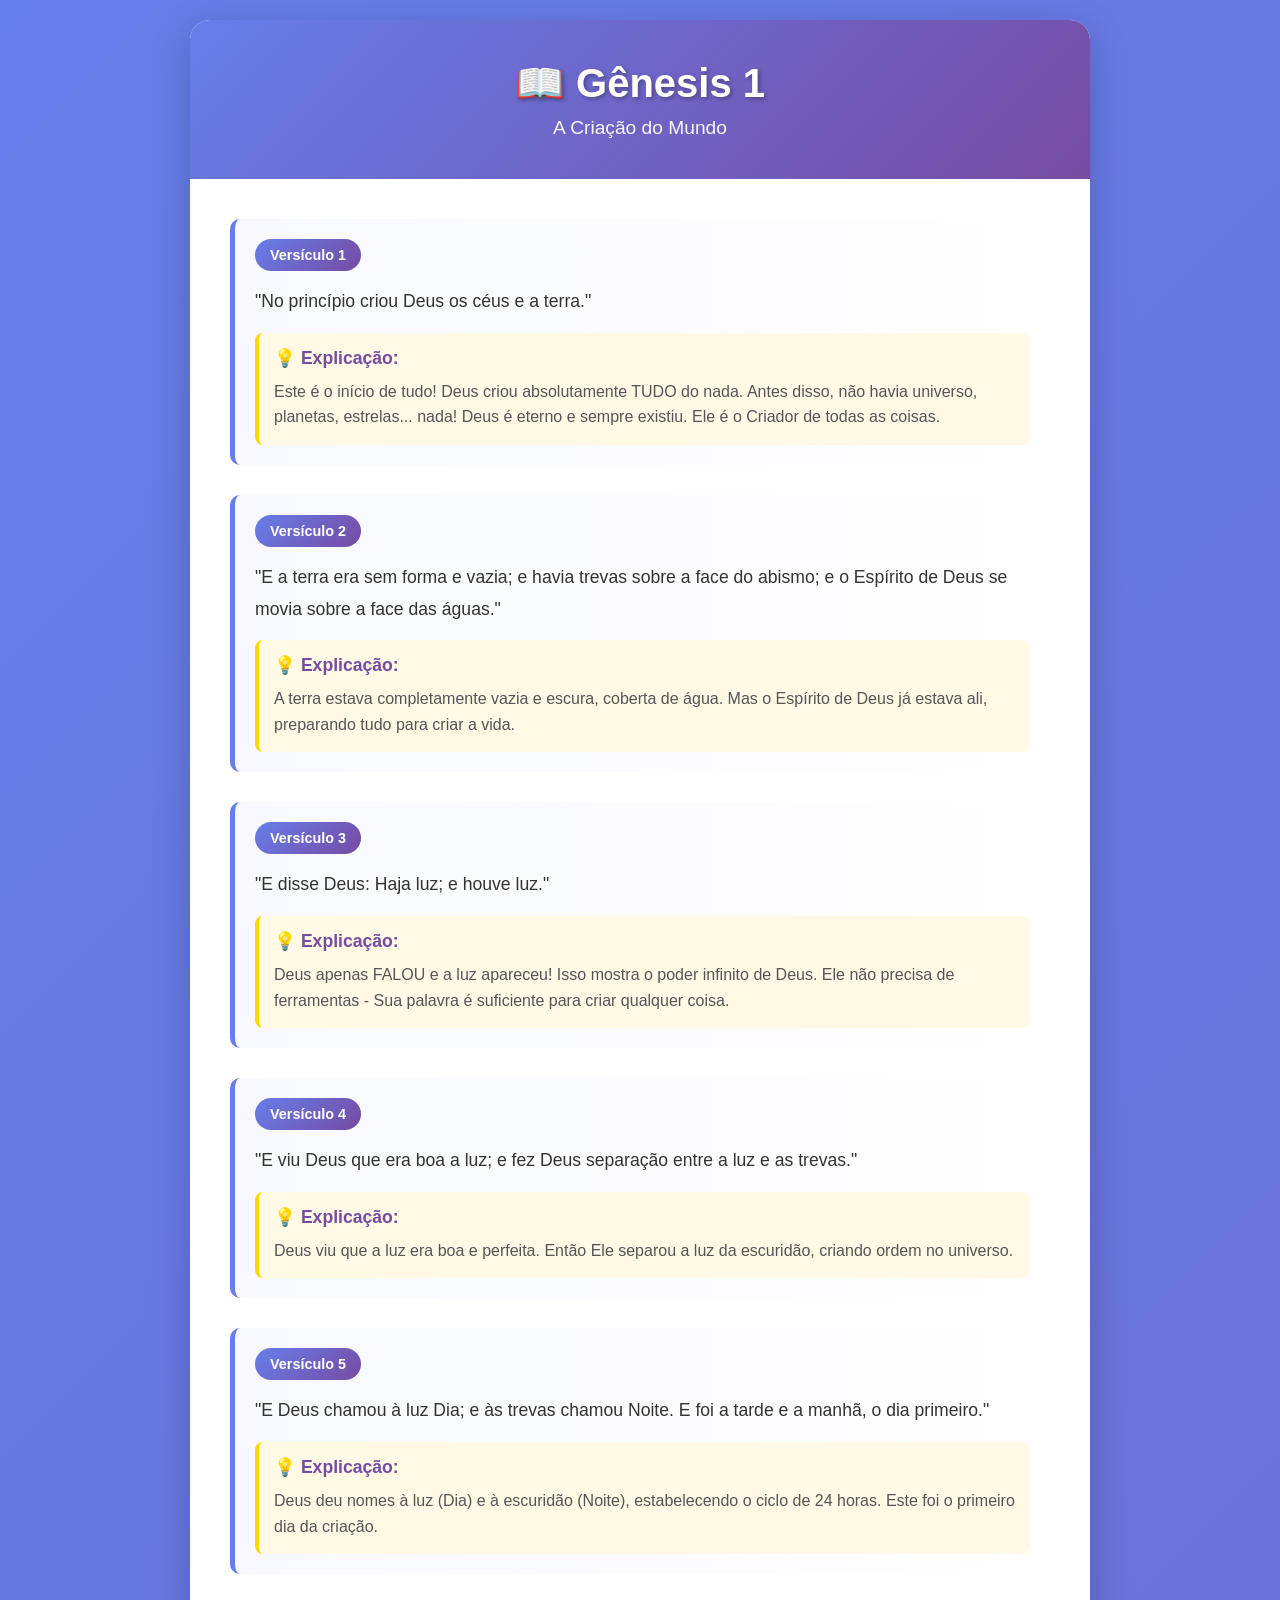
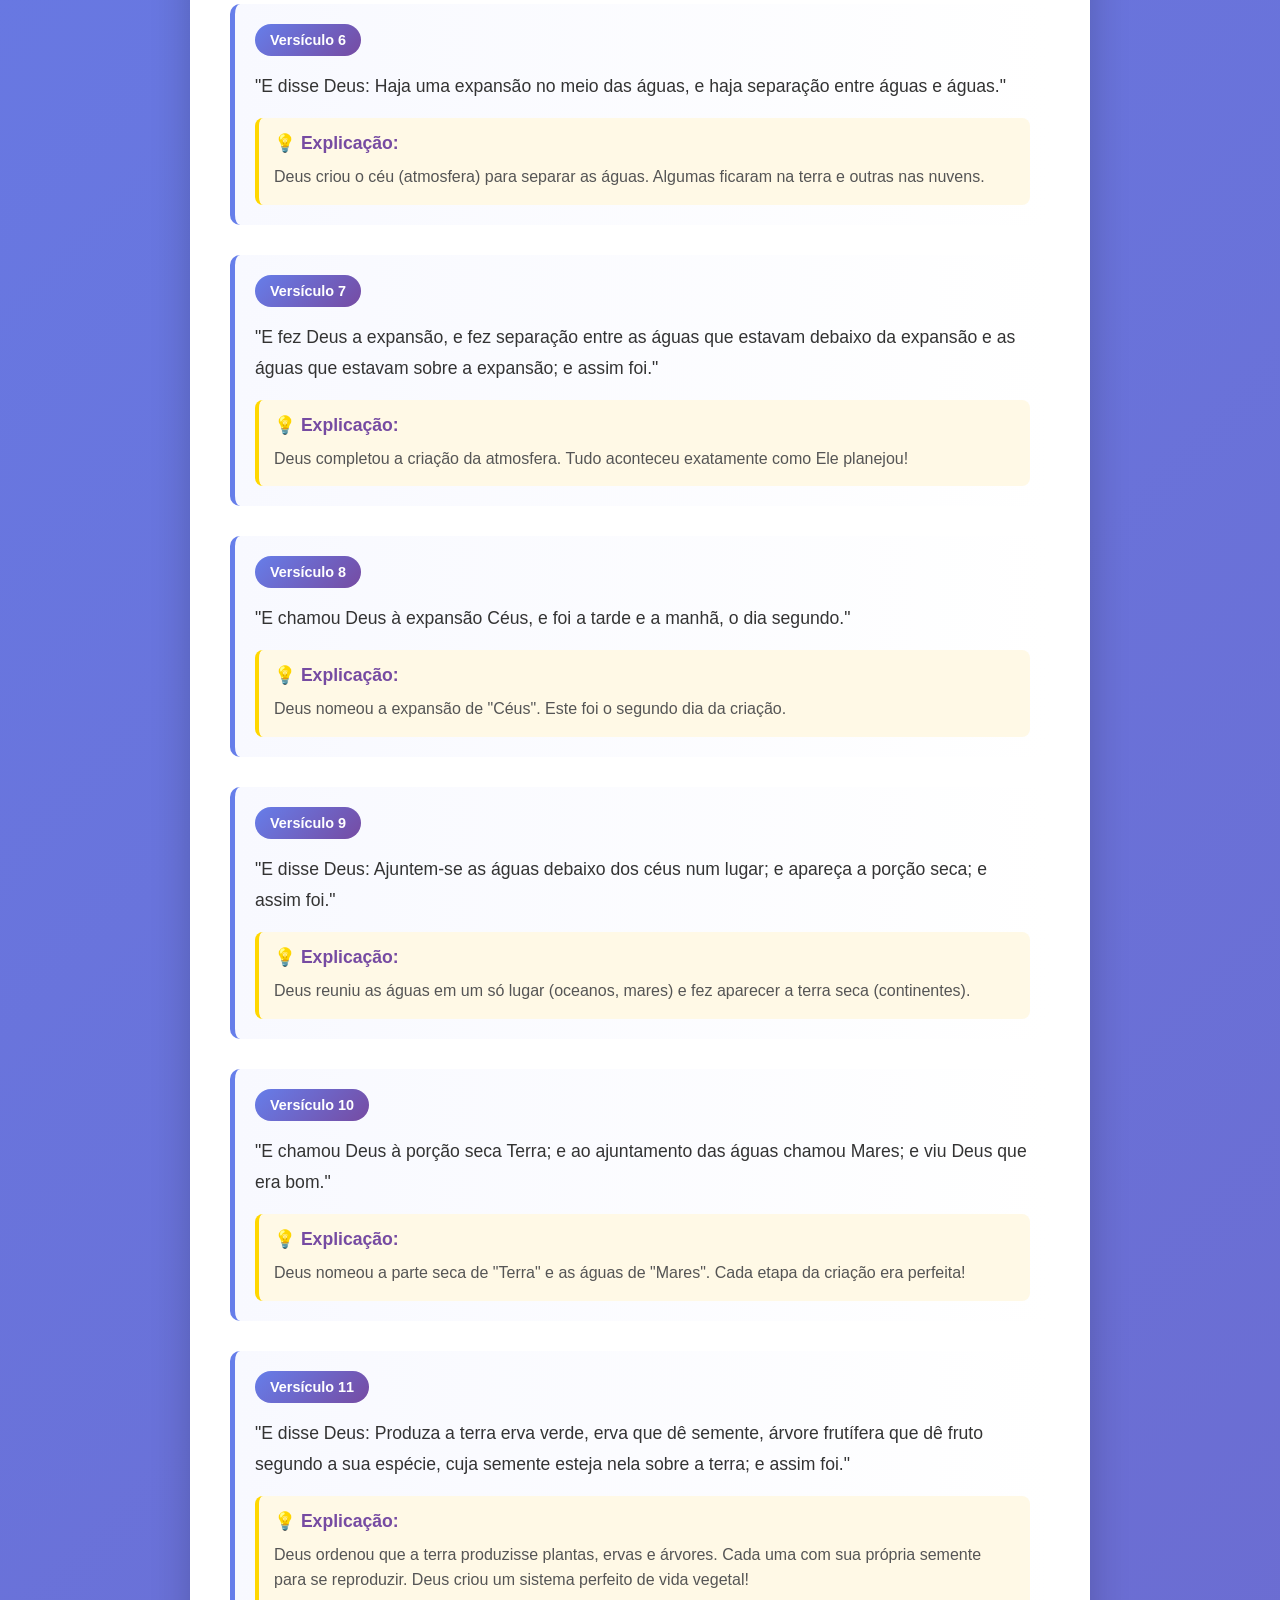
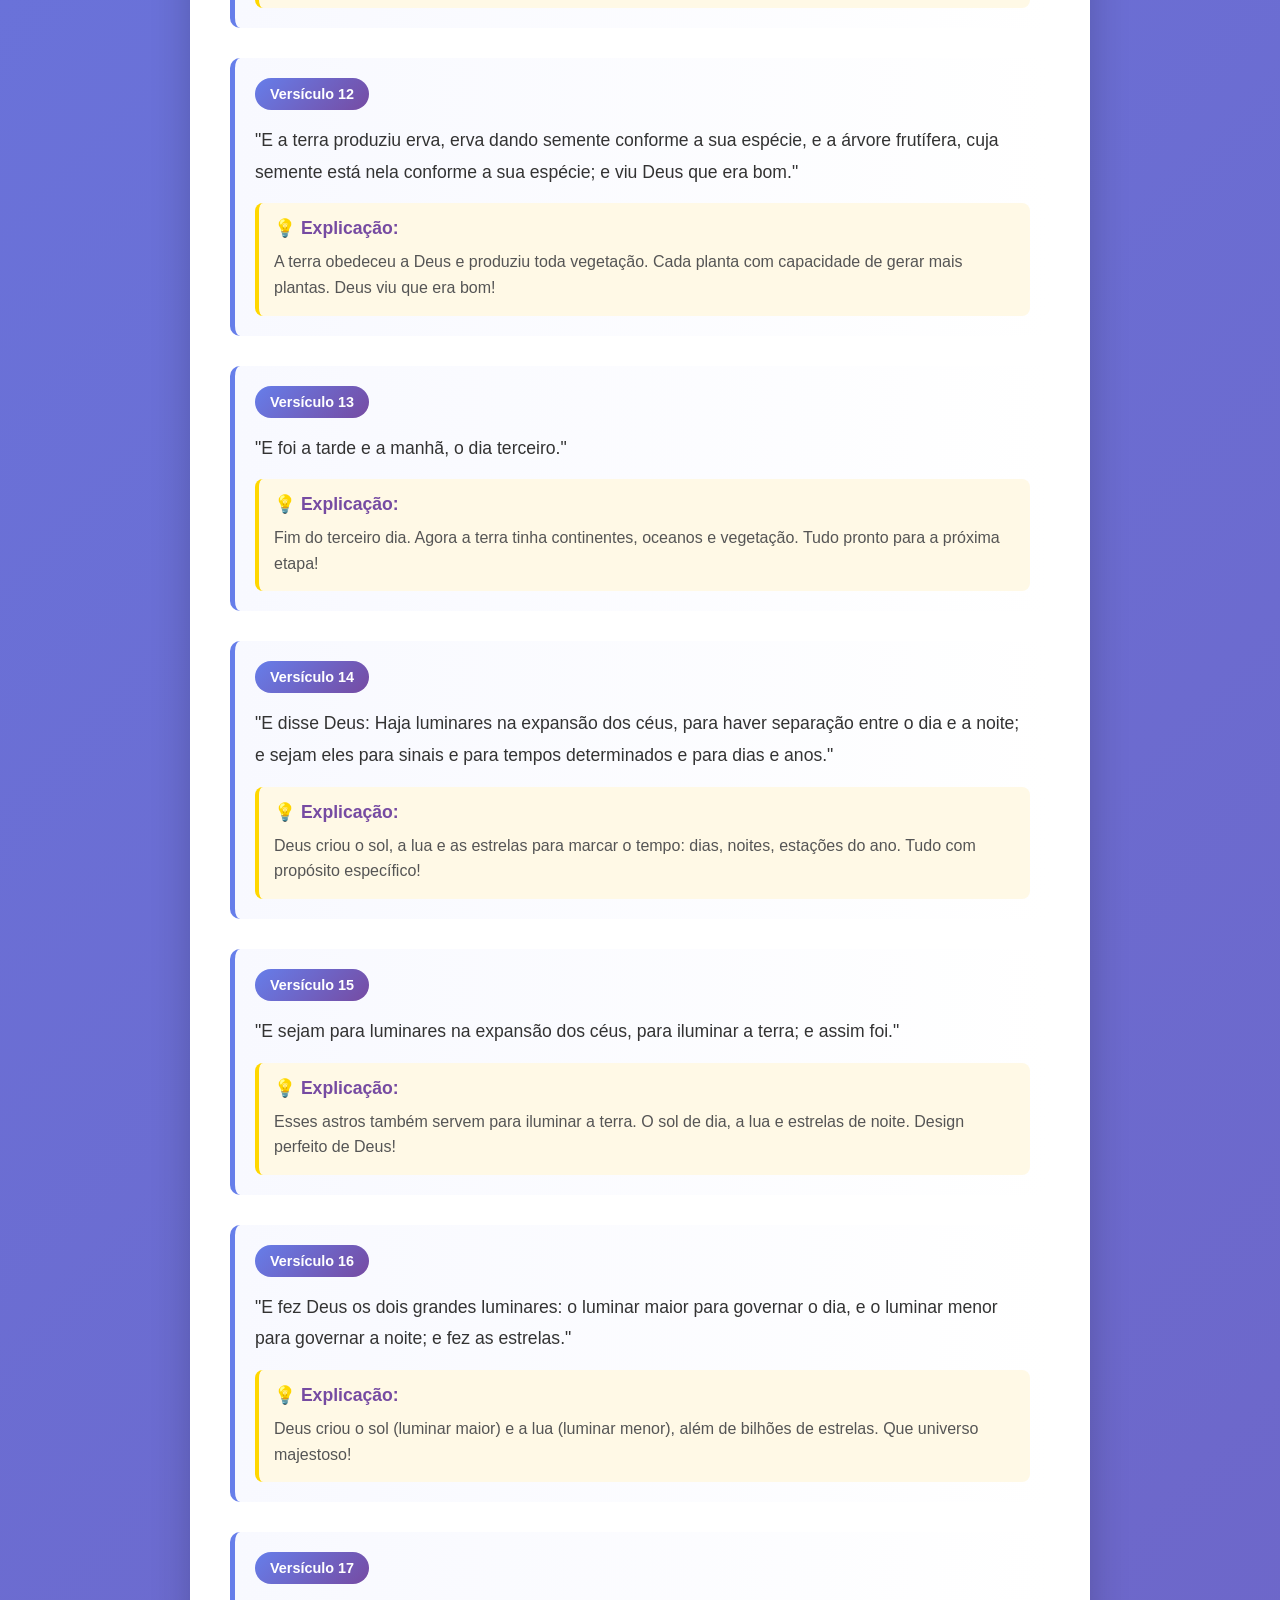
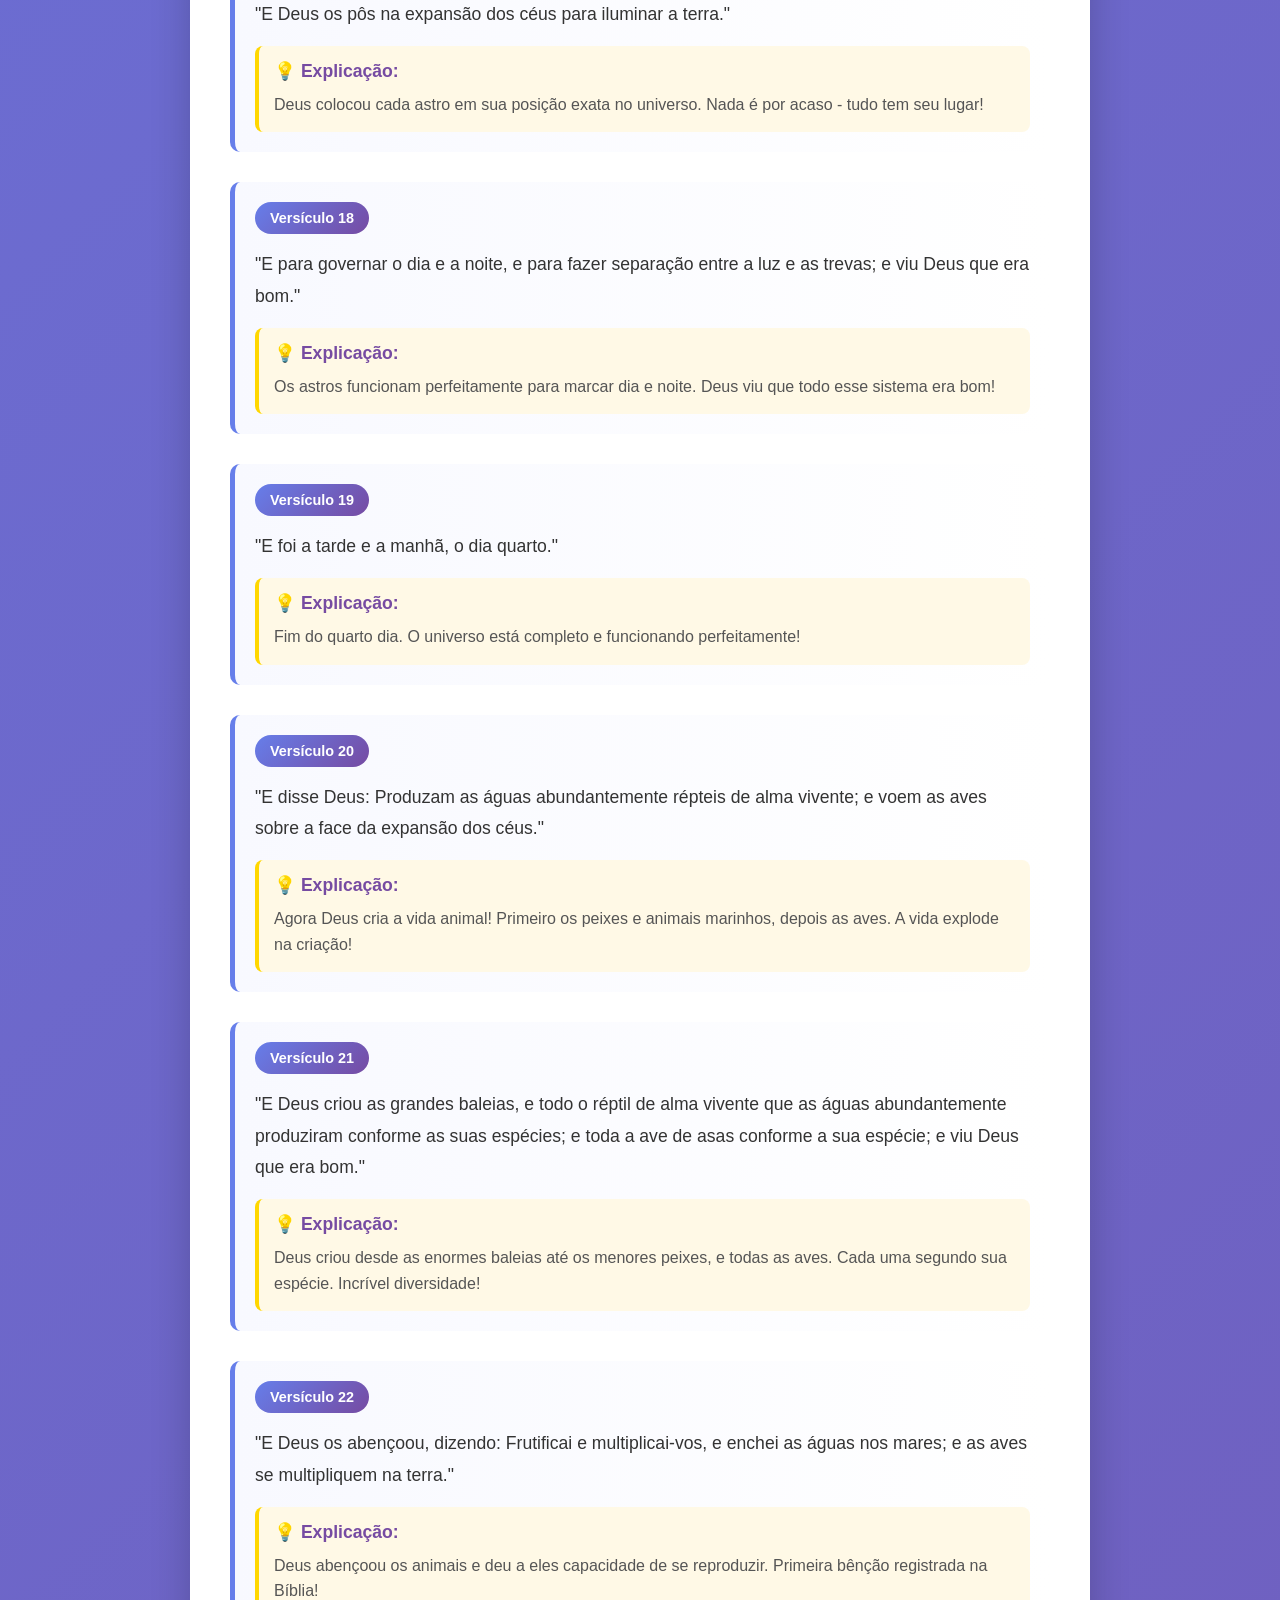
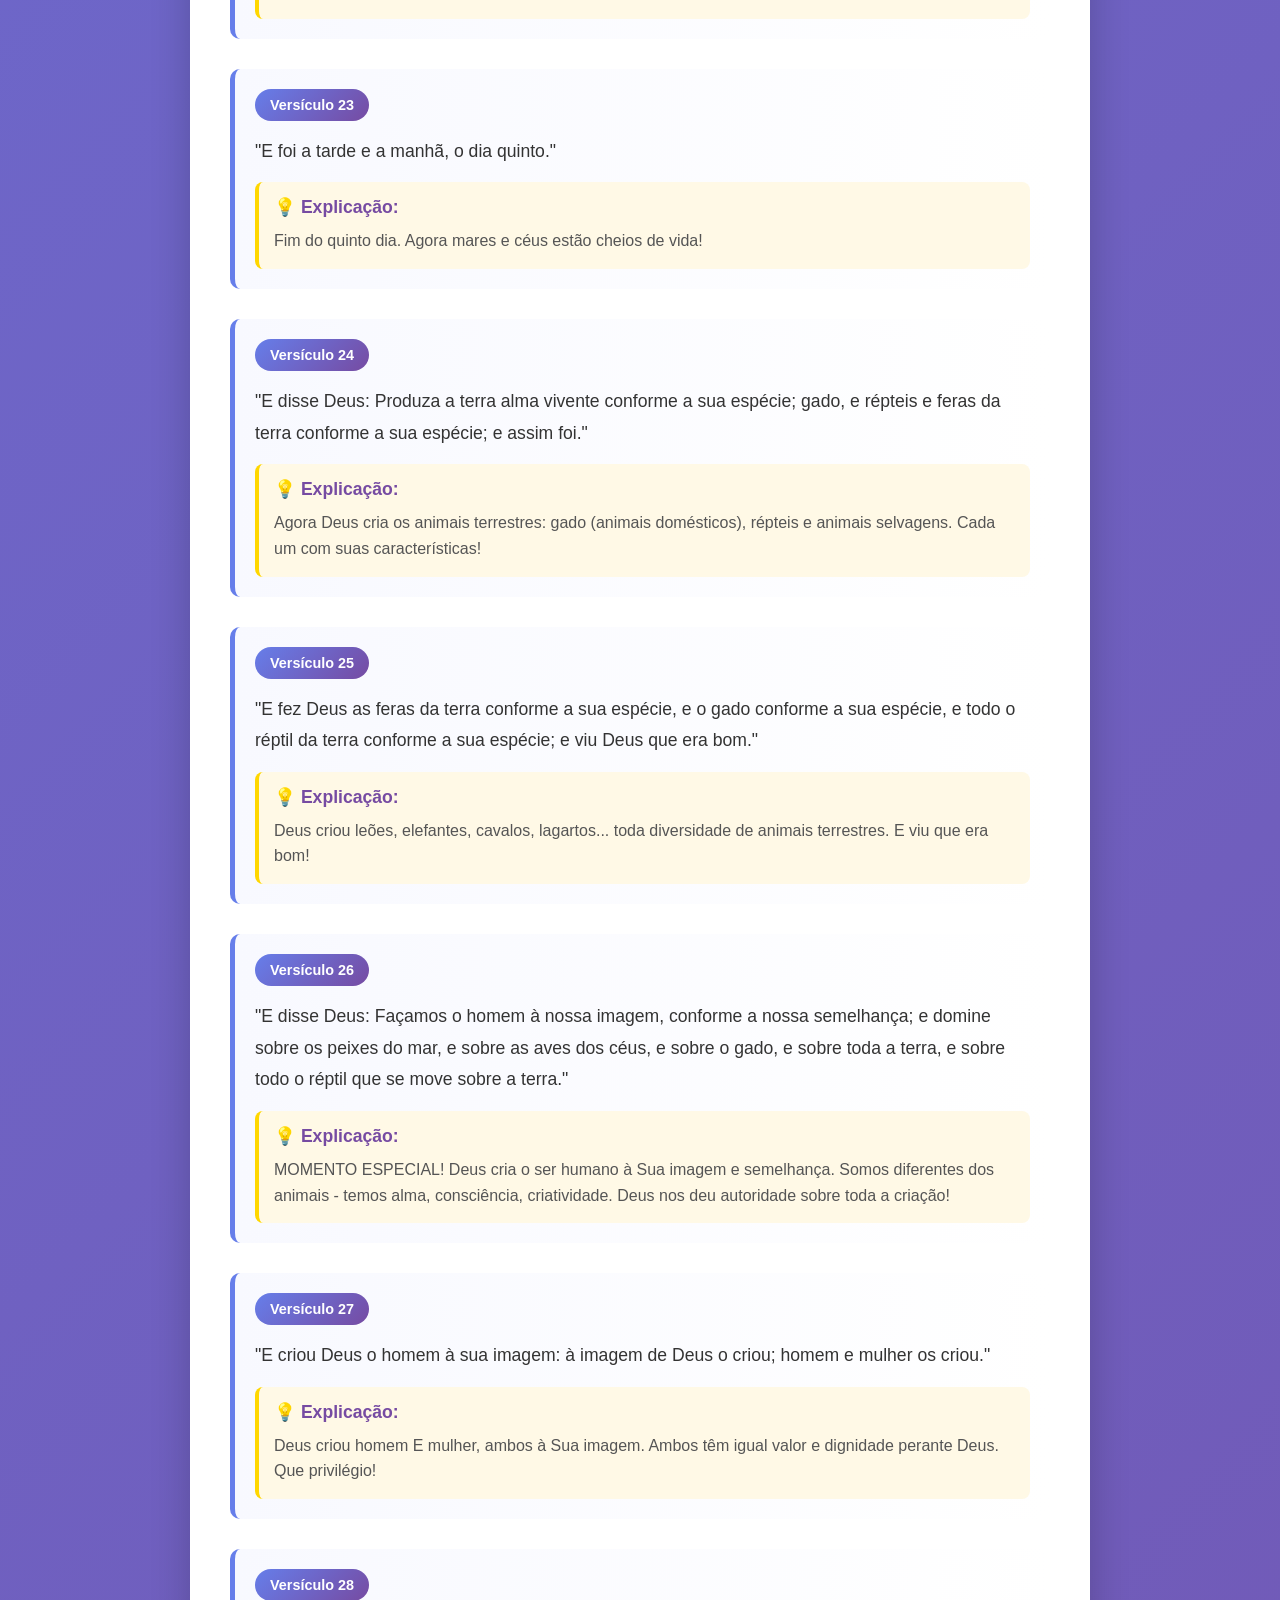
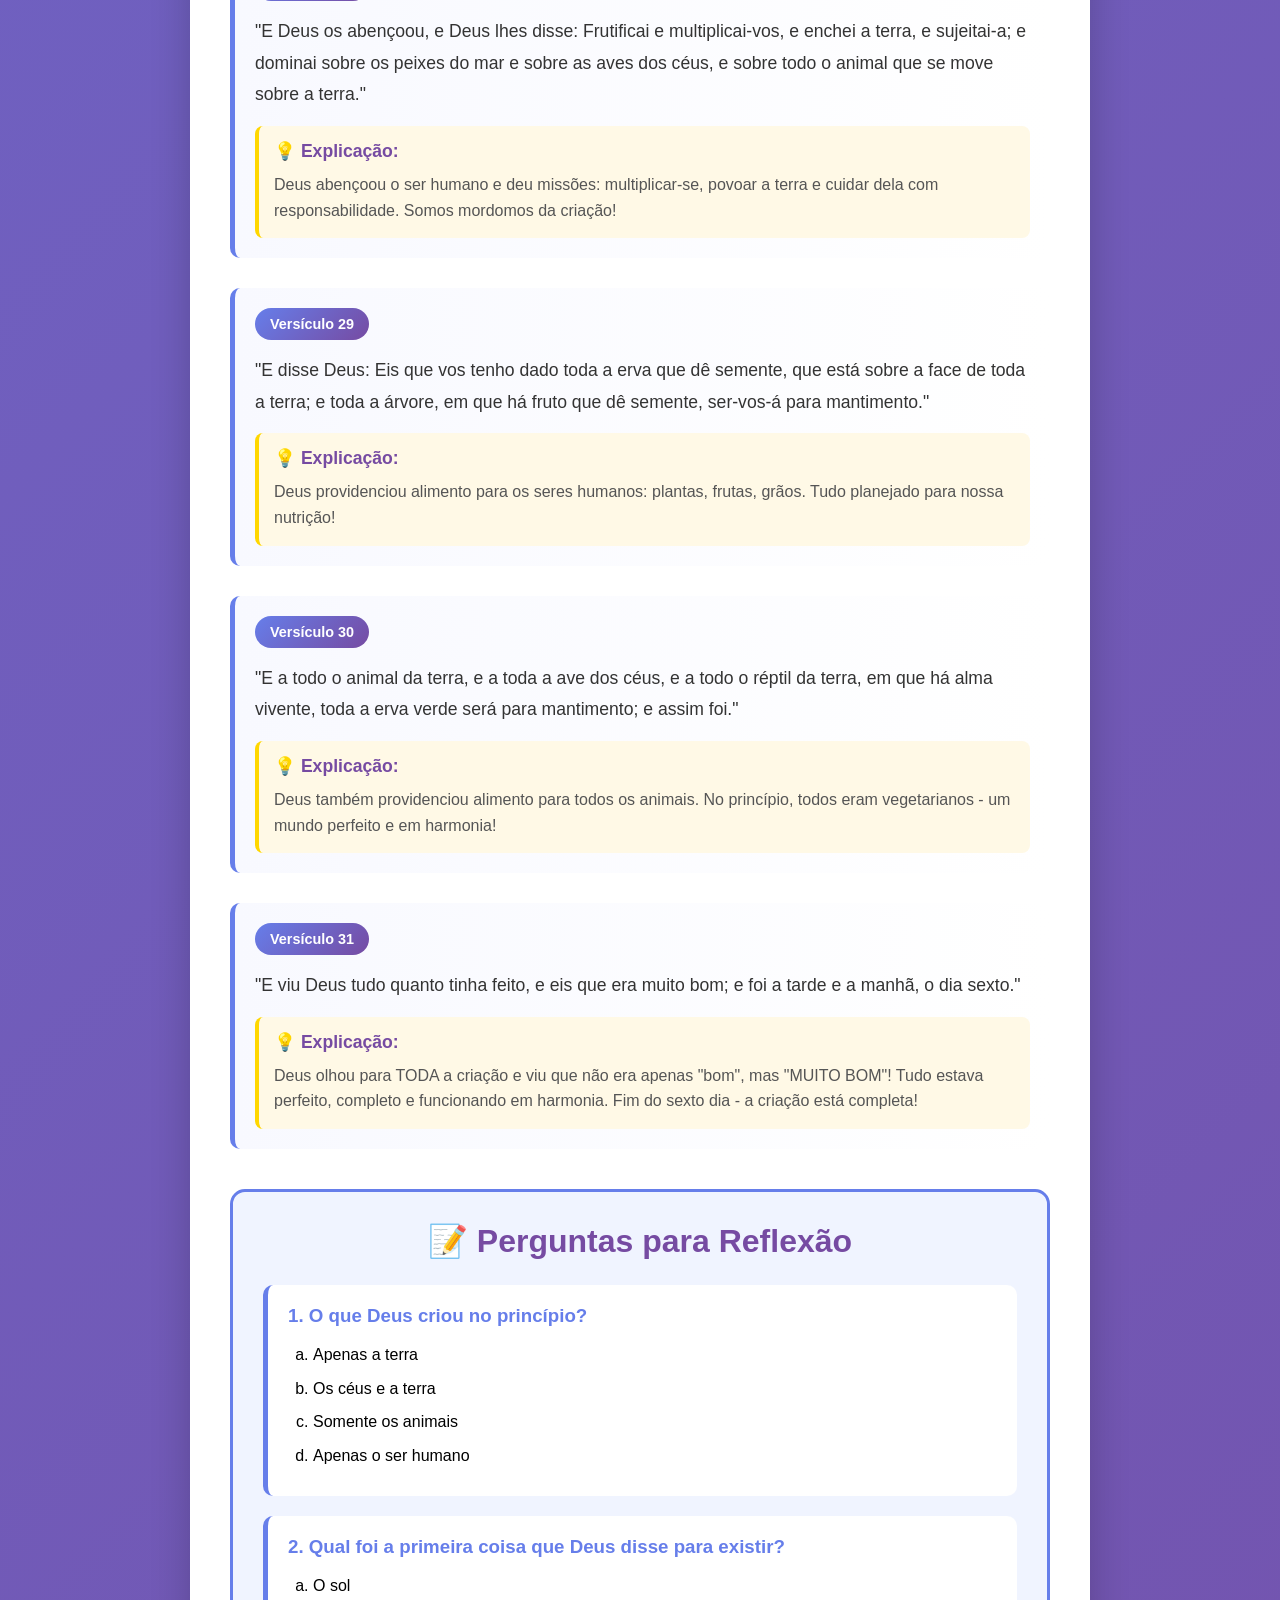
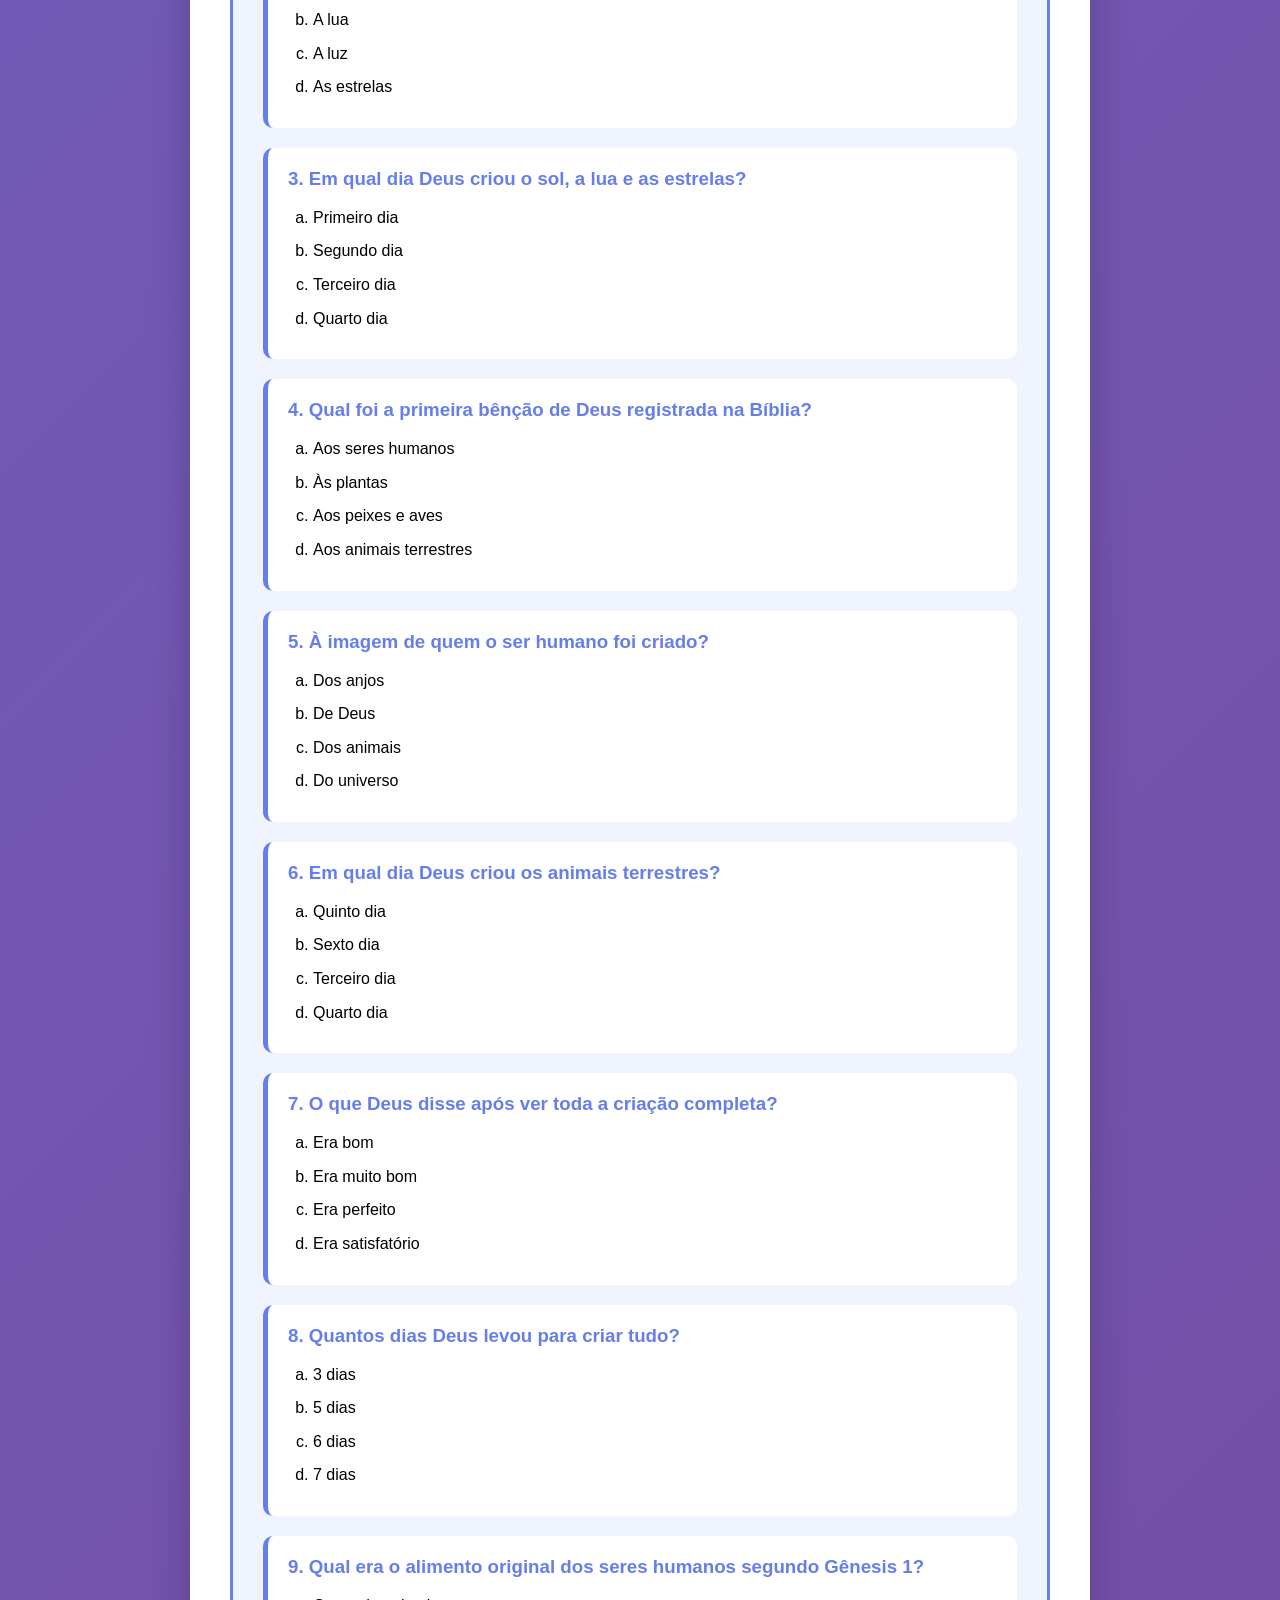
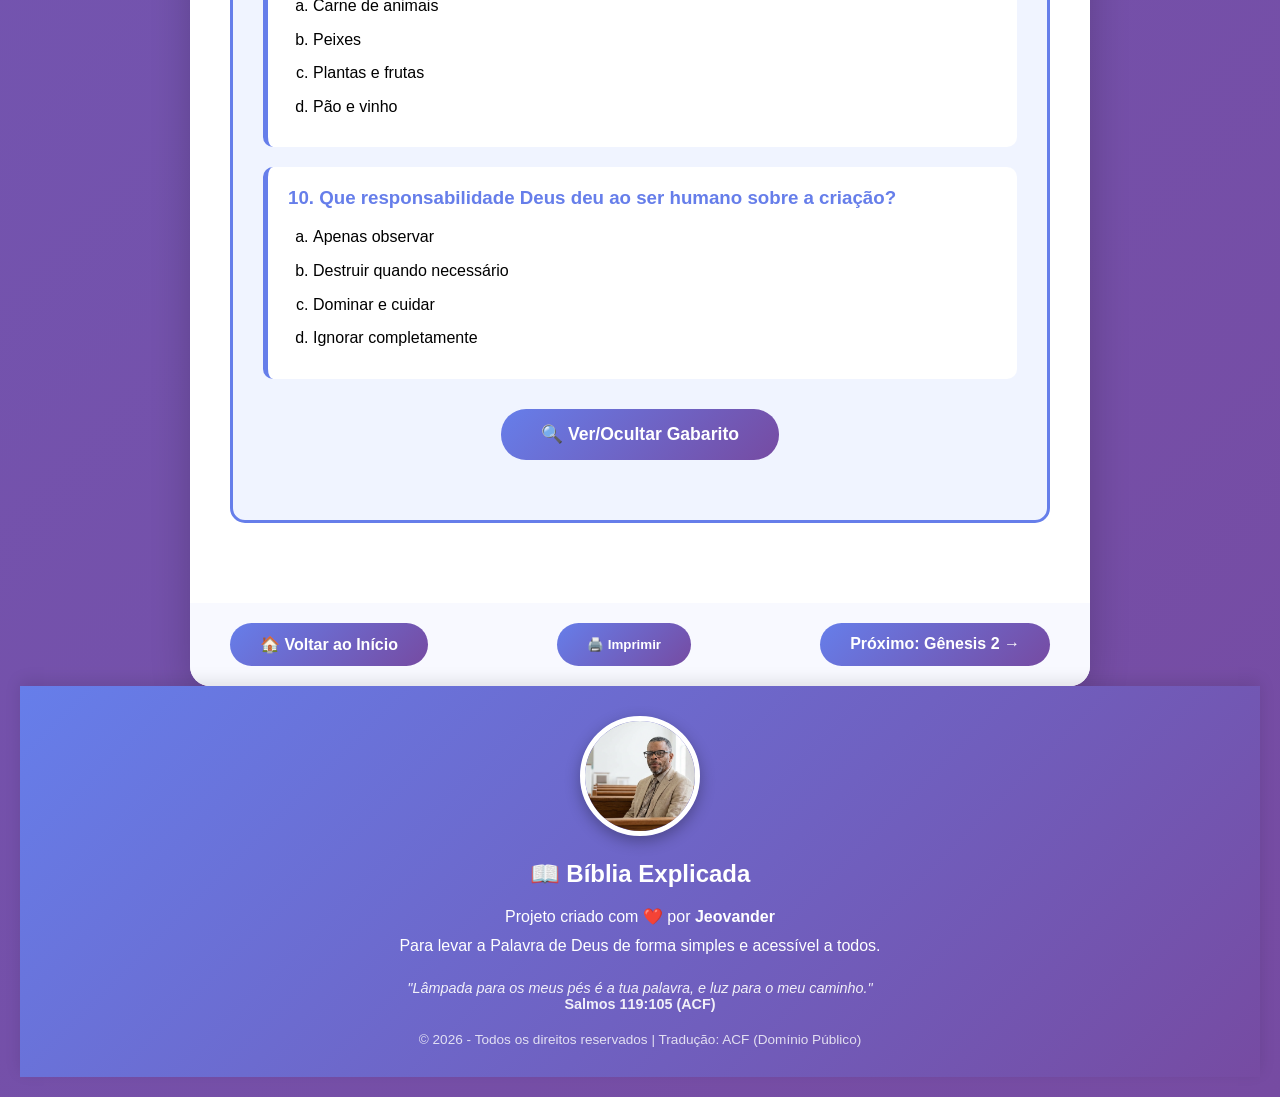
<file: index.html>
<!DOCTYPE html>
<html lang="pt-BR">
<head>
    <meta charset="UTF-8">
    <meta http-equiv="refresh" content="0; url=genesis-1.html">
    <title>Carregando Bíblia Explicada...</title>
        <!-- Meta Tags para Redes Sociais -->
    <meta property="og:title" content="Bíblia Explicada - Estudos Bíblicos Interativos">
    <meta property="og:description" content="Estude a Palavra de Deus de forma prática e interativa. Site em construção - Devagar e sempre!">
    <meta property="og:image" content="https://jeovander.github.io/biblia-explicada/capa.jpg.jpg">
    <meta property="og:url" content="https://jeovander.github.io/biblia-explicada/">
    <meta property="og:type" content="website">
    
    <!-- Meta Tags para Twitter -->
    <meta name="twitter:card" content="summary_large_image">
    <meta name="twitter:title" content="Bíblia Explicada - Estudos Bíblicos Interativos">
    <meta name="twitter:description" content="Estude a Palavra de Deus de forma prática e interativa. Site em construção!">
    <meta name="twitter:image" content="https://jeovander.github.io/biblia-explicada/capa.jpg.jpg">

</head>
<body>
    <p>Redirecionando para o estudo...</p>
</body>
</html>
</file>
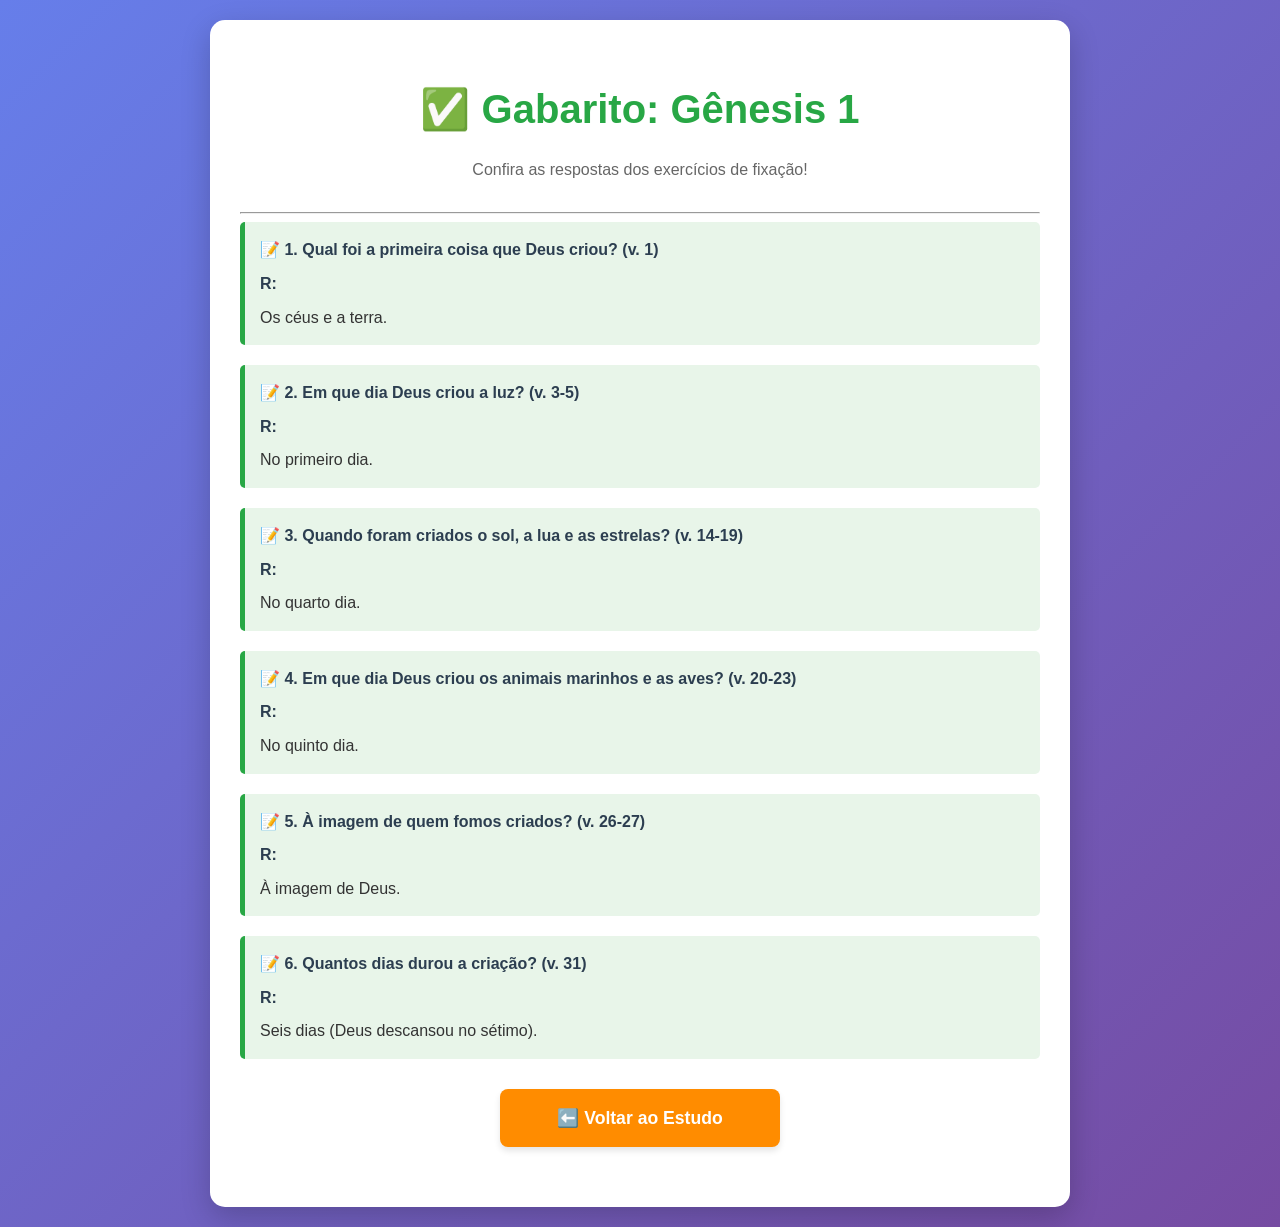
<file: gabarito-genesis-1.html>
<!DOCTYPE html>
<html lang="pt-BR">
<head>
    <meta charset="UTF-8">
    <meta name="viewport" content="width=device-width, initial-scale=1.0">
    <title>Gabarito - Gênesis 1</title>
    <style>
        body { 
            font-family: 'Segoe UI', Tahoma, Geneva, Verdana, sans-serif; 
            background: linear-gradient(135deg, #667eea 0%, #764ba2 100%);
            color: #333; 
            line-height: 1.6; 
            margin: 0; 
            padding: 20px; 
        }
        .container { 
            max-width: 800px; 
            margin: auto; 
            background: #fff; 
            padding: 30px; 
            border-radius: 15px; 
            box-shadow: 0 10px 30px rgba(0,0,0,0.2); 
        }
        h1 { 
            text-align: center; 
            color: #28a745; 
            font-size: 2.5em;
            margin-bottom: 10px;
        }
        .subtitulo {
            text-align: center;
            color: #666;
            margin-bottom: 30px;
        }
        .resposta { 
            background-color: #e8f5e9; 
            padding: 15px; 
            border-left: 5px solid #28a745; 
            margin-bottom: 20px; 
            border-radius: 5px; 
        }
        .resposta strong {
            color: #2c3e50;
            display: block;
            margin-bottom: 8px;
        }
        .voltar-btn { 
            display: block; 
            width: 250px; 
            margin: 30px auto; 
            padding: 15px; 
            background-color: #ff8c00; 
            color: white; 
            text-align: center; 
            text-decoration: none; 
            border-radius: 8px; 
            font-weight: bold; 
            font-size: 1.1em;
            box-shadow: 0 4px 6px rgba(0,0,0,0.1);
        }
        .voltar-btn:hover { 
            background-color: #e07b00; 
            transform: scale(1.05);
            transition: all 0.3s;
        }
    </style>
</head>
<body>
    <div class="container">
        <h1>✅ Gabarito: Gênesis 1</h1>
        <p class="subtitulo">Confira as respostas dos exercícios de fixação!</p>
        <hr>

        <div class="resposta">
            <strong>📝 1. Qual foi a primeira coisa que Deus criou? (v. 1)</strong>
            <strong>R:</strong> Os céus e a terra.
        </div>

        <div class="resposta">
            <strong>📝 2. Em que dia Deus criou a luz? (v. 3-5)</strong>
            <strong>R:</strong> No primeiro dia.
        </div>

        <div class="resposta">
            <strong>📝 3. Quando foram criados o sol, a lua e as estrelas? (v. 14-19)</strong>
            <strong>R:</strong> No quarto dia.
        </div>

        <div class="resposta">
            <strong>📝 4. Em que dia Deus criou os animais marinhos e as aves? (v. 20-23)</strong>
            <strong>R:</strong> No quinto dia.
        </div>

        <div class="resposta">
            <strong>📝 5. À imagem de quem fomos criados? (v. 26-27)</strong>
            <strong>R:</strong> À imagem de Deus.
        </div>

        <div class="resposta">
            <strong>📝 6. Quantos dias durou a criação? (v. 31)</strong>
            <strong>R:</strong> Seis dias (Deus descansou no sétimo).
        </div>

        <a href="genesis-1.html" class="voltar-btn">⬅️ Voltar ao Estudo</a>
    </div>
</body>
</html>
</file>
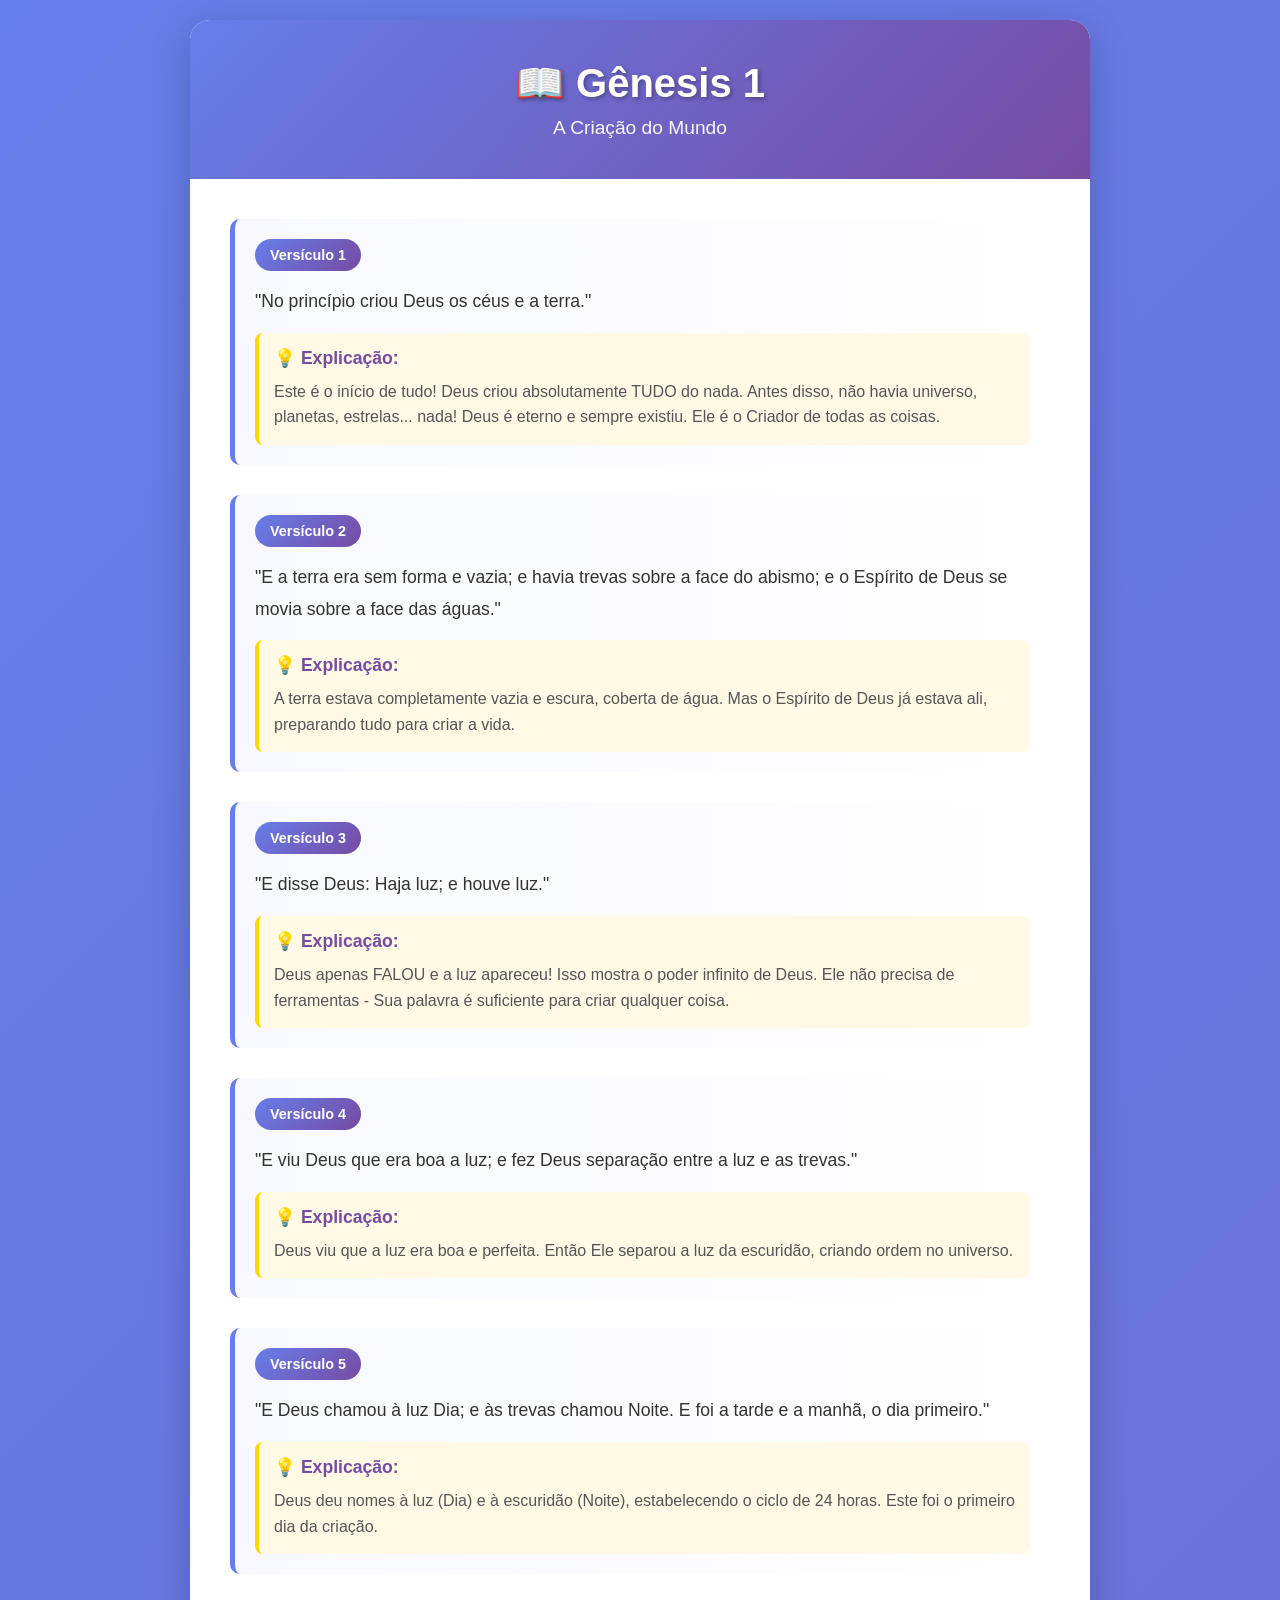
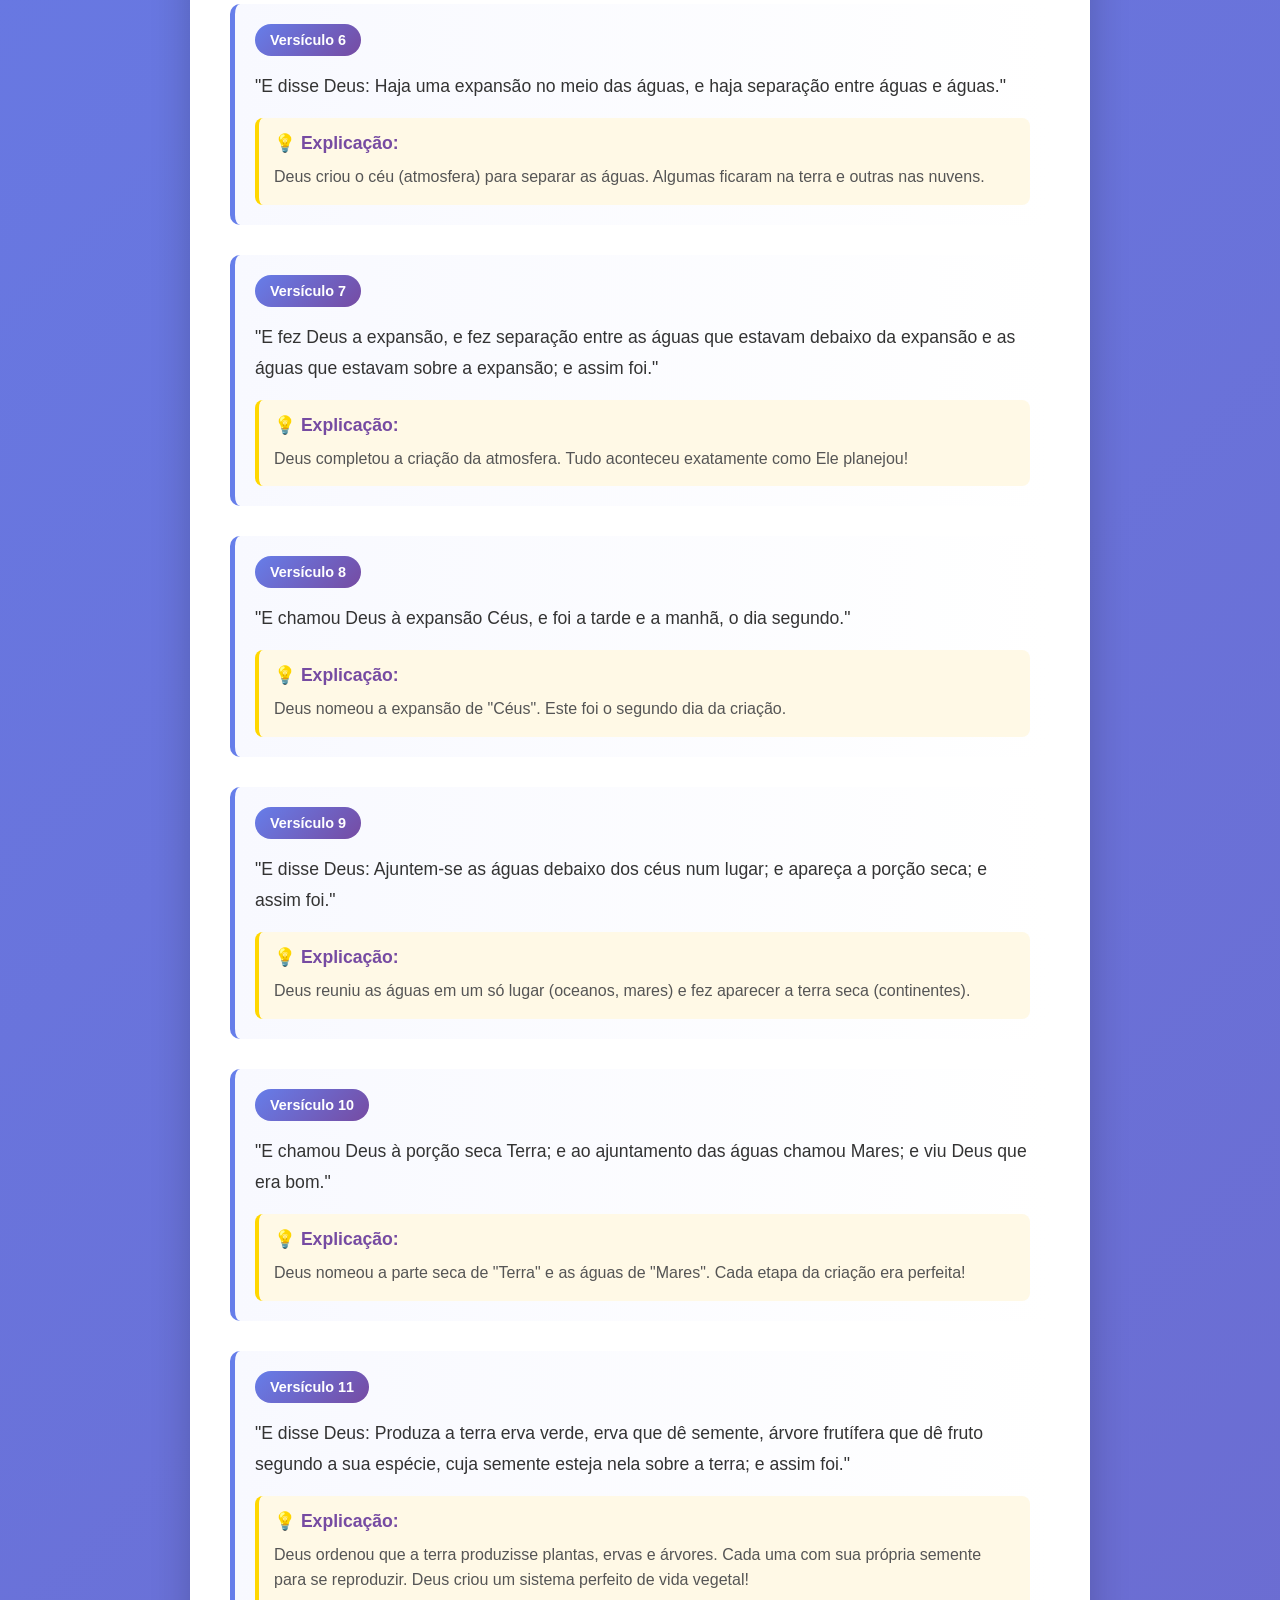
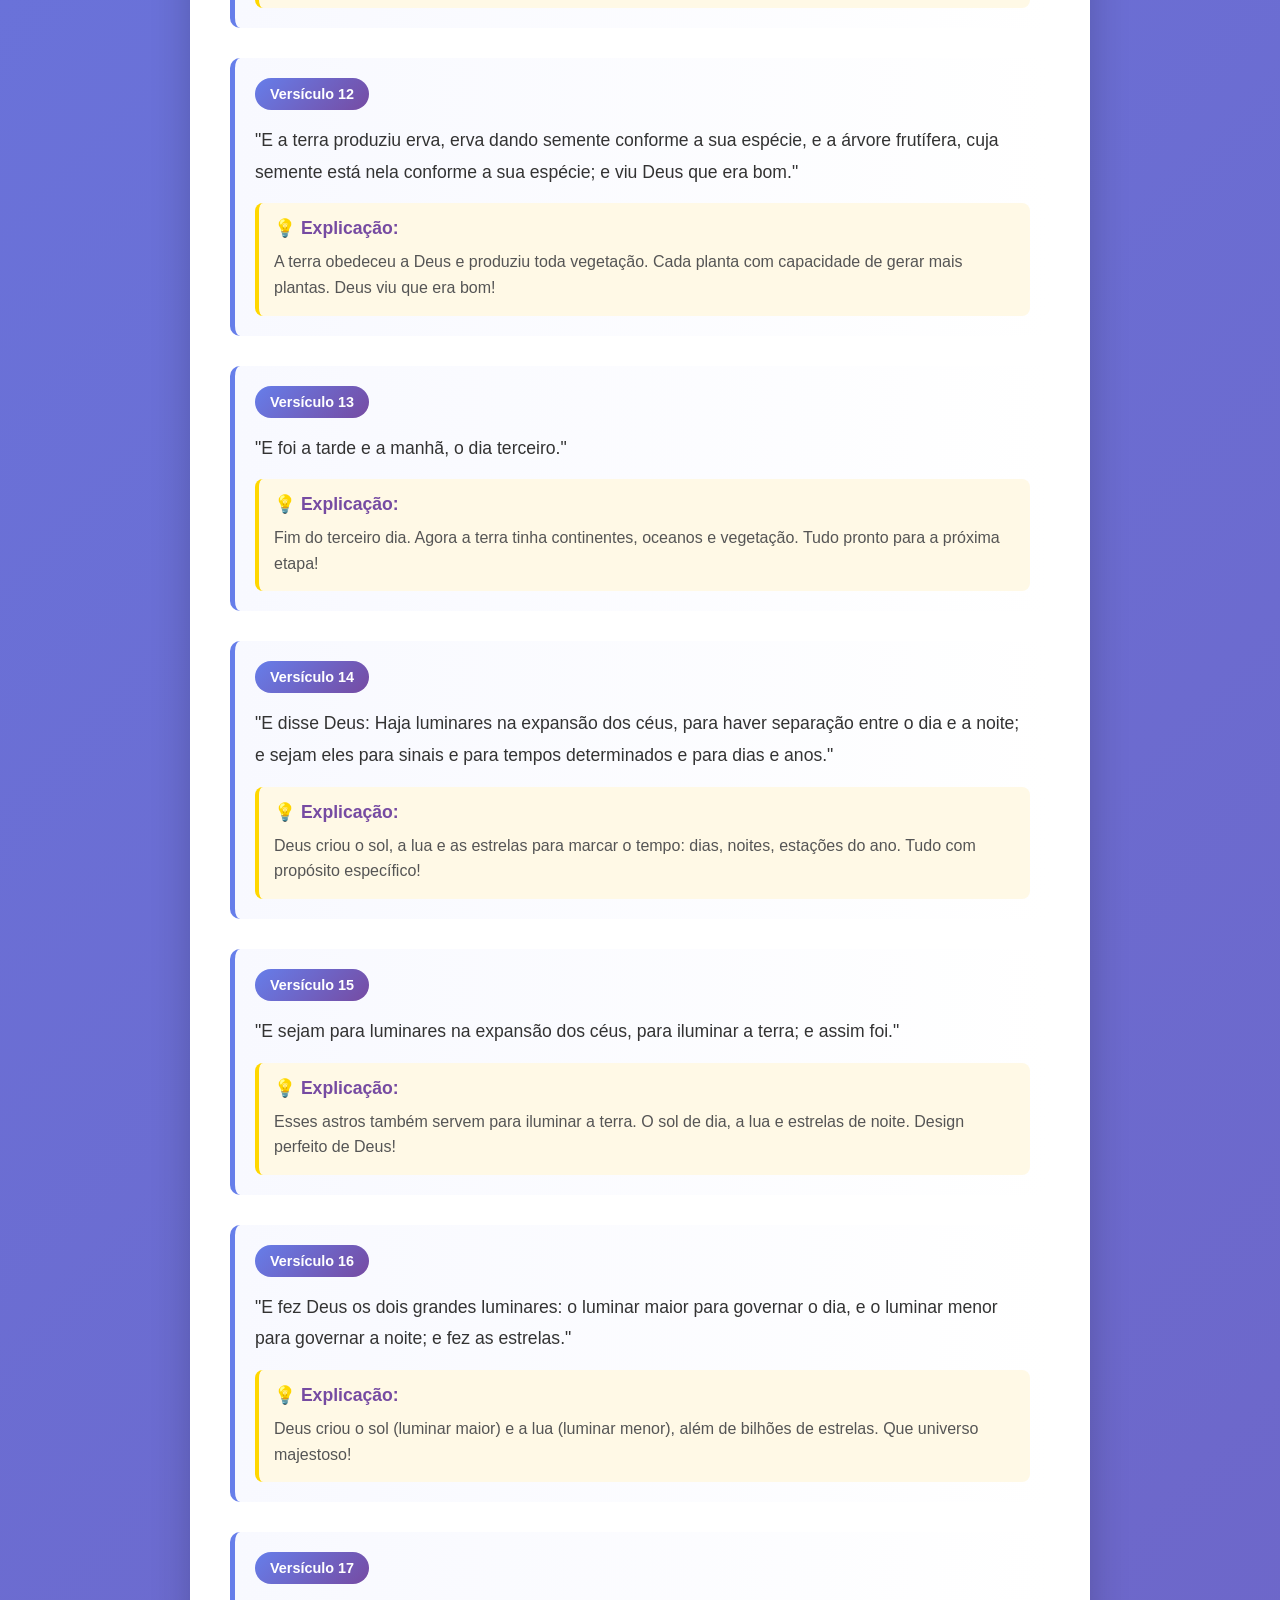
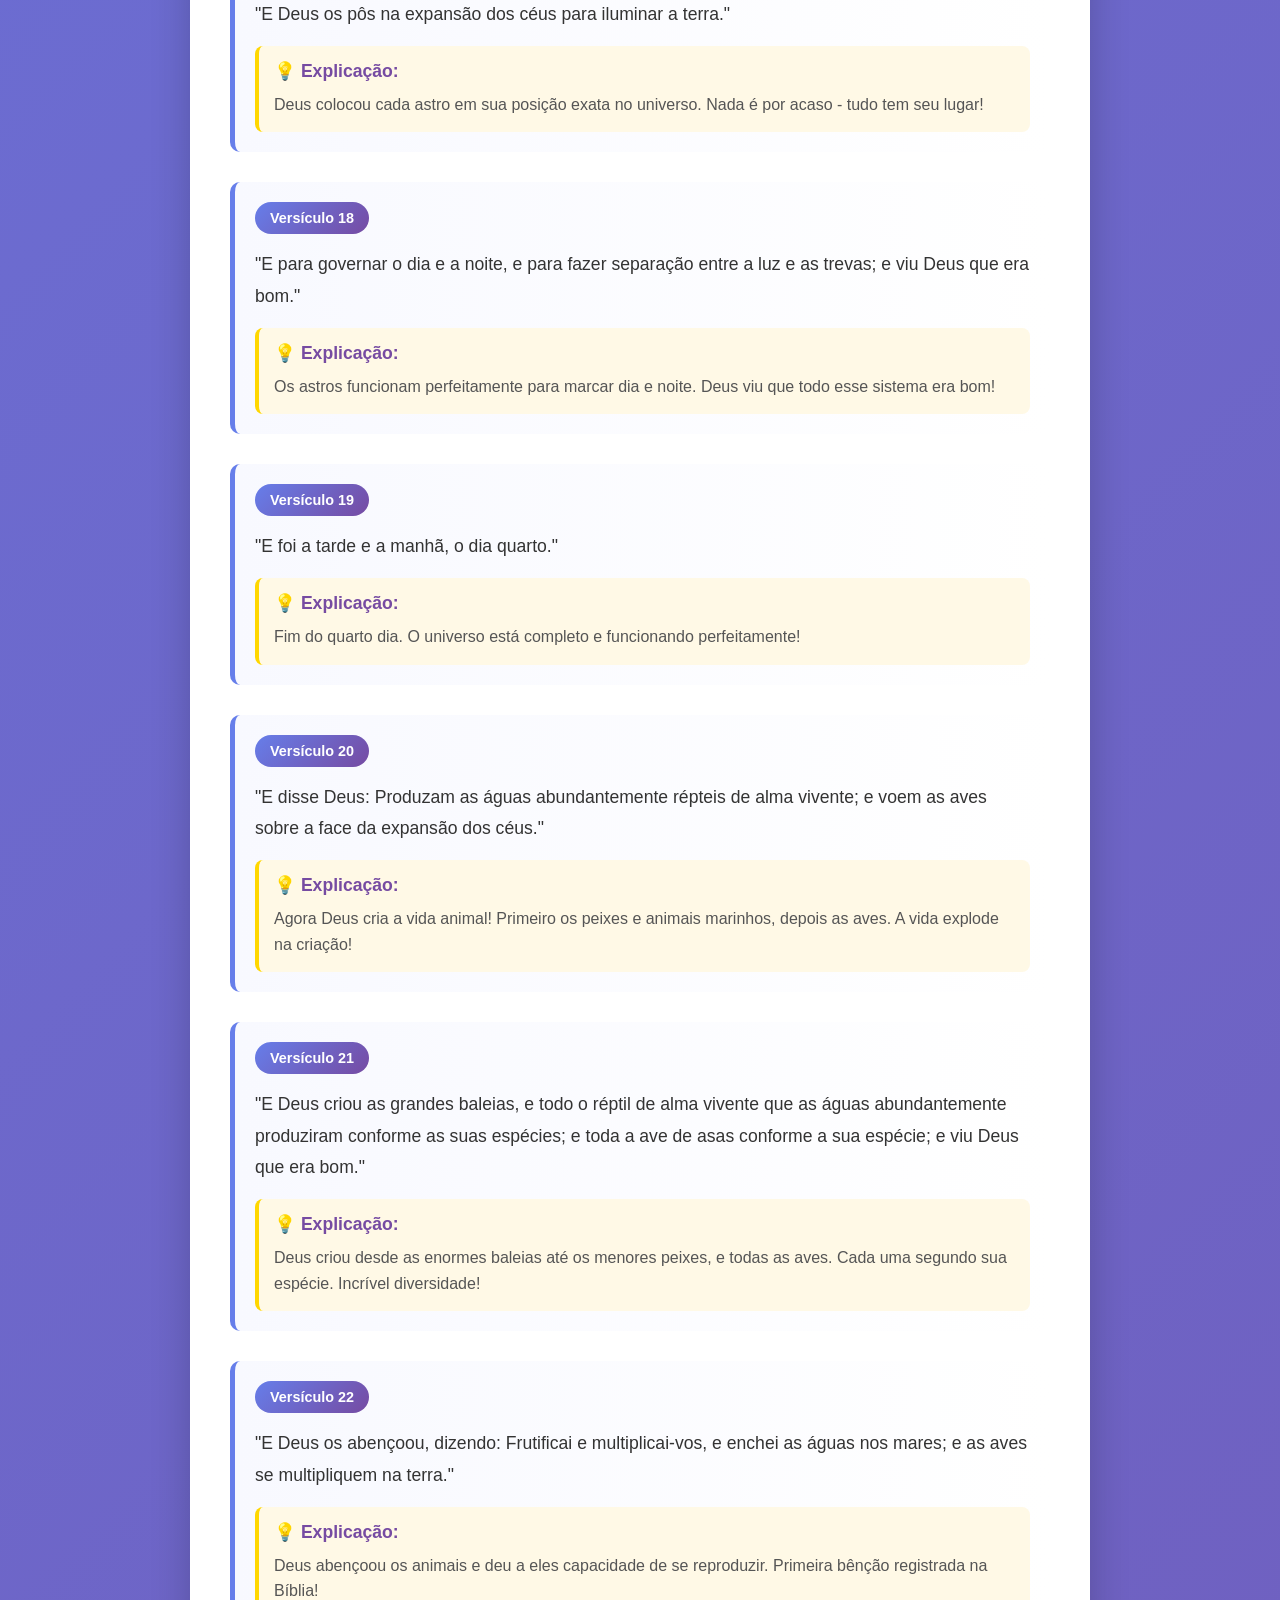
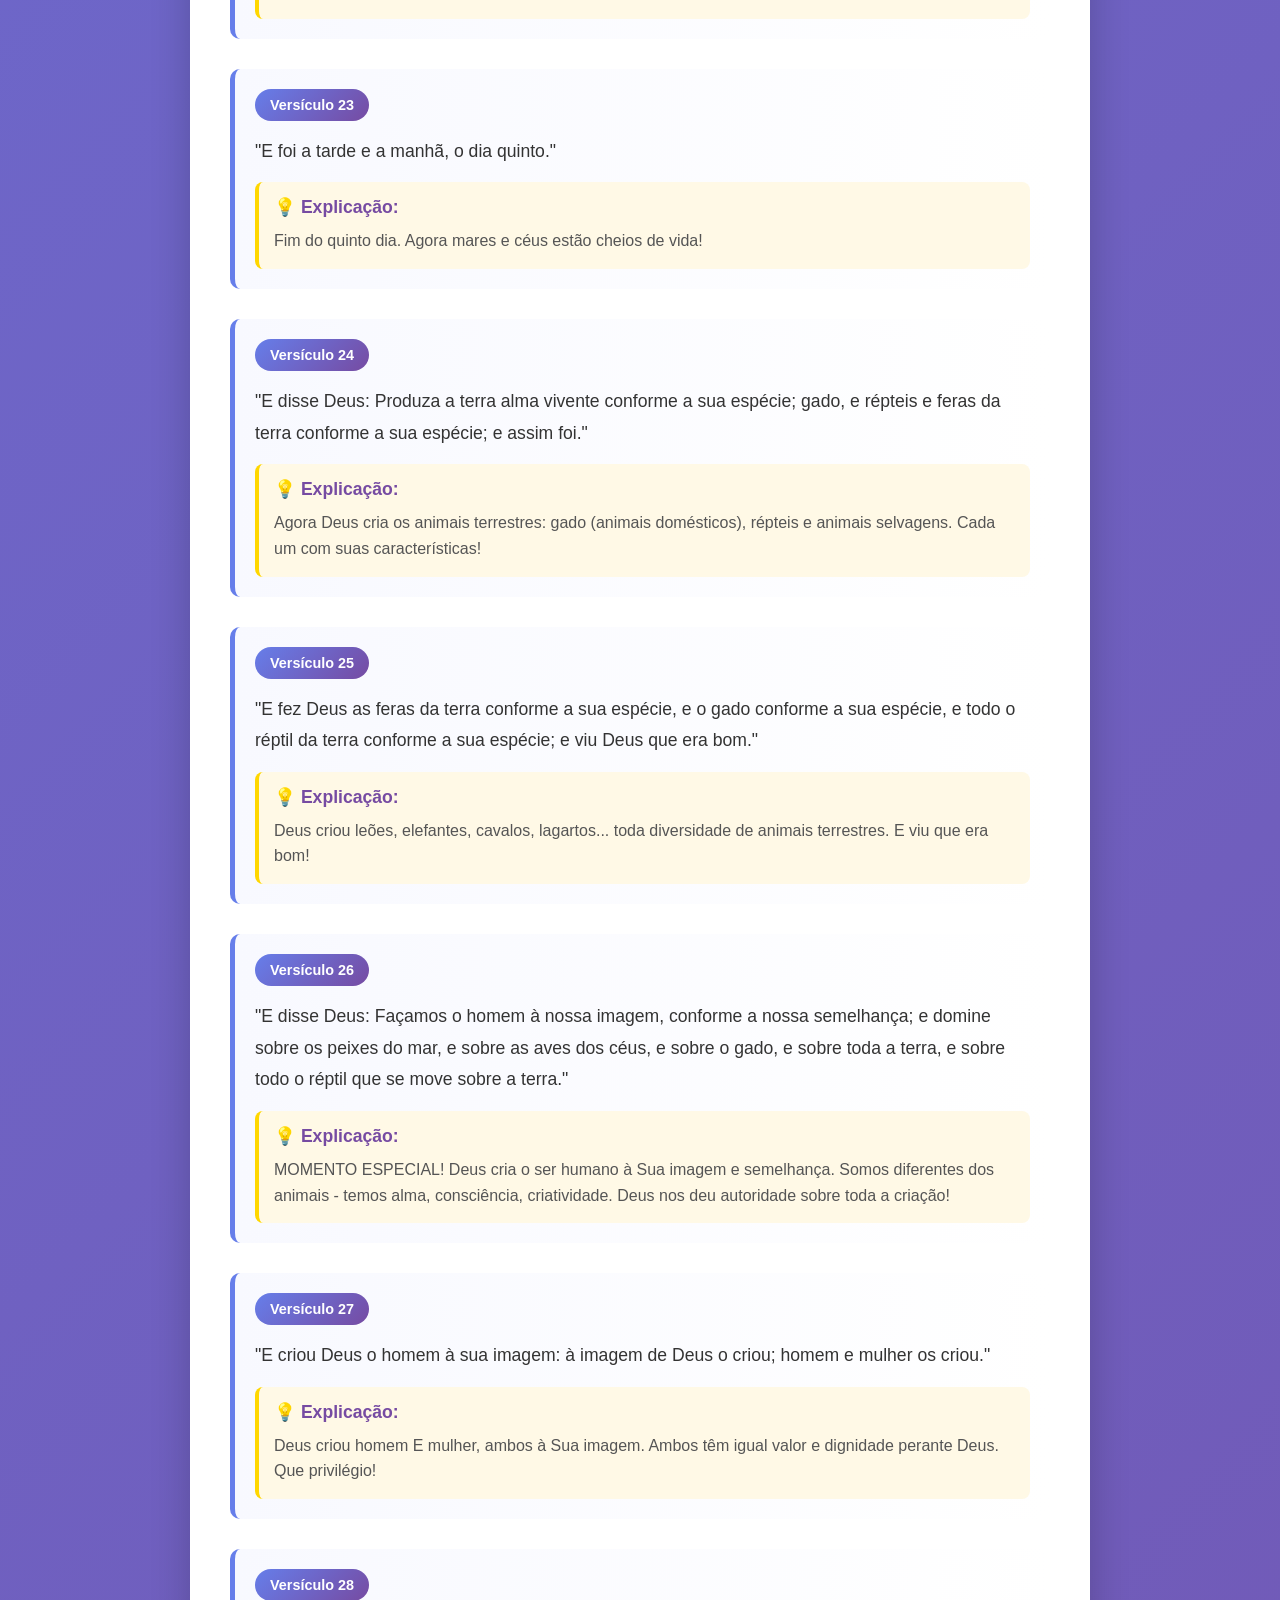
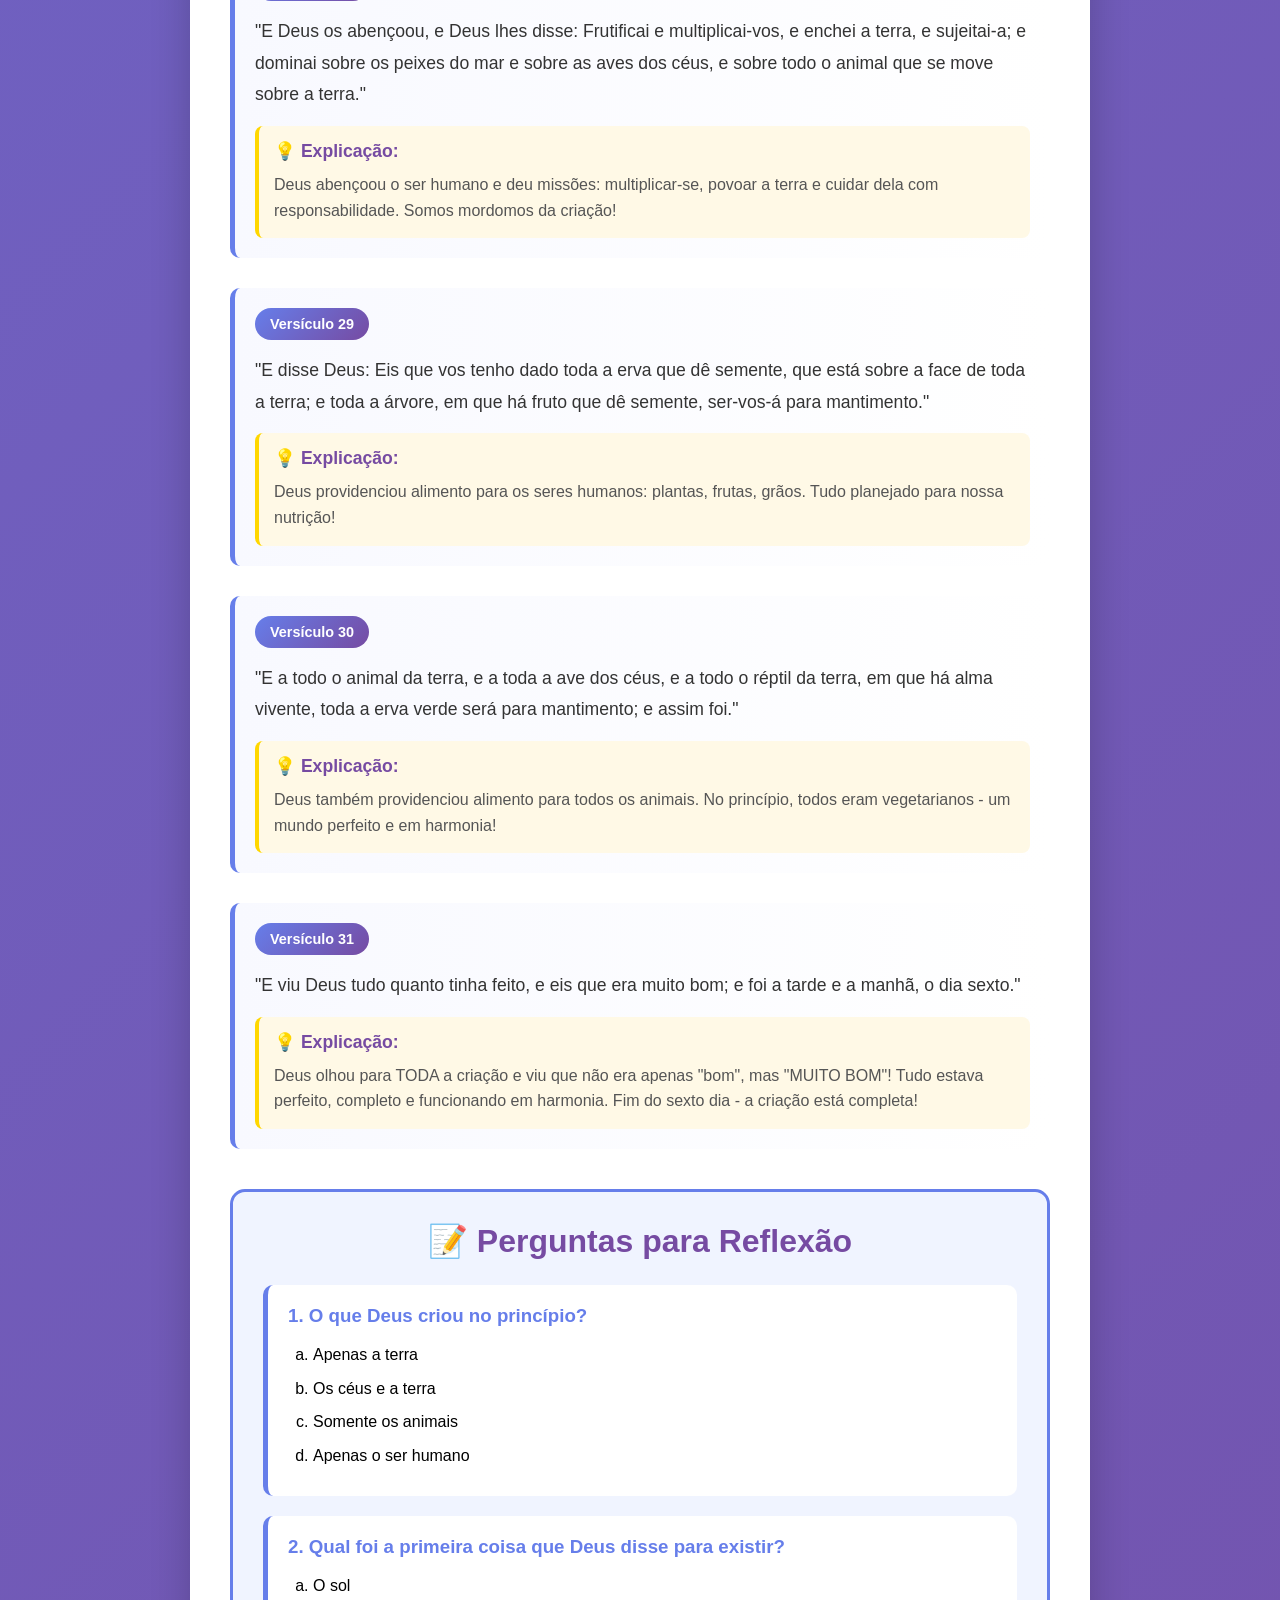
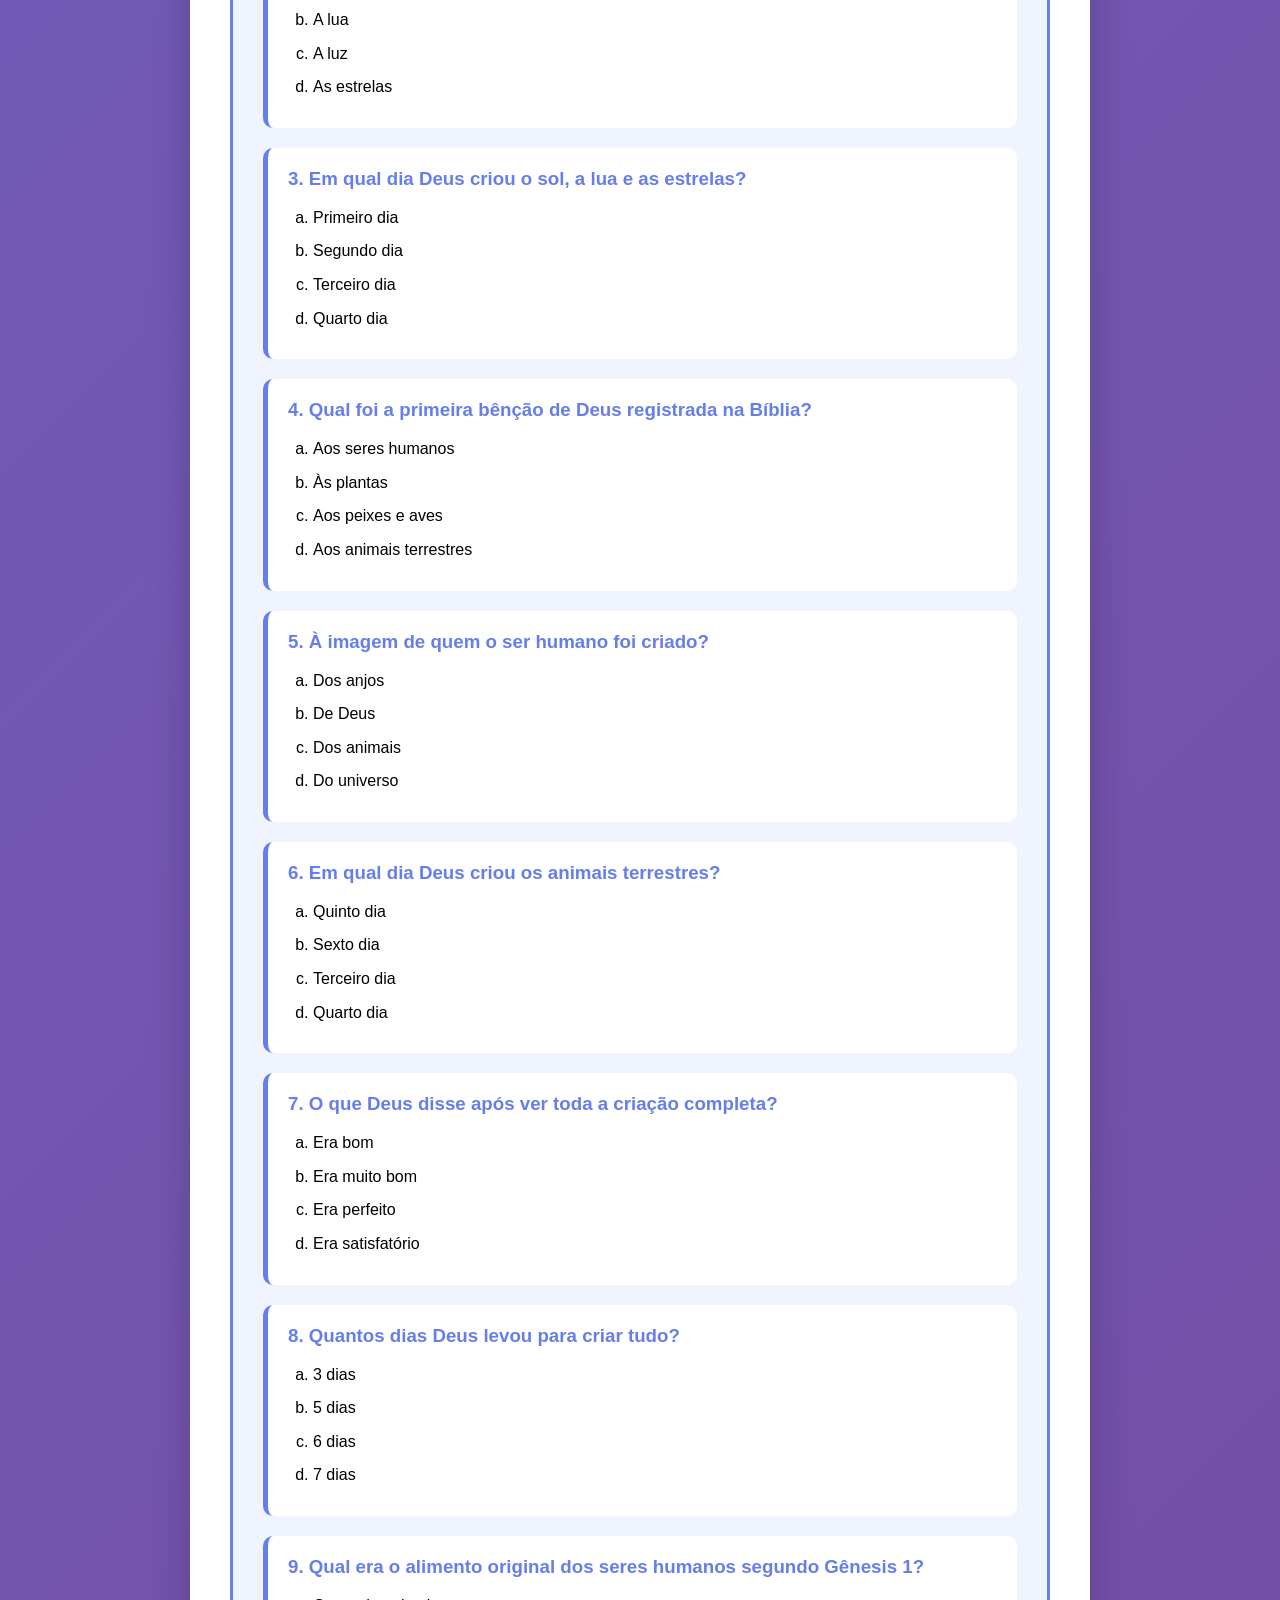
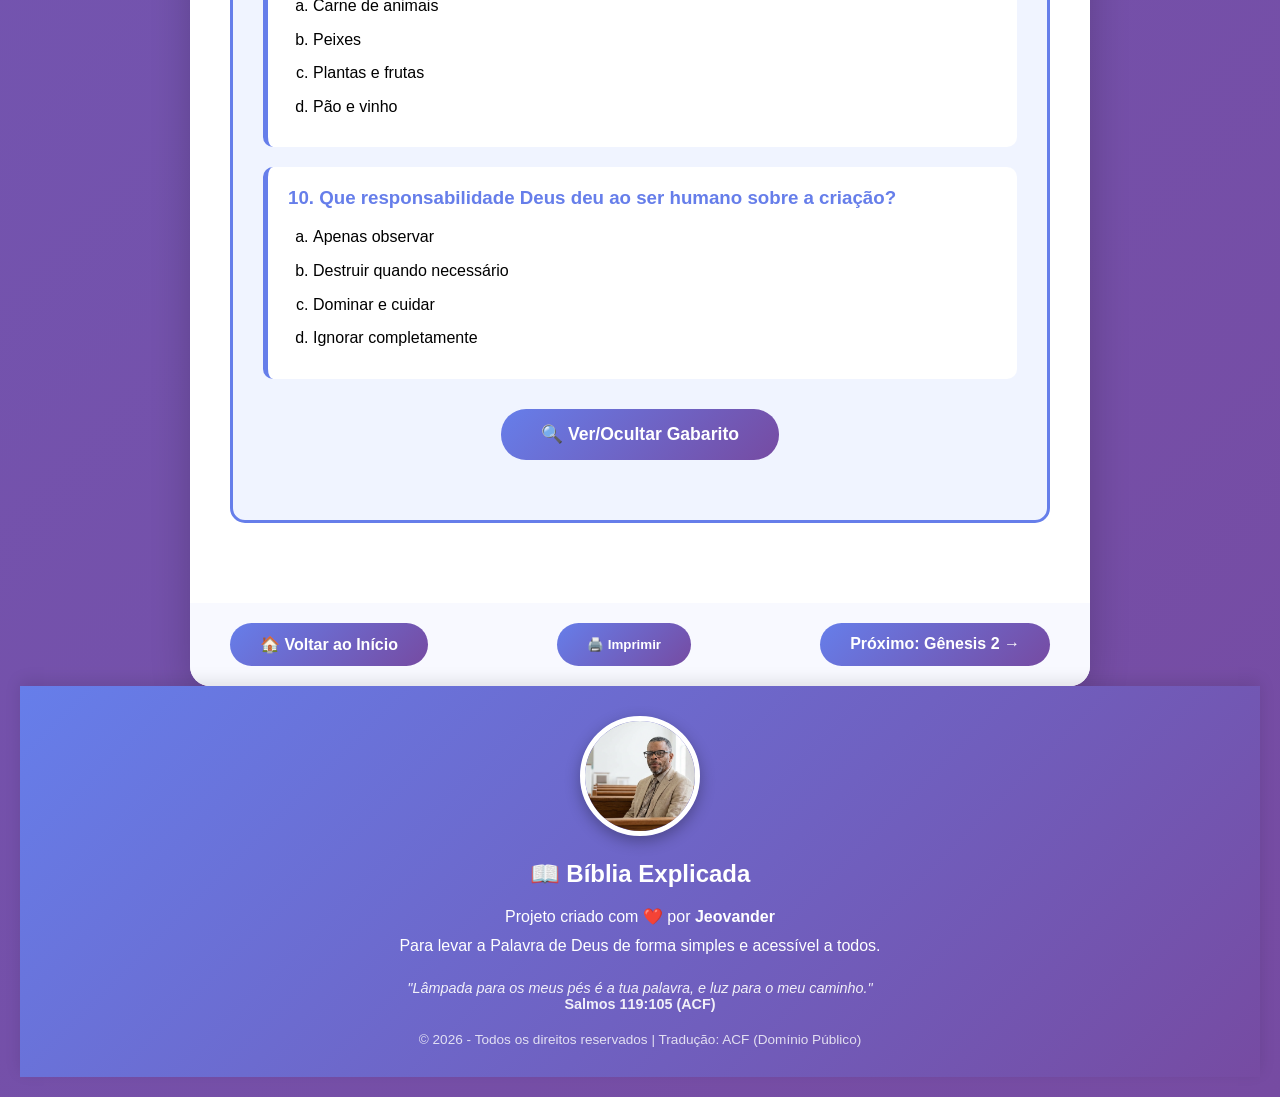
<file: genesis-1.html>
<!DOCTYPE html>
<html lang="pt-BR">
<head>
    <meta charset="UTF-8">
    <meta name="viewport" content="width=device-width, initial-scale=1.0">
    <title>Gênesis 1 - Bíblia Explicada</title>
    <style>
        * {
            margin: 0;
            padding: 0;
            box-sizing: border-box;
        }

        body {
            font-family: 'Segoe UI', Tahoma, Geneva, Verdana, sans-serif;
            background: linear-gradient(135deg, #667eea 0%, #764ba2 100%);
            min-height: 100vh;
            padding: 20px;
        }

        .container {
            max-width: 900px;
            margin: 0 auto;
            background: white;
            border-radius: 20px;
            box-shadow: 0 10px 40px rgba(0,0,0,0.2);
            overflow: hidden;
        }

        .header {
            background: linear-gradient(135deg, #667eea 0%, #764ba2 100%);
            color: white;
            padding: 40px;
            text-align: center;
        }

        .header h1 {
            font-size: 2.5em;
            margin-bottom: 10px;
            text-shadow: 2px 2px 4px rgba(0,0,0,0.3);
        }

        .header p {
            font-size: 1.2em;
            opacity: 0.95;
        }

        .content {
            padding: 40px;
        }

        .verse {
            margin-bottom: 30px;
            padding: 20px;
            background: linear-gradient(to right, #f8f9ff, #ffffff);
            border-left: 5px solid #667eea;
            border-radius: 10px;
            transition: transform 0.3s ease, box-shadow 0.3s ease;
        }

        .verse:hover {
            transform: translateX(5px);
            box-shadow: 0 5px 15px rgba(102, 126, 234, 0.2);
        }

        .verse-number {
            display: inline-block;
            background: linear-gradient(135deg, #667eea, #764ba2);
            color: white;
            padding: 8px 15px;
            border-radius: 20px;
            font-weight: bold;
            margin-bottom: 15px;
            font-size: 0.9em;
        }

        .verse-text {
            font-size: 1.1em;
            line-height: 1.8;
            color: #333;
            margin-bottom: 15px;
        }

        .explanation {
            background: #fff9e6;
            padding: 15px;
            border-radius: 8px;
            border-left: 4px solid #ffd700;
            margin-top: 10px;
        }

        .explanation h3 {
            color: #764ba2;
            margin-bottom: 10px;
            font-size: 1.1em;
        }

        .explanation p {
            color: #555;
            line-height: 1.6;
        }

        .quiz-section {
            background: #f0f4ff;
            padding: 30px;
            margin: 40px 0;
            border-radius: 15px;
            border: 3px solid #667eea;
        }

        .quiz-section h2 {
            color: #764ba2;
            margin-bottom: 25px;
            text-align: center;
            font-size: 2em;
        }

        .question {
            background: white;
            padding: 20px;
            margin-bottom: 20px;
            border-radius: 10px;
            border-left: 5px solid #667eea;
        }

        .question h3 {
            color: #667eea;
            margin-bottom: 15px;
        }

        .question ol {
            margin-left: 25px;
        }

        .question li {
            margin-bottom: 8px;
            line-height: 1.6;
        }

        .answer {
            background: #e8f5e9;
            padding: 15px;
            margin-top: 15px;
            border-radius: 8px;
            border-left: 4px solid #4caf50;
            display: none;
        }

        .answer.show {
            display: block;
        }

        .answer strong {
            color: #2e7d32;
        }

        .btn-gabarito {
            display: block;
            margin: 30px auto;
            padding: 15px 40px;
            background: linear-gradient(135deg, #667eea, #764ba2);
            color: white;
            border: none;
            border-radius: 25px;
            font-size: 1.1em;
            font-weight: bold;
            cursor: pointer;
            transition: transform 0.3s ease, box-shadow 0.3s ease;
        }

        .btn-gabarito:hover {
            transform: translateY(-2px);
            box-shadow: 0 5px 15px rgba(102, 126, 234, 0.4);
        }

        .navigation {
            display: flex;
            justify-content: space-between;
            padding: 20px 40px;
            background: #f8f9ff;
        }

        .nav-button {
            padding: 12px 30px;
            background: linear-gradient(135deg, #667eea, #764ba2);
            color: white;
            text-decoration: none;
            border-radius: 25px;
            font-weight: bold;
            transition: transform 0.3s ease, box-shadow 0.3s ease;
        }

        .nav-button:hover {
            transform: translateY(-2px);
            box-shadow: 0 5px 15px rgba(102, 126, 234, 0.4);
        }

        @media print {
            body {
                background: white;
            }
            
            .navigation, .btn-gabarito {
                display: none;
            }
        }

        @media (max-width: 768px) {
            .header h1 {
                font-size: 2em;
            }
            
            .content {
                padding: 20px;
            }
            
            .navigation {
                flex-direction: column;
                gap: 10px;
            }
        }
    </style>
</head>
<body>
    <div class="container">
        <div class="header">
            <h1>📖 Gênesis 1</h1>
            <p>A Criação do Mundo</p>
        </div>

        <div class="content">
            <!-- Versículos 1-10 (já estão no código anterior) -->
            <div class="verse">
                <span class="verse-number">Versículo 1</span>
                <div class="verse-text">"No princípio criou Deus os céus e a terra."</div>
                <div class="explanation">
                    <h3>💡 Explicação:</h3>
                    <p>Este é o início de tudo! Deus criou absolutamente TUDO do nada. Antes disso, não havia universo, planetas, estrelas... nada! Deus é eterno e sempre existiu. Ele é o Criador de todas as coisas.</p>
                </div>
            </div>

            <div class="verse">
                <span class="verse-number">Versículo 2</span>
                <div class="verse-text">"E a terra era sem forma e vazia; e havia trevas sobre a face do abismo; e o Espírito de Deus se movia sobre a face das águas."</div>
                <div class="explanation">
                    <h3>💡 Explicação:</h3>
                    <p>A terra estava completamente vazia e escura, coberta de água. Mas o Espírito de Deus já estava ali, preparando tudo para criar a vida.</p>
                </div>
            </div>

            <div class="verse">
                <span class="verse-number">Versículo 3</span>
                <div class="verse-text">"E disse Deus: Haja luz; e houve luz."</div>
                <div class="explanation">
                    <h3>💡 Explicação:</h3>
                    <p>Deus apenas FALOU e a luz apareceu! Isso mostra o poder infinito de Deus. Ele não precisa de ferramentas - Sua palavra é suficiente para criar qualquer coisa.</p>
                </div>
            </div>

            <div class="verse">
                <span class="verse-number">Versículo 4</span>
                <div class="verse-text">"E viu Deus que era boa a luz; e fez Deus separação entre a luz e as trevas."</div>
                <div class="explanation">
                    <h3>💡 Explicação:</h3>
                    <p>Deus viu que a luz era boa e perfeita. Então Ele separou a luz da escuridão, criando ordem no universo.</p>
                </div>
            </div>

            <div class="verse">
                <span class="verse-number">Versículo 5</span>
                <div class="verse-text">"E Deus chamou à luz Dia; e às trevas chamou Noite. E foi a tarde e a manhã, o dia primeiro."</div>
                <div class="explanation">
                    <h3>💡 Explicação:</h3>
                    <p>Deus deu nomes à luz (Dia) e à escuridão (Noite), estabelecendo o ciclo de 24 horas. Este foi o primeiro dia da criação.</p>
                </div>
            </div>

            <div class="verse">
                <span class="verse-number">Versículo 6</span>
                <div class="verse-text">"E disse Deus: Haja uma expansão no meio das águas, e haja separação entre águas e águas."</div>
                <div class="explanation">
                    <h3>💡 Explicação:</h3>
                    <p>Deus criou o céu (atmosfera) para separar as águas. Algumas ficaram na terra e outras nas nuvens.</p>
                </div>
            </div>

            <div class="verse">
                <span class="verse-number">Versículo 7</span>
                <div class="verse-text">"E fez Deus a expansão, e fez separação entre as águas que estavam debaixo da expansão e as águas que estavam sobre a expansão; e assim foi."</div>
                <div class="explanation">
                    <h3>💡 Explicação:</h3>
                    <p>Deus completou a criação da atmosfera. Tudo aconteceu exatamente como Ele planejou!</p>
                </div>
            </div>

            <div class="verse">
                <span class="verse-number">Versículo 8</span>
                <div class="verse-text">"E chamou Deus à expansão Céus, e foi a tarde e a manhã, o dia segundo."</div>
                <div class="explanation">
                    <h3>💡 Explicação:</h3>
                    <p>Deus nomeou a expansão de "Céus". Este foi o segundo dia da criação.</p>
                </div>
            </div>

            <div class="verse">
                <span class="verse-number">Versículo 9</span>
                <div class="verse-text">"E disse Deus: Ajuntem-se as águas debaixo dos céus num lugar; e apareça a porção seca; e assim foi."</div>
                <div class="explanation">
                    <h3>💡 Explicação:</h3>
                    <p>Deus reuniu as águas em um só lugar (oceanos, mares) e fez aparecer a terra seca (continentes).</p>
                </div>
            </div>

            <div class="verse">
                <span class="verse-number">Versículo 10</span>
                <div class="verse-text">"E chamou Deus à porção seca Terra; e ao ajuntamento das águas chamou Mares; e viu Deus que era bom."</div>
                <div class="explanation">
                    <h3>💡 Explicação:</h3>
                    <p>Deus nomeou a parte seca de "Terra" e as águas de "Mares". Cada etapa da criação era perfeita!</p>
                </div>
            </div>

            <!-- Versículos 11-31 -->
            <div class="verse">
                <span class="verse-number">Versículo 11</span>
                <div class="verse-text">"E disse Deus: Produza a terra erva verde, erva que dê semente, árvore frutífera que dê fruto segundo a sua espécie, cuja semente esteja nela sobre a terra; e assim foi."</div>
                <div class="explanation">
                    <h3>💡 Explicação:</h3>
                    <p>Deus ordenou que a terra produzisse plantas, ervas e árvores. Cada uma com sua própria semente para se reproduzir. Deus criou um sistema perfeito de vida vegetal!</p>
                </div>
            </div>

            <div class="verse">
                <span class="verse-number">Versículo 12</span>
                <div class="verse-text">"E a terra produziu erva, erva dando semente conforme a sua espécie, e a árvore frutífera, cuja semente está nela conforme a sua espécie; e viu Deus que era bom."</div>
                <div class="explanation">
                    <h3>💡 Explicação:</h3>
                    <p>A terra obedeceu a Deus e produziu toda vegetação. Cada planta com capacidade de gerar mais plantas. Deus viu que era bom!</p>
                </div>
            </div>

            <div class="verse">
                <span class="verse-number">Versículo 13</span>
                <div class="verse-text">"E foi a tarde e a manhã, o dia terceiro."</div>
                <div class="explanation">
                    <h3>💡 Explicação:</h3>
                    <p>Fim do terceiro dia. Agora a terra tinha continentes, oceanos e vegetação. Tudo pronto para a próxima etapa!</p>
                </div>
            </div>

            <div class="verse">
                <span class="verse-number">Versículo 14</span>
                <div class="verse-text">"E disse Deus: Haja luminares na expansão dos céus, para haver separação entre o dia e a noite; e sejam eles para sinais e para tempos determinados e para dias e anos."</div>
                <div class="explanation">
                    <h3>💡 Explicação:</h3>
                    <p>Deus criou o sol, a lua e as estrelas para marcar o tempo: dias, noites, estações do ano. Tudo com propósito específico!</p>
                </div>
            </div>

            <div class="verse">
                <span class="verse-number">Versículo 15</span>
                <div class="verse-text">"E sejam para luminares na expansão dos céus, para iluminar a terra; e assim foi."</div>
                <div class="explanation">
                    <h3>💡 Explicação:</h3>
                    <p>Esses astros também servem para iluminar a terra. O sol de dia, a lua e estrelas de noite. Design perfeito de Deus!</p>
                </div>
            </div>

            <div class="verse">
                <span class="verse-number">Versículo 16</span>
                <div class="verse-text">"E fez Deus os dois grandes luminares: o luminar maior para governar o dia, e o luminar menor para governar a noite; e fez as estrelas."</div>
                <div class="explanation">
                    <h3>💡 Explicação:</h3>
                    <p>Deus criou o sol (luminar maior) e a lua (luminar menor), além de bilhões de estrelas. Que universo majestoso!</p>
                </div>
            </div>

            <div class="verse">
                <span class="verse-number">Versículo 17</span>
                <div class="verse-text">"E Deus os pôs na expansão dos céus para iluminar a terra."</div>
                <div class="explanation">
                    <h3>💡 Explicação:</h3>
                    <p>Deus colocou cada astro em sua posição exata no universo. Nada é por acaso - tudo tem seu lugar!</p>
                </div>
            </div>

            <div class="verse">
                <span class="verse-number">Versículo 18</span>
                <div class="verse-text">"E para governar o dia e a noite, e para fazer separação entre a luz e as trevas; e viu Deus que era bom."</div>
                <div class="explanation">
                    <h3>💡 Explicação:</h3>
                    <p>Os astros funcionam perfeitamente para marcar dia e noite. Deus viu que todo esse sistema era bom!</p>
                </div>
            </div>

            <div class="verse">
                <span class="verse-number">Versículo 19</span>
                <div class="verse-text">"E foi a tarde e a manhã, o dia quarto."</div>
                <div class="explanation">
                    <h3>💡 Explicação:</h3>
                    <p>Fim do quarto dia. O universo está completo e funcionando perfeitamente!</p>
                </div>
            </div>

            <div class="verse">
                <span class="verse-number">Versículo 20</span>
                <div class="verse-text">"E disse Deus: Produzam as águas abundantemente répteis de alma vivente; e voem as aves sobre a face da expansão dos céus."</div>
                <div class="explanation">
                    <h3>💡 Explicação:</h3>
                    <p>Agora Deus cria a vida animal! Primeiro os peixes e animais marinhos, depois as aves. A vida explode na criação!</p>
                </div>
            </div>

            <div class="verse">
                <span class="verse-number">Versículo 21</span>
                <div class="verse-text">"E Deus criou as grandes baleias, e todo o réptil de alma vivente que as águas abundantemente produziram conforme as suas espécies; e toda a ave de asas conforme a sua espécie; e viu Deus que era bom."</div>
                <div class="explanation">
                    <h3>💡 Explicação:</h3>
                    <p>Deus criou desde as enormes baleias até os menores peixes, e todas as aves. Cada uma segundo sua espécie. Incrível diversidade!</p>
                </div>
            </div>

            <div class="verse">
                <span class="verse-number">Versículo 22</span>
                <div class="verse-text">"E Deus os abençoou, dizendo: Frutificai e multiplicai-vos, e enchei as águas nos mares; e as aves se multipliquem na terra."</div>
                <div class="explanation">
                    <h3>💡 Explicação:</h3>
                    <p>Deus abençoou os animais e deu a eles capacidade de se reproduzir. Primeira bênção registrada na Bíblia!</p>
                </div>
            </div>

            <div class="verse">
                <span class="verse-number">Versículo 23</span>
                <div class="verse-text">"E foi a tarde e a manhã, o dia quinto."</div>
                <div class="explanation">
                    <h3>💡 Explicação:</h3>
                    <p>Fim do quinto dia. Agora mares e céus estão cheios de vida!</p>
                </div>
            </div>

            <div class="verse">
                <span class="verse-number">Versículo 24</span>
                <div class="verse-text">"E disse Deus: Produza a terra alma vivente conforme a sua espécie; gado, e répteis e feras da terra conforme a sua espécie; e assim foi."</div>
                <div class="explanation">
                    <h3>💡 Explicação:</h3>
                    <p>Agora Deus cria os animais terrestres: gado (animais domésticos), répteis e animais selvagens. Cada um com suas características!</p>
                </div>
            </div>

            <div class="verse">
                <span class="verse-number">Versículo 25</span>
                <div class="verse-text">"E fez Deus as feras da terra conforme a sua espécie, e o gado conforme a sua espécie, e todo o réptil da terra conforme a sua espécie; e viu Deus que era bom."</div>
                <div class="explanation">
                    <h3>💡 Explicação:</h3>
                    <p>Deus criou leões, elefantes, cavalos, lagartos... toda diversidade de animais terrestres. E viu que era bom!</p>
                </div>
            </div>

            <div class="verse">
                <span class="verse-number">Versículo 26</span>
                <div class="verse-text">"E disse Deus: Façamos o homem à nossa imagem, conforme a nossa semelhança; e domine sobre os peixes do mar, e sobre as aves dos céus, e sobre o gado, e sobre toda a terra, e sobre todo o réptil que se move sobre a terra."</div>
                <div class="explanation">
                    <h3>💡 Explicação:</h3>
                    <p>MOMENTO ESPECIAL! Deus cria o ser humano à Sua imagem e semelhança. Somos diferentes dos animais - temos alma, consciência, criatividade. Deus nos deu autoridade sobre toda a criação!</p>
                </div>
            </div>

            <div class="verse">
                <span class="verse-number">Versículo 27</span>
                <div class="verse-text">"E criou Deus o homem à sua imagem: à imagem de Deus o criou; homem e mulher os criou."</div>
                <div class="explanation">
                    <h3>💡 Explicação:</h3>
                    <p>Deus criou homem E mulher, ambos à Sua imagem. Ambos têm igual valor e dignidade perante Deus. Que privilégio!</p>
                </div>
            </div>

            <div class="verse">
                <span class="verse-number">Versículo 28</span>
                <div class="verse-text">"E Deus os abençoou, e Deus lhes disse: Frutificai e multiplicai-vos, e enchei a terra, e sujeitai-a; e dominai sobre os peixes do mar e sobre as aves dos céus, e sobre todo o animal que se move sobre a terra."</div>
                <div class="explanation">
                    <h3>💡 Explicação:</h3>
                    <p>Deus abençoou o ser humano e deu missões: multiplicar-se, povoar a terra e cuidar dela com responsabilidade. Somos mordomos da criação!</p>
                </div>
            </div>

            <div class="verse">
                <span class="verse-number">Versículo 29</span>
                <div class="verse-text">"E disse Deus: Eis que vos tenho dado toda a erva que dê semente, que está sobre a face de toda a terra; e toda a árvore, em que há fruto que dê semente, ser-vos-á para mantimento."</div>
                <div class="explanation">
                    <h3>💡 Explicação:</h3>
                    <p>Deus providenciou alimento para os seres humanos: plantas, frutas, grãos. Tudo planejado para nossa nutrição!</p>
                </div>
            </div>

            <div class="verse">
                <span class="verse-number">Versículo 30</span>
                <div class="verse-text">"E a todo o animal da terra, e a toda a ave dos céus, e a todo o réptil da terra, em que há alma vivente, toda a erva verde será para mantimento; e assim foi."</div>
                <div class="explanation">
                    <h3>💡 Explicação:</h3>
                    <p>Deus também providenciou alimento para todos os animais. No princípio, todos eram vegetarianos - um mundo perfeito e em harmonia!</p>
                </div>
            </div>

            <div class="verse">
                <span class="verse-number">Versículo 31</span>
                <div class="verse-text">"E viu Deus tudo quanto tinha feito, e eis que era muito bom; e foi a tarde e a manhã, o dia sexto."</div>
                <div class="explanation">
                    <h3>💡 Explicação:</h3>
                    <p>Deus olhou para TODA a criação e viu que não era apenas "bom", mas "MUITO BOM"! Tudo estava perfeito, completo e funcionando em harmonia. Fim do sexto dia - a criação está completa!</p>
                </div>
            </div>

            <!-- Seção de Perguntas -->
            <div class="quiz-section">
                <h2>📝 Perguntas para Reflexão</h2>

                <div class="question">
                    <h3>1. O que Deus criou no princípio?</h3>
                    <ol type="a">
                        <li>Apenas a terra</li>
                        <li>Os céus e a terra</li>
                        <li>Somente os animais</li>
                        <li>Apenas o ser humano</li>
                    </ol>
                    <div class="answer">
                        <strong>✅ Resposta correta: B</strong> - "No princípio criou Deus os céus e a terra" (v.1)
                    </div>
                </div>

                <div class="question">
                    <h3>2. Qual foi a primeira coisa que Deus disse para existir?</h3>
                    <ol type="a">
                        <li>O sol</li>
                        <li>A lua</li>
                        <li>A luz</li>
                        <li>As estrelas</li>
                    </ol>
                    <div class="answer">
                        <strong>✅ Resposta correta: C</strong> - "E disse Deus: Haja luz; e houve luz" (v.3)
                    </div>
                </div>

                <div class="question">
                    <h3>3. Em qual dia Deus criou o sol, a lua e as estrelas?</h3>
                    <ol type="a">
                        <li>Primeiro dia</li>
                        <li>Segundo dia</li>
                        <li>Terceiro dia</li>
                        <li>Quarto dia</li>
                    </ol>
                    <div class="answer">
                        <strong>✅ Resposta correta: D</strong> - Os luminares (sol, lua, estrelas) foram criados no quarto dia (v.14-19)
                    </div>
                </div>

                <div class="question">
                    <h3>4. Qual foi a primeira bênção de Deus registrada na Bíblia?</h3>
                    <ol type="a">
                        <li>Aos seres humanos</li>
                        <li>Às plantas</li>
                        <li>Aos peixes e aves</li>
                        <li>Aos animais terrestres</li>
                    </ol>
                    <div class="answer">
                        <strong>✅ Resposta correta: C</strong> - Deus abençoou primeiro os peixes e as aves (v.22)
                    </div>
                </div>

                <div class="question">
                    <h3>5. À imagem de quem o ser humano foi criado?</h3>
                    <ol type="a">
                        <li>Dos anjos</li>
                        <li>De Deus</li>
                        <li>Dos animais</li>
                        <li>Do universo</li>
                    </ol>
                    <div class="answer">
                        <strong>✅ Resposta correta: B</strong> - "Façamos o homem à nossa imagem, conforme a nossa semelhança" (v.26)
                    </div>
                </div>

                <div class="question">
                    <h3>6. Em qual dia Deus criou os animais terrestres?</h3>
                    <ol type="a">
                        <li>Quinto dia</li>
                        <li>Sexto dia</li>
                        <li>Terceiro dia</li>
                        <li>Quarto dia</li>
                    </ol>
                    <div class="answer">
                        <strong>✅ Resposta correta: B</strong> - Os animais terrestres foram criados no sexto dia (v.24-25)
                    </div>
                </div>

                <div class="question">
                    <h3>7. O que Deus disse após ver toda a criação completa?</h3>
                    <ol type="a">
                        <li>Era bom</li>
                        <li>Era muito bom</li>
                        <li>Era perfeito</li>
                        <li>Era satisfatório</li>
                    </ol>
                    <div class="answer">
                        <strong>✅ Resposta correta: B</strong> - "E viu Deus tudo quanto tinha feito, e eis que era muito bom" (v.31)
                    </div>
                </div>

                <div class="question">
                    <h3>8. Quantos dias Deus levou para criar tudo?</h3>
                    <ol type="a">
                        <li>3 dias</li>
                        <li>5 dias</li>
                        <li>6 dias</li>
                        <li>7 dias</li>
                    </ol>
                    <div class="answer">
                        <strong>✅ Resposta correta: C</strong> - Deus criou tudo em 6 dias (v.31)
                    </div>
                </div>

                <div class="question">
                    <h3>9. Qual era o alimento original dos seres humanos segundo Gênesis 1?</h3>
                    <ol type="a">
                        <li>Carne de animais</li>
                        <li>Peixes</li>
                        <li>Plantas e frutas</li>
                        <li>Pão e vinho</li>
                    </ol>
                    <div class="answer">
                        <strong>✅ Resposta correta: C</strong> - Deus deu plantas, frutas e grãos como alimento (v.29)
                    </div>
                </div>

                <div class="question">
                    <h3>10. Que responsabilidade Deus deu ao ser humano sobre a criação?</h3>
                    <ol type="a">
                        <li>Apenas observar</li>
                        <li>Destruir quando necessário</li>
                        <li>Dominar e cuidar</li>
                        <li>Ignorar completamente</li>
                    </ol>
                    <div class="answer">
                        <strong>✅ Resposta correta: C</strong> - "Dominai sobre os peixes do mar, aves dos céus e todo animal" (v.28)
                    </div>
                </div>

                <button class="btn-gabarito" onclick="toggleAnswers()">🔍 Ver/Ocultar Gabarito</button>
            </div>
        </div>

            <div class="navigation">
            <a href="index.html" class="nav-button">🏠 Voltar ao Início</a>
            <button onclick="window.print()" class="nav-button" style="border: none; cursor: pointer;">🖨️ Imprimir</button>
            <a href="genesis-2.html" class="nav-button">Próximo: Gênesis 2 →</a>
        </div>

        </div>

        <!-- Rodapé -->
        <footer style="background: linear-gradient(135deg, #667eea 0%, #764ba2 100%); color: white; text-align: center; padding: 30px 20px; margin-top: 0px; border-radius: 0px; box-shadow: 0 -5px 15px rgba(0,0,0,0.1);">
            <div style="margin-bottom: 20px;">
                <img src="jeovander.jpg.png" alt="Jeovander" style="width: 120px; height: 120px; border-radius: 50%; border: 5px solid white; box-shadow: 0 5px 15px rgba(0,0,0,0.3); object-fit: cover;">
            </div>
            <h3 style="margin-bottom: 15px; font-size: 1.5em;">📖 Bíblia Explicada</h3>
            <p style="margin-bottom: 10px; line-height: 1.8;">
                Projeto criado com ❤️ por <strong>Jeovander</strong><br>
                Para levar a Palavra de Deus de forma simples e acessível a todos.
            </p>
            <p style="margin-top: 20px; font-size: 0.9em; opacity: 0.9;">
                <em>"Lâmpada para os meus pés é a tua palavra, e luz para o meu caminho."</em><br>
                <strong>Salmos 119:105 (ACF)</strong>
            </p>
            <p style="margin-top: 20px; font-size: 0.85em; opacity: 0.8;">
                © 2026 - Todos os direitos reservados | Tradução: ACF (Domínio Público)
            </p>
        </footer>
    </div>

    <script>
        function toggleAnswers() {
            const answers = document.querySelectorAll('.answer');
            answers.forEach(answer => {
                answer.classList.toggle('show');
            });
        }
    </script>
</body>
</html>
</file>
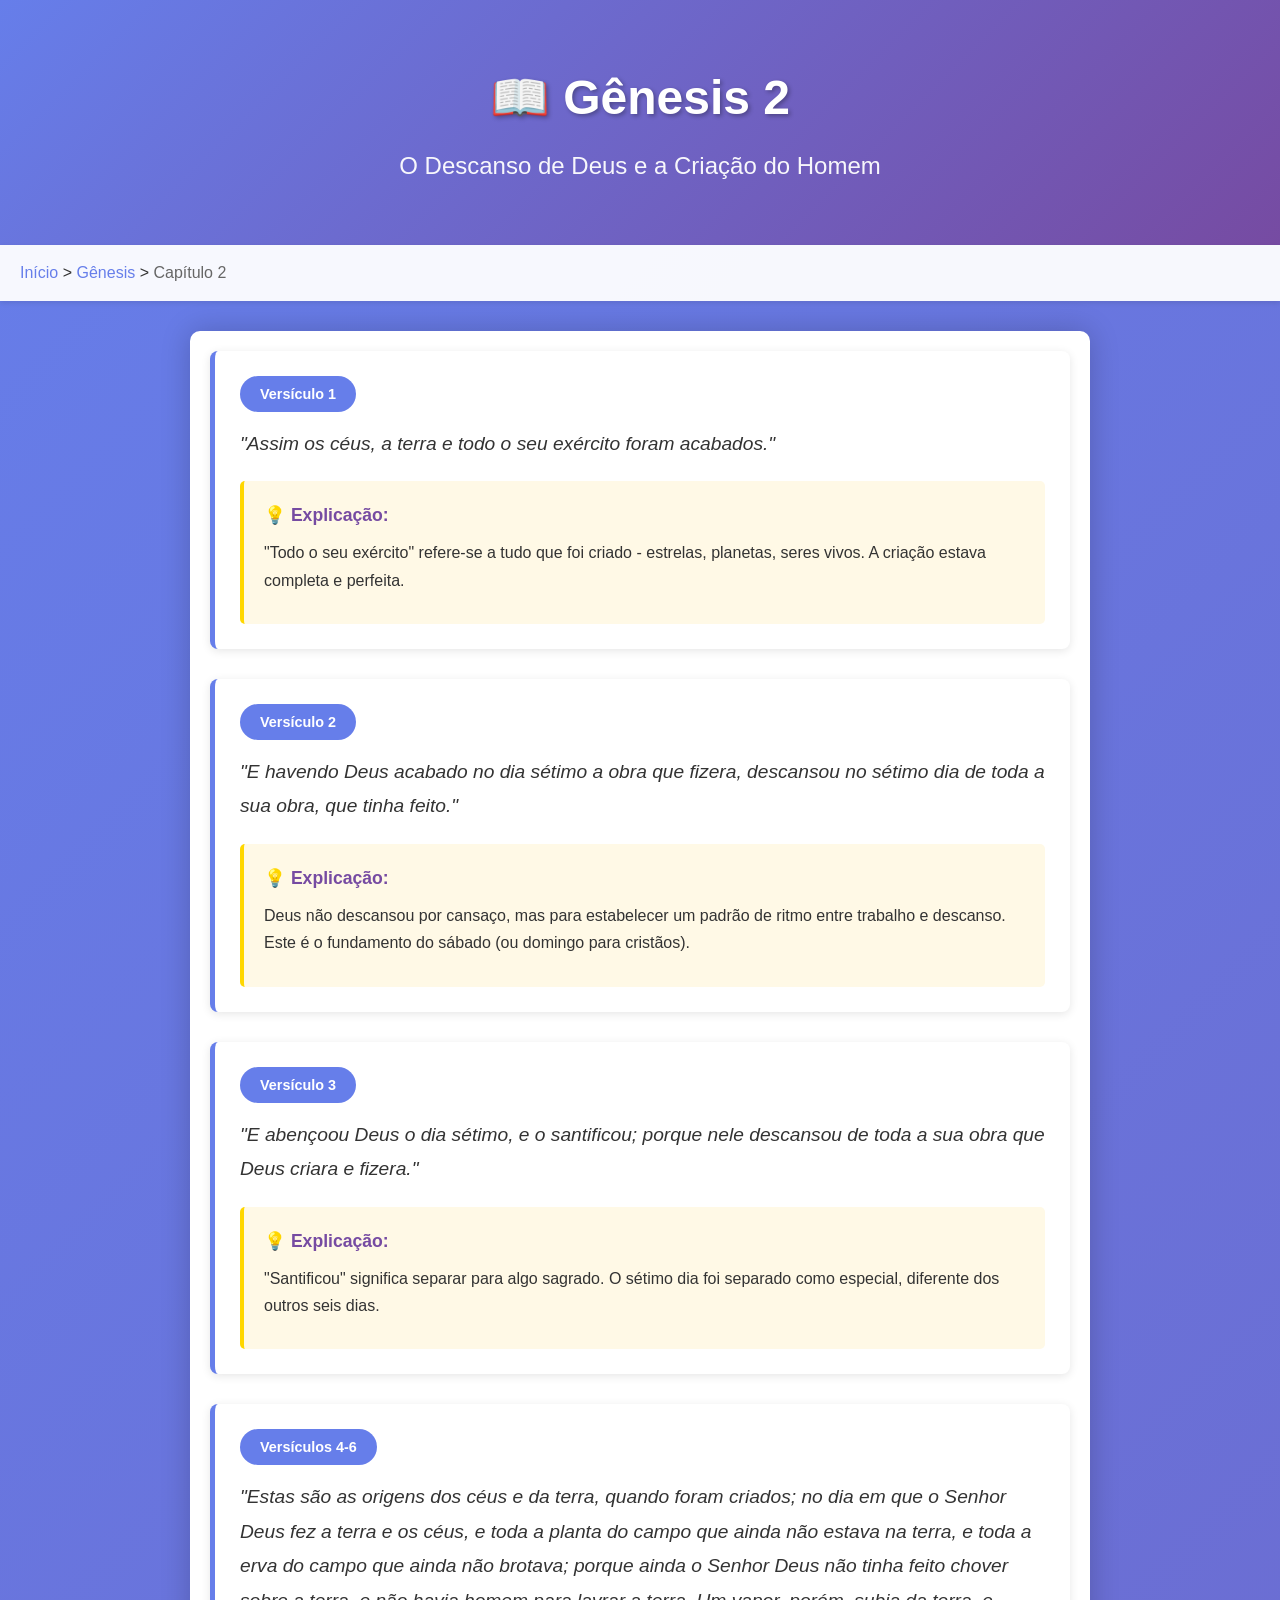
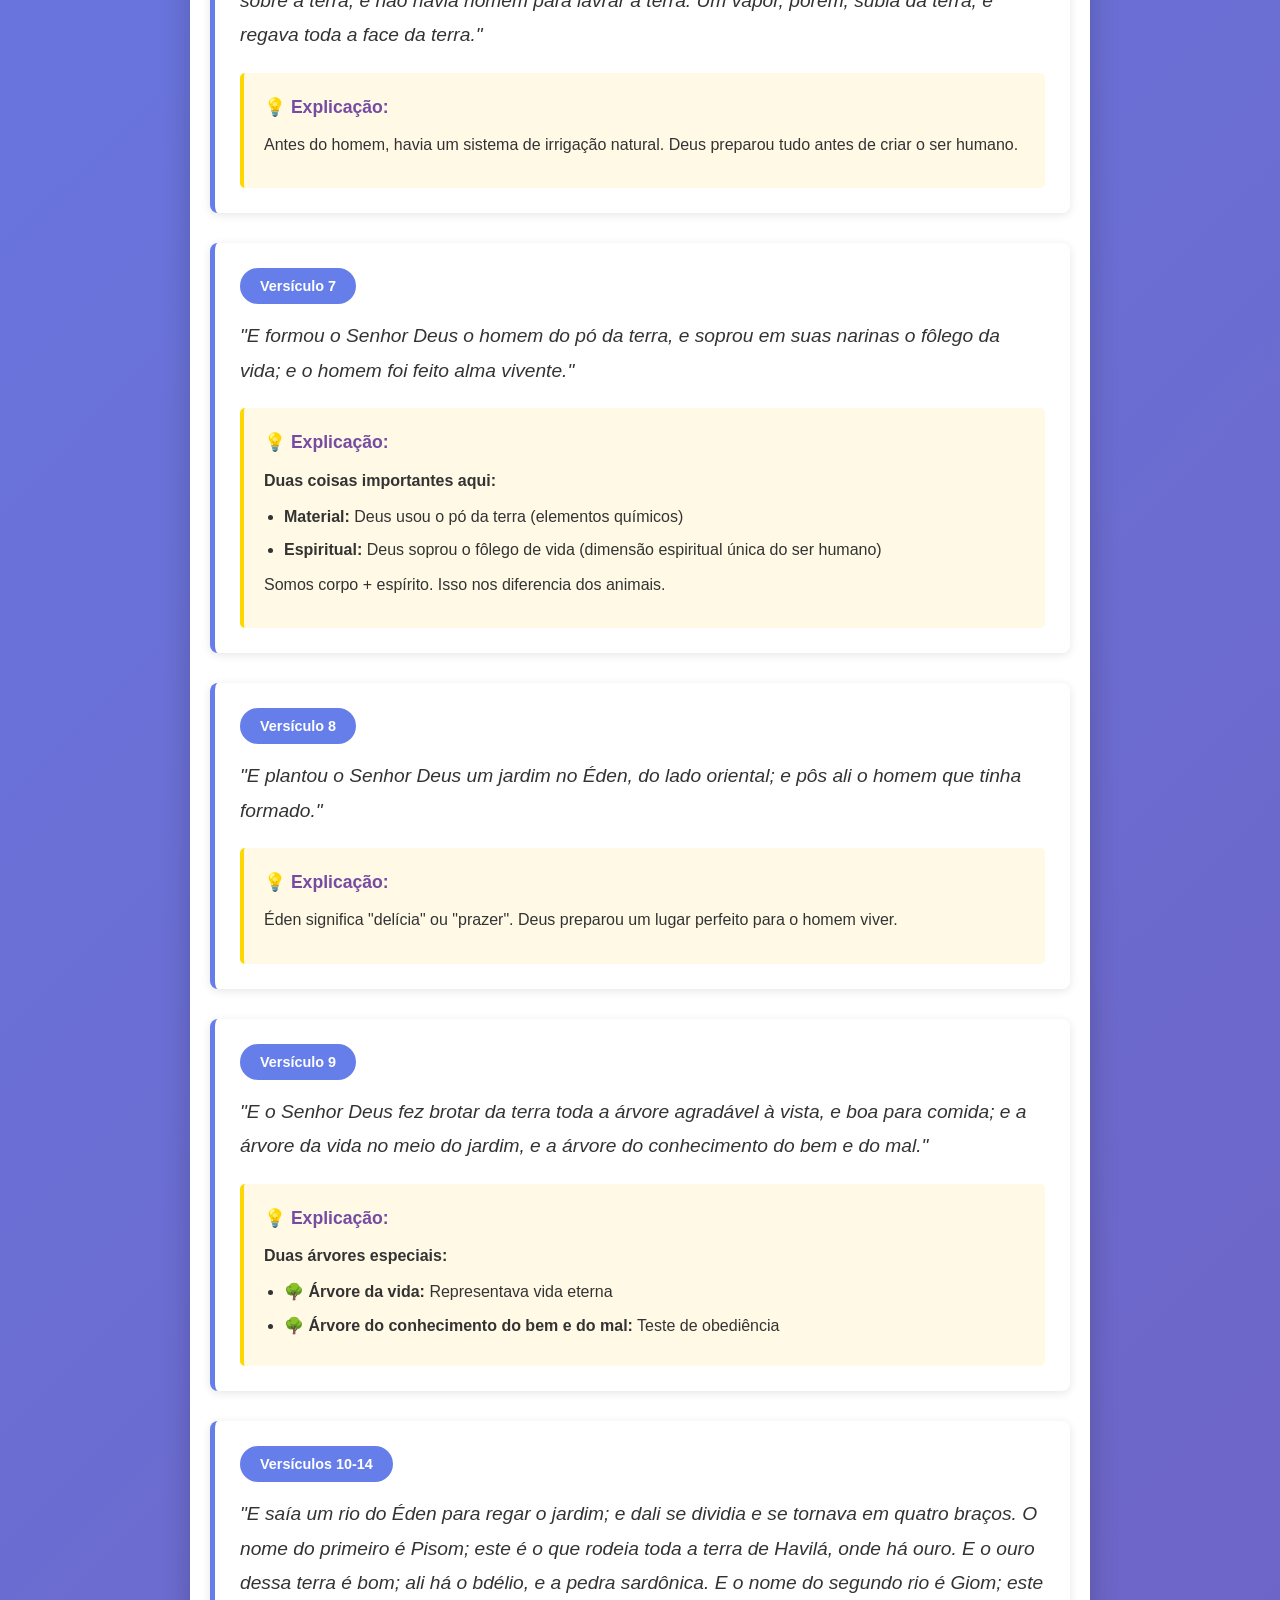
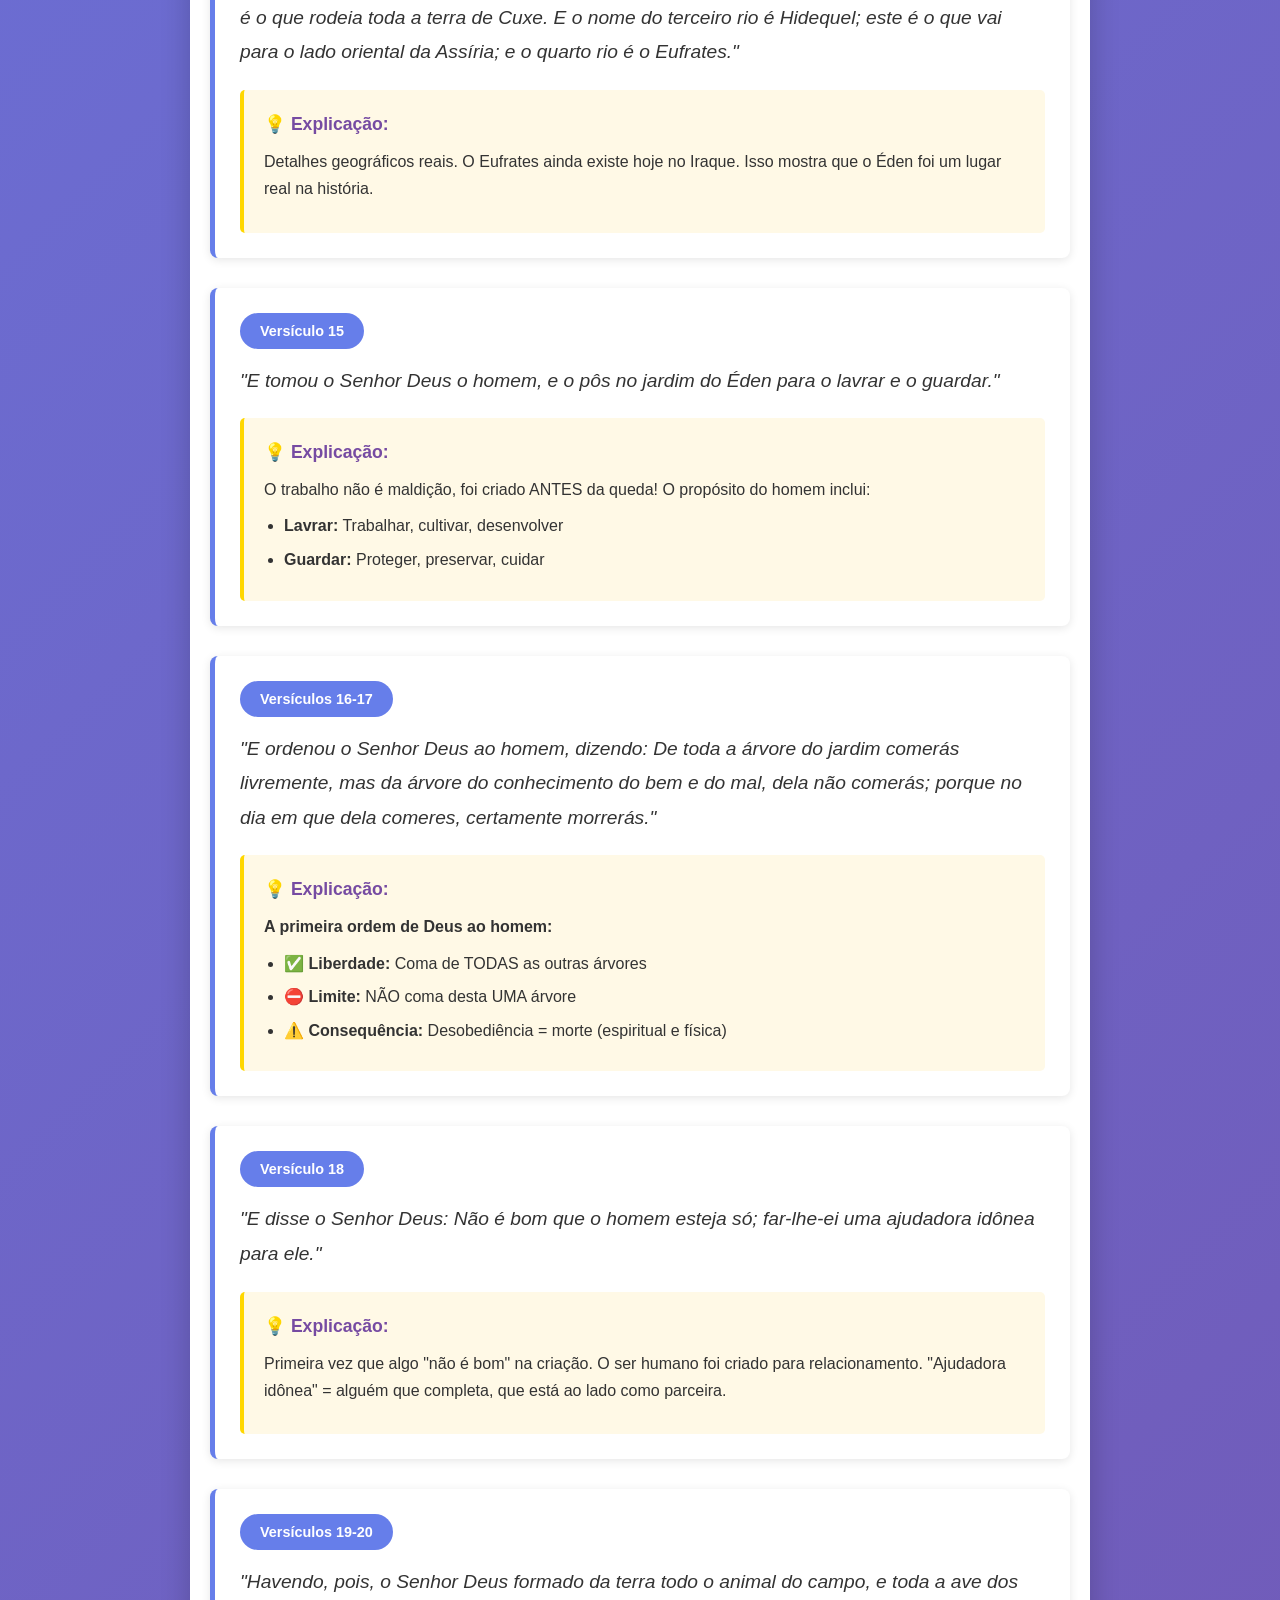
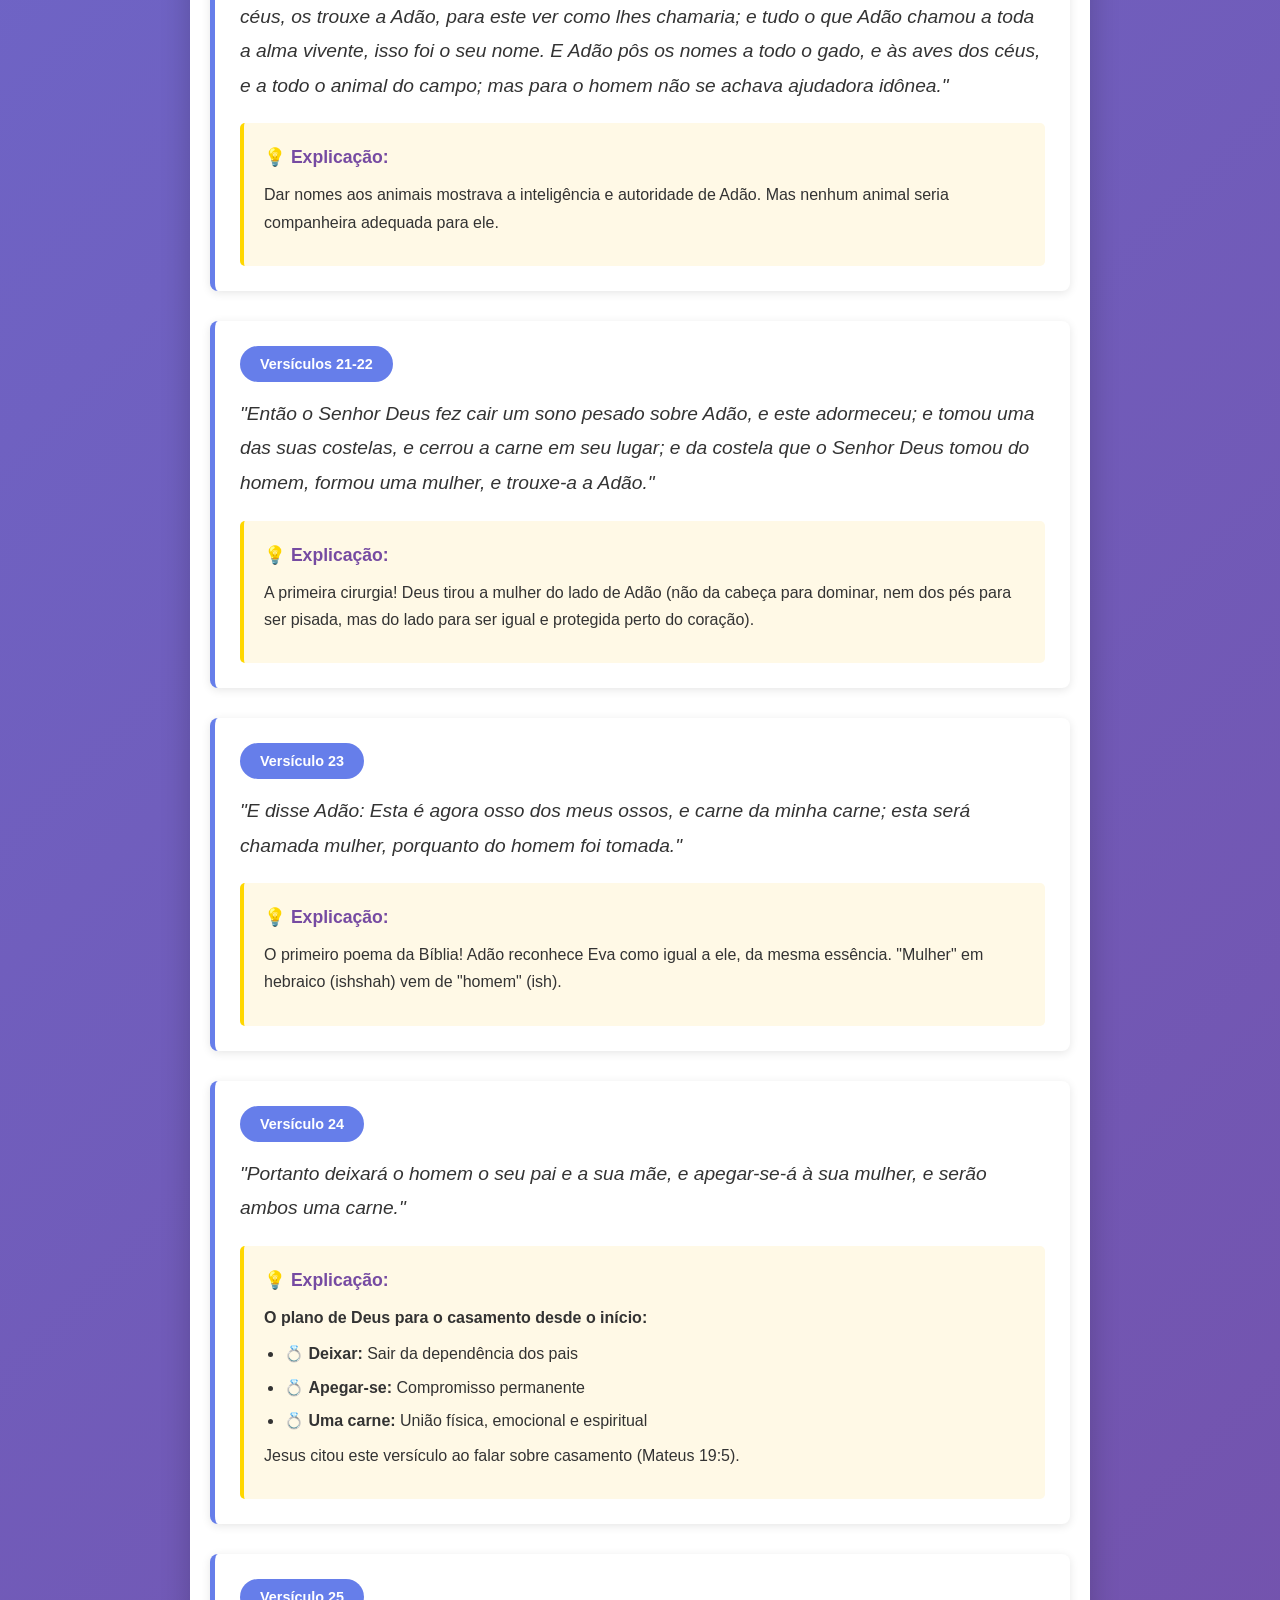
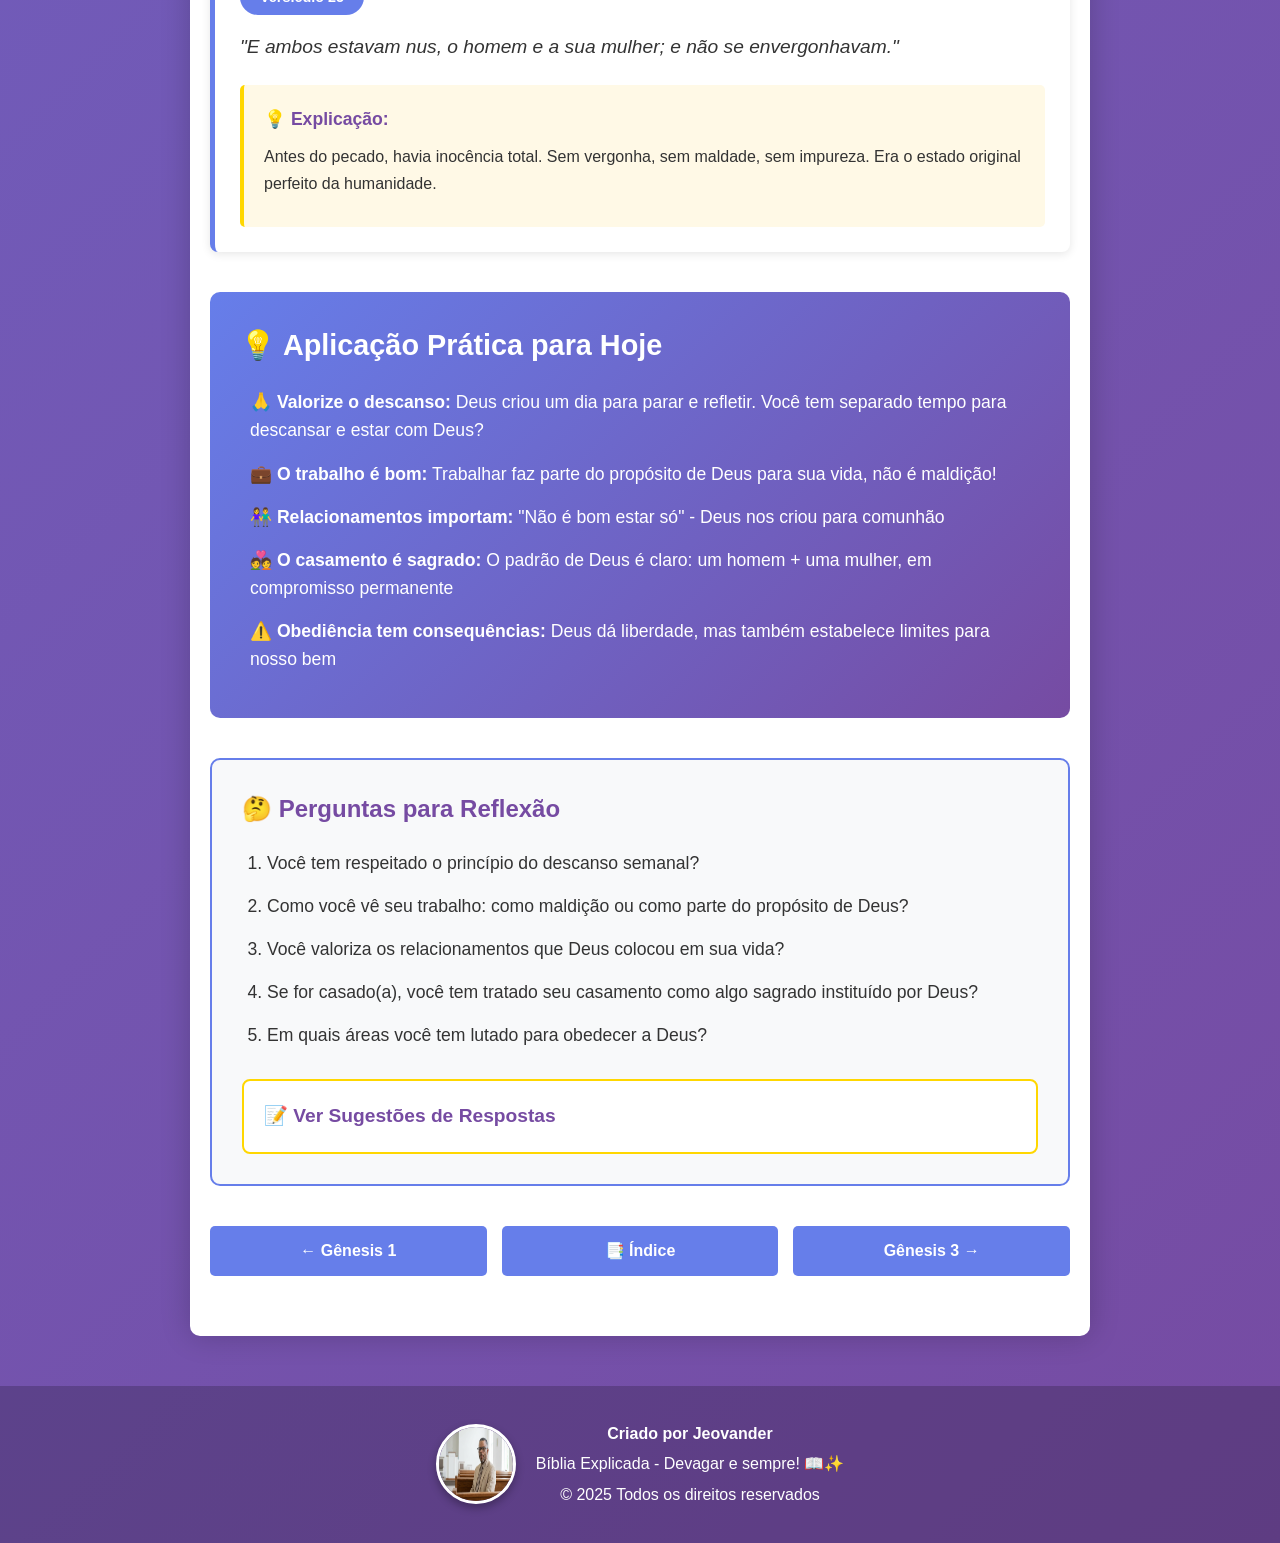
<file: genesis-2.html>
<!DOCTYPE html>
<html lang="pt-br">
<head>
    <meta charset="UTF-8">
    <meta name="viewport" content="width=device-width, initial-scale=1.0">
    <title>Gênesis 2 - O Descanso de Deus e a Criação do Homem | Bíblia Explicada</title>
    
    <meta property="og:title" content="Gênesis 2 - O Descanso de Deus e a Criação do Homem">
    <meta property="og:description" content="Estude Gênesis 2: O sétimo dia, a criação de Adão e Eva, o Jardim do Éden e o propósito do casamento.">
    <meta property="og:image" content="https://jeovander.github.io/biblia-explicada/jeovander.jpg.png">
    <meta property="og:url" content="https://jeovander.github.io/biblia-explicada/genesis-2.html">
    <meta property="og:type" content="website">
    
    <link rel="stylesheet" href="style.css">
</head>
<body>
    <header class="hero">
        <h1>📖 Gênesis 2</h1>
        <p>O Descanso de Deus e a Criação do Homem</p>
    </header>

    <nav class="breadcrumb">
        <a href="index.html">Início</a> > 
        <a href="genesis.html">Gênesis</a> > 
        <span>Capítulo 2</span>
    </nav>

    <main class="container">
        
        <div class="versiculo-card">
            <button class="versiculo-numero">Versículo 1</button>
            <p class="versiculo-texto">"Assim os céus, a terra e todo o seu exército foram acabados."</p>
            <div class="explicacao">
                <h3>💡 Explicação:</h3>
                <p>"Todo o seu exército" refere-se a tudo que foi criado - estrelas, planetas, seres vivos. A criação estava completa e perfeita.</p>
            </div>
        </div>

        <div class="versiculo-card">
            <button class="versiculo-numero">Versículo 2</button>
            <p class="versiculo-texto">"E havendo Deus acabado no dia sétimo a obra que fizera, descansou no sétimo dia de toda a sua obra, que tinha feito."</p>
            <div class="explicacao">
                <h3>💡 Explicação:</h3>
                <p>Deus não descansou por cansaço, mas para estabelecer um padrão de ritmo entre trabalho e descanso. Este é o fundamento do sábado (ou domingo para cristãos).</p>
            </div>
        </div>

        <div class="versiculo-card">
            <button class="versiculo-numero">Versículo 3</button>
            <p class="versiculo-texto">"E abençoou Deus o dia sétimo, e o santificou; porque nele descansou de toda a sua obra que Deus criara e fizera."</p>
            <div class="explicacao">
                <h3>💡 Explicação:</h3>
                <p>"Santificou" significa separar para algo sagrado. O sétimo dia foi separado como especial, diferente dos outros seis dias.</p>
            </div>
        </div>

        <div class="versiculo-card">
            <button class="versiculo-numero">Versículos 4-6</button>
            <p class="versiculo-texto">"Estas são as origens dos céus e da terra, quando foram criados; no dia em que o Senhor Deus fez a terra e os céus, e toda a planta do campo que ainda não estava na terra, e toda a erva do campo que ainda não brotava; porque ainda o Senhor Deus não tinha feito chover sobre a terra, e não havia homem para lavrar a terra. Um vapor, porém, subia da terra, e regava toda a face da terra."</p>
            <div class="explicacao">
                <h3>💡 Explicação:</h3>
                <p>Antes do homem, havia um sistema de irrigação natural. Deus preparou tudo antes de criar o ser humano.</p>
            </div>
        </div>

        <div class="versiculo-card">
            <button class="versiculo-numero">Versículo 7</button>
            <p class="versiculo-texto">"E formou o Senhor Deus o homem do pó da terra, e soprou em suas narinas o fôlego da vida; e o homem foi feito alma vivente."</p>
            <div class="explicacao">
                <h3>💡 Explicação:</h3>
                <p><strong>Duas coisas importantes aqui:</strong></p>
                <ul>
                    <li><strong>Material:</strong> Deus usou o pó da terra (elementos químicos)</li>
                    <li><strong>Espiritual:</strong> Deus soprou o fôlego de vida (dimensão espiritual única do ser humano)</li>
                </ul>
                <p>Somos corpo + espírito. Isso nos diferencia dos animais.</p>
            </div>
        </div>

        <div class="versiculo-card">
            <button class="versiculo-numero">Versículo 8</button>
            <p class="versiculo-texto">"E plantou o Senhor Deus um jardim no Éden, do lado oriental; e pôs ali o homem que tinha formado."</p>
            <div class="explicacao">
                <h3>💡 Explicação:</h3>
                <p>Éden significa "delícia" ou "prazer". Deus preparou um lugar perfeito para o homem viver.</p>
            </div>
        </div>

        <div class="versiculo-card">
            <button class="versiculo-numero">Versículo 9</button>
            <p class="versiculo-texto">"E o Senhor Deus fez brotar da terra toda a árvore agradável à vista, e boa para comida; e a árvore da vida no meio do jardim, e a árvore do conhecimento do bem e do mal."</p>
            <div class="explicacao">
                <h3>💡 Explicação:</h3>
                <p><strong>Duas árvores especiais:</strong></p>
                <ul>
                    <li>🌳 <strong>Árvore da vida:</strong> Representava vida eterna</li>
                    <li>🌳 <strong>Árvore do conhecimento do bem e do mal:</strong> Teste de obediência</li>
                </ul>
            </div>
        </div>

        <div class="versiculo-card">
            <button class="versiculo-numero">Versículos 10-14</button>
            <p class="versiculo-texto">"E saía um rio do Éden para regar o jardim; e dali se dividia e se tornava em quatro braços. O nome do primeiro é Pisom; este é o que rodeia toda a terra de Havilá, onde há ouro. E o ouro dessa terra é bom; ali há o bdélio, e a pedra sardônica. E o nome do segundo rio é Giom; este é o que rodeia toda a terra de Cuxe. E o nome do terceiro rio é Hidequel; este é o que vai para o lado oriental da Assíria; e o quarto rio é o Eufrates."</p>
            <div class="explicacao">
                <h3>💡 Explicação:</h3>
                <p>Detalhes geográficos reais. O Eufrates ainda existe hoje no Iraque. Isso mostra que o Éden foi um lugar real na história.</p>
            </div>
        </div>

        <div class="versiculo-card">
            <button class="versiculo-numero">Versículo 15</button>
            <p class="versiculo-texto">"E tomou o Senhor Deus o homem, e o pôs no jardim do Éden para o lavrar e o guardar."</p>
            <div class="explicacao">
                <h3>💡 Explicação:</h3>
                <p>O trabalho não é maldição, foi criado ANTES da queda! O propósito do homem inclui:</p>
                <ul>
                    <li><strong>Lavrar:</strong> Trabalhar, cultivar, desenvolver</li>
                    <li><strong>Guardar:</strong> Proteger, preservar, cuidar</li>
                </ul>
            </div>
        </div>

        <div class="versiculo-card">
            <button class="versiculo-numero">Versículos 16-17</button>
            <p class="versiculo-texto">"E ordenou o Senhor Deus ao homem, dizendo: De toda a árvore do jardim comerás livremente, mas da árvore do conhecimento do bem e do mal, dela não comerás; porque no dia em que dela comeres, certamente morrerás."</p>
            <div class="explicacao">
                <h3>💡 Explicação:</h3>
                <p><strong>A primeira ordem de Deus ao homem:</strong></p>
                <ul>
                    <li>✅ <strong>Liberdade:</strong> Coma de TODAS as outras árvores</li>
                    <li>⛔ <strong>Limite:</strong> NÃO coma desta UMA árvore</li>
                    <li>⚠️ <strong>Consequência:</strong> Desobediência = morte (espiritual e física)</li>
                </ul>
            </div>
        </div>

        <div class="versiculo-card">
            <button class="versiculo-numero">Versículo 18</button>
            <p class="versiculo-texto">"E disse o Senhor Deus: Não é bom que o homem esteja só; far-lhe-ei uma ajudadora idônea para ele."</p>
            <div class="explicacao">
                <h3>💡 Explicação:</h3>
                <p>Primeira vez que algo "não é bom" na criação. O ser humano foi criado para relacionamento. "Ajudadora idônea" = alguém que completa, que está ao lado como parceira.</p>
            </div>
        </div>

        <div class="versiculo-card">
            <button class="versiculo-numero">Versículos 19-20</button>
            <p class="versiculo-texto">"Havendo, pois, o Senhor Deus formado da terra todo o animal do campo, e toda a ave dos céus, os trouxe a Adão, para este ver como lhes chamaria; e tudo o que Adão chamou a toda a alma vivente, isso foi o seu nome. E Adão pôs os nomes a todo o gado, e às aves dos céus, e a todo o animal do campo; mas para o homem não se achava ajudadora idônea."</p>
            <div class="explicacao">
                <h3>💡 Explicação:</h3>
                <p>Dar nomes aos animais mostrava a inteligência e autoridade de Adão. Mas nenhum animal seria companheira adequada para ele.</p>
            </div>
        </div>

        <div class="versiculo-card">
            <button class="versiculo-numero">Versículos 21-22</button>
            <p class="versiculo-texto">"Então o Senhor Deus fez cair um sono pesado sobre Adão, e este adormeceu; e tomou uma das suas costelas, e cerrou a carne em seu lugar; e da costela que o Senhor Deus tomou do homem, formou uma mulher, e trouxe-a a Adão."</p>
            <div class="explicacao">
                <h3>💡 Explicação:</h3>
                <p>A primeira cirurgia! Deus tirou a mulher do lado de Adão (não da cabeça para dominar, nem dos pés para ser pisada, mas do lado para ser igual e protegida perto do coração).</p>
            </div>
        </div>

        <div class="versiculo-card">
            <button class="versiculo-numero">Versículo 23</button>
            <p class="versiculo-texto">"E disse Adão: Esta é agora osso dos meus ossos, e carne da minha carne; esta será chamada mulher, porquanto do homem foi tomada."</p>
            <div class="explicacao">
                <h3>💡 Explicação:</h3>
                <p>O primeiro poema da Bíblia! Adão reconhece Eva como igual a ele, da mesma essência. "Mulher" em hebraico (ishshah) vem de "homem" (ish).</p>
            </div>
        </div>

        <div class="versiculo-card">
            <button class="versiculo-numero">Versículo 24</button>
            <p class="versiculo-texto">"Portanto deixará o homem o seu pai e a sua mãe, e apegar-se-á à sua mulher, e serão ambos uma carne."</p>
            <div class="explicacao">
                <h3>💡 Explicação:</h3>
                <p><strong>O plano de Deus para o casamento desde o início:</strong></p>
                <ul>
                    <li>💍 <strong>Deixar:</strong> Sair da dependência dos pais</li>
                    <li>💍 <strong>Apegar-se:</strong> Compromisso permanente</li>
                    <li>💍 <strong>Uma carne:</strong> União física, emocional e espiritual</li>
                </ul>
                <p>Jesus citou este versículo ao falar sobre casamento (Mateus 19:5).</p>
            </div>
        </div>

        <div class="versiculo-card">
            <button class="versiculo-numero">Versículo 25</button>
            <p class="versiculo-texto">"E ambos estavam nus, o homem e a sua mulher; e não se envergonhavam."</p>
            <div class="explicacao">
                <h3>💡 Explicação:</h3>
                <p>Antes do pecado, havia inocência total. Sem vergonha, sem maldade, sem impureza. Era o estado original perfeito da humanidade.</p>
            </div>
        </div>

        <div class="aplicacao-pratica">
            <h2>💡 Aplicação Prática para Hoje</h2>
            <ul>
                <li>🙏 <strong>Valorize o descanso:</strong> Deus criou um dia para parar e refletir. Você tem separado tempo para descansar e estar com Deus?</li>
                <li>💼 <strong>O trabalho é bom:</strong> Trabalhar faz parte do propósito de Deus para sua vida, não é maldição!</li>
                <li>👫 <strong>Relacionamentos importam:</strong> "Não é bom estar só" - Deus nos criou para comunhão</li>
                <li>💑 <strong>O casamento é sagrado:</strong> O padrão de Deus é claro: um homem + uma mulher, em compromisso permanente</li>
                <li>⚠️ <strong>Obediência tem consequências:</strong> Deus dá liberdade, mas também estabelece limites para nosso bem</li>
            </ul>
        </div>

        <div class="perguntas-reflexao">
            <h2>🤔 Perguntas para Reflexão</h2>
            <ol>
                <li>Você tem respeitado o princípio do descanso semanal?</li>
                <li>Como você vê seu trabalho: como maldição ou como parte do propósito de Deus?</li>
                <li>Você valoriza os relacionamentos que Deus colocou em sua vida?</li>
                <li>Se for casado(a), você tem tratado seu casamento como algo sagrado instituído por Deus?</li>
                <li>Em quais áreas você tem lutado para obedecer a Deus?</li>
            </ol>
            
            <details class="gabarito">
                <summary>📝 Ver Sugestões de Respostas</summary>
                <div class="gabarito-conteudo">
                    <h3>Sugestões de Reflexão:</h3>
                    <p><strong>1. Descanso semanal:</strong> Avalie se você tem separado um dia (domingo ou sábado) para adoração, descanso e comunhão com Deus. O descanso não é preguiça, é obediência ao ritmo que Deus estabeleceu.</p>
                    
                    <p><strong>2. Trabalho:</strong> O trabalho foi criado antes do pecado! Deus trabalhou na criação e nos chamou para "lavrar e guardar". Veja seu trabalho como parte do seu propósito, não como castigo.</p>
                    
                    <p><strong>3. Relacionamentos:</strong> Deus disse "não é bom estar só". Avalie: você cultiva amizades cristãs? Participa de uma comunidade? Está isolado ou em comunhão?</p>
                    
                    <p><strong>4. Casamento:</strong> Se for casado(a): você tem tratado seu cônjuge como "osso dos seus ossos"? Tem investido tempo, amor e compromisso permanente no casamento?</p>
                    
                    <p><strong>5. Obediência:</strong> Identifique áreas onde você sabe o que Deus quer, mas tem resistido. Lembre-se: Deus dá liberdade, mas também limites para nosso bem!</p>
                </div>
            </details>
        </div>

        <div class="navegacao-capitulos">
            <a href="genesis-1.html" class="btn-nav">← Gênesis 1</a>
            <a href="index.html" class="btn-nav">📑 Índice</a>
            <a href="genesis-3.html" class="btn-nav">Gênesis 3 →</a>

        </div>

    </main>

    <footer>
        <div class="footer-content">
            <img src="jeovander.jpg.png" alt="Jeovander" class="footer-avatar">
            <div class="footer-text">
                <p><strong>Criado por Jeovander</strong></p>
                <p>Bíblia Explicada - Devagar e sempre! 📖✨</p>
                <p>&copy; 2025 Todos os direitos reservados</p>
            </div>
        </div>
    </footer>

</body>
</html>
</file>
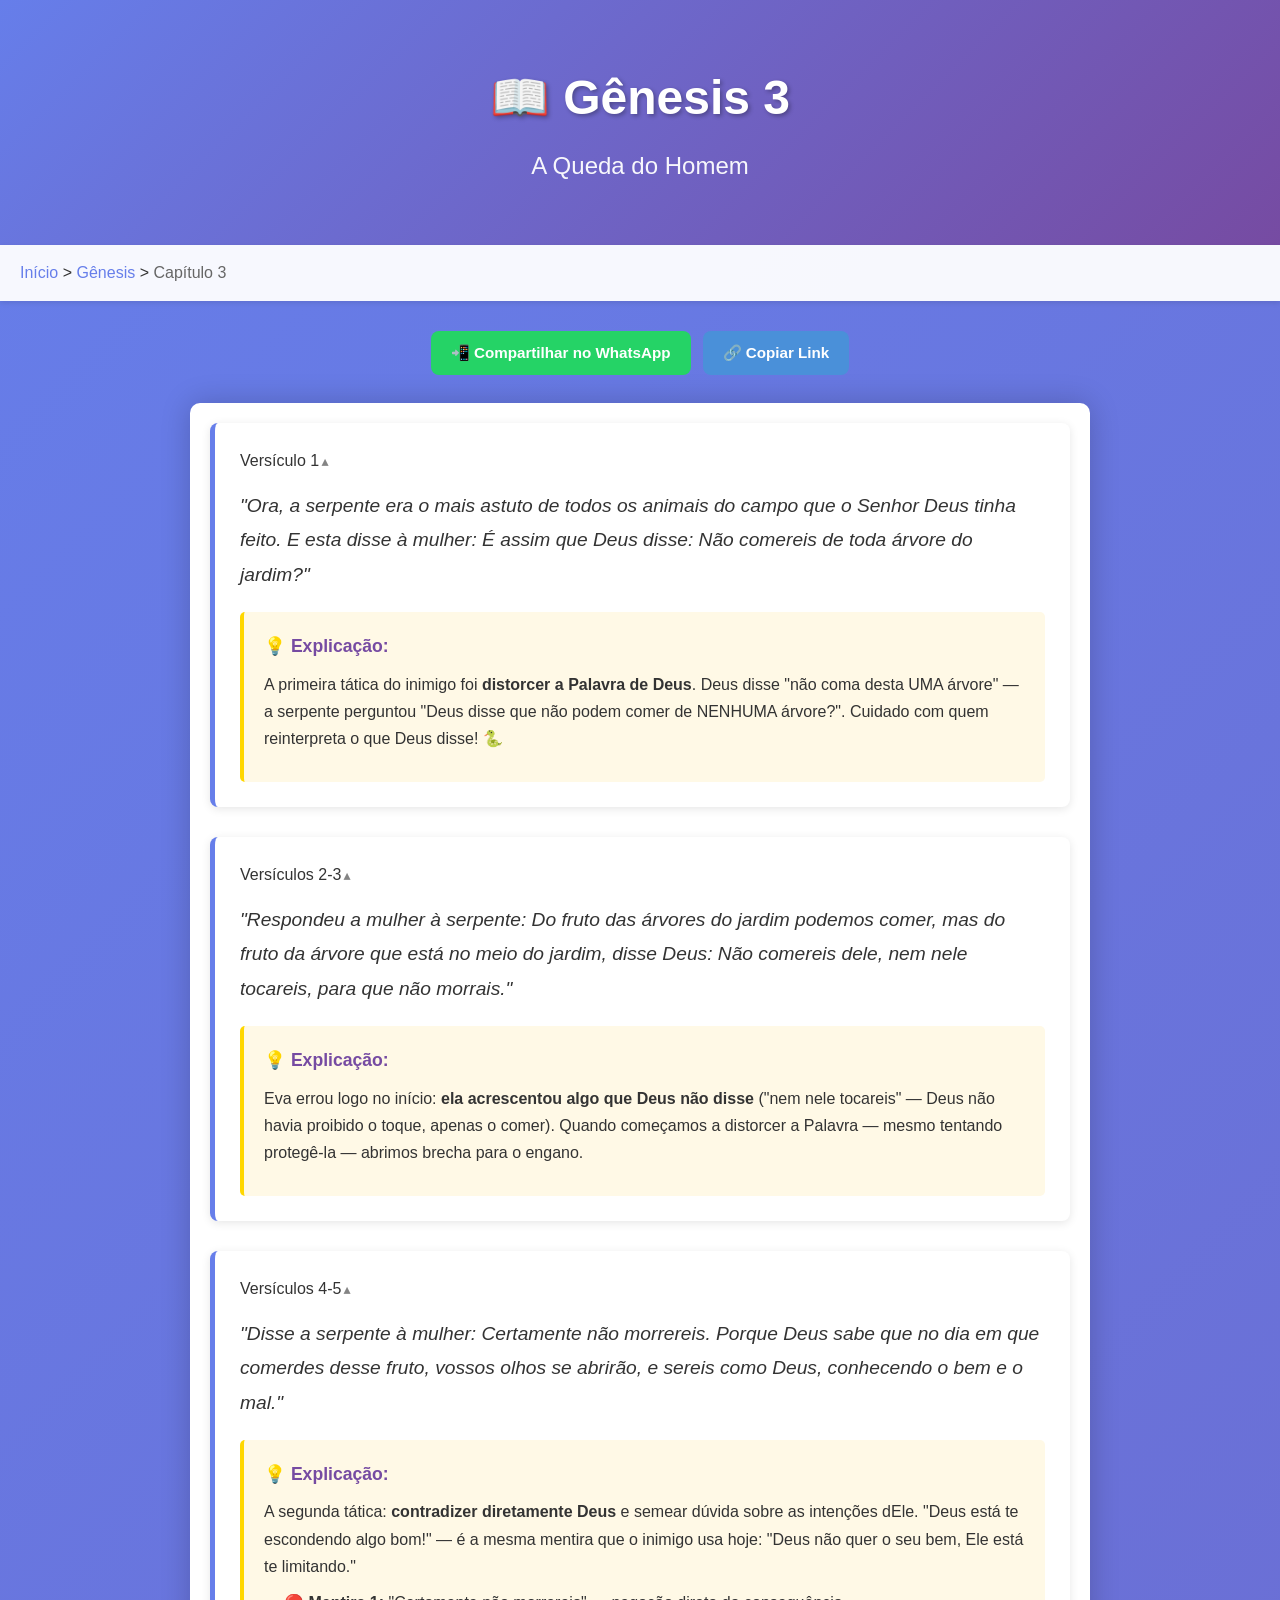
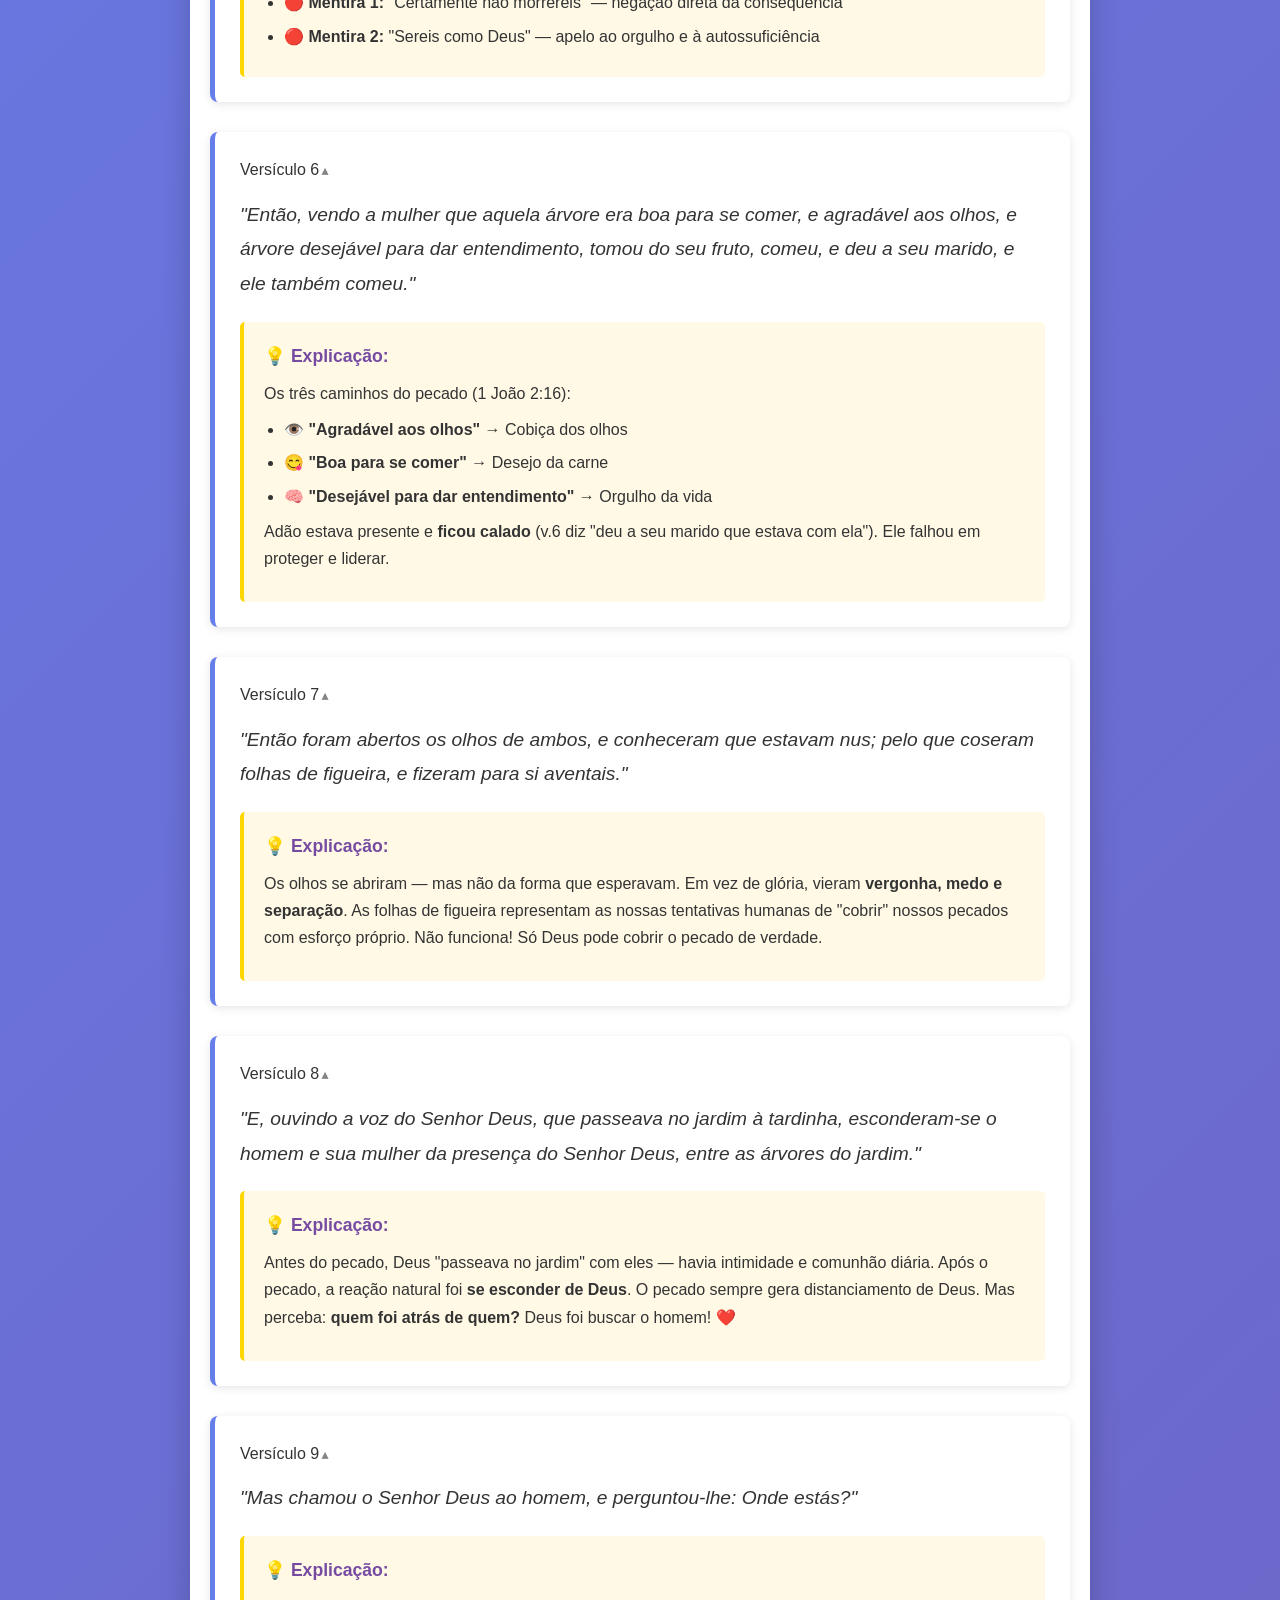
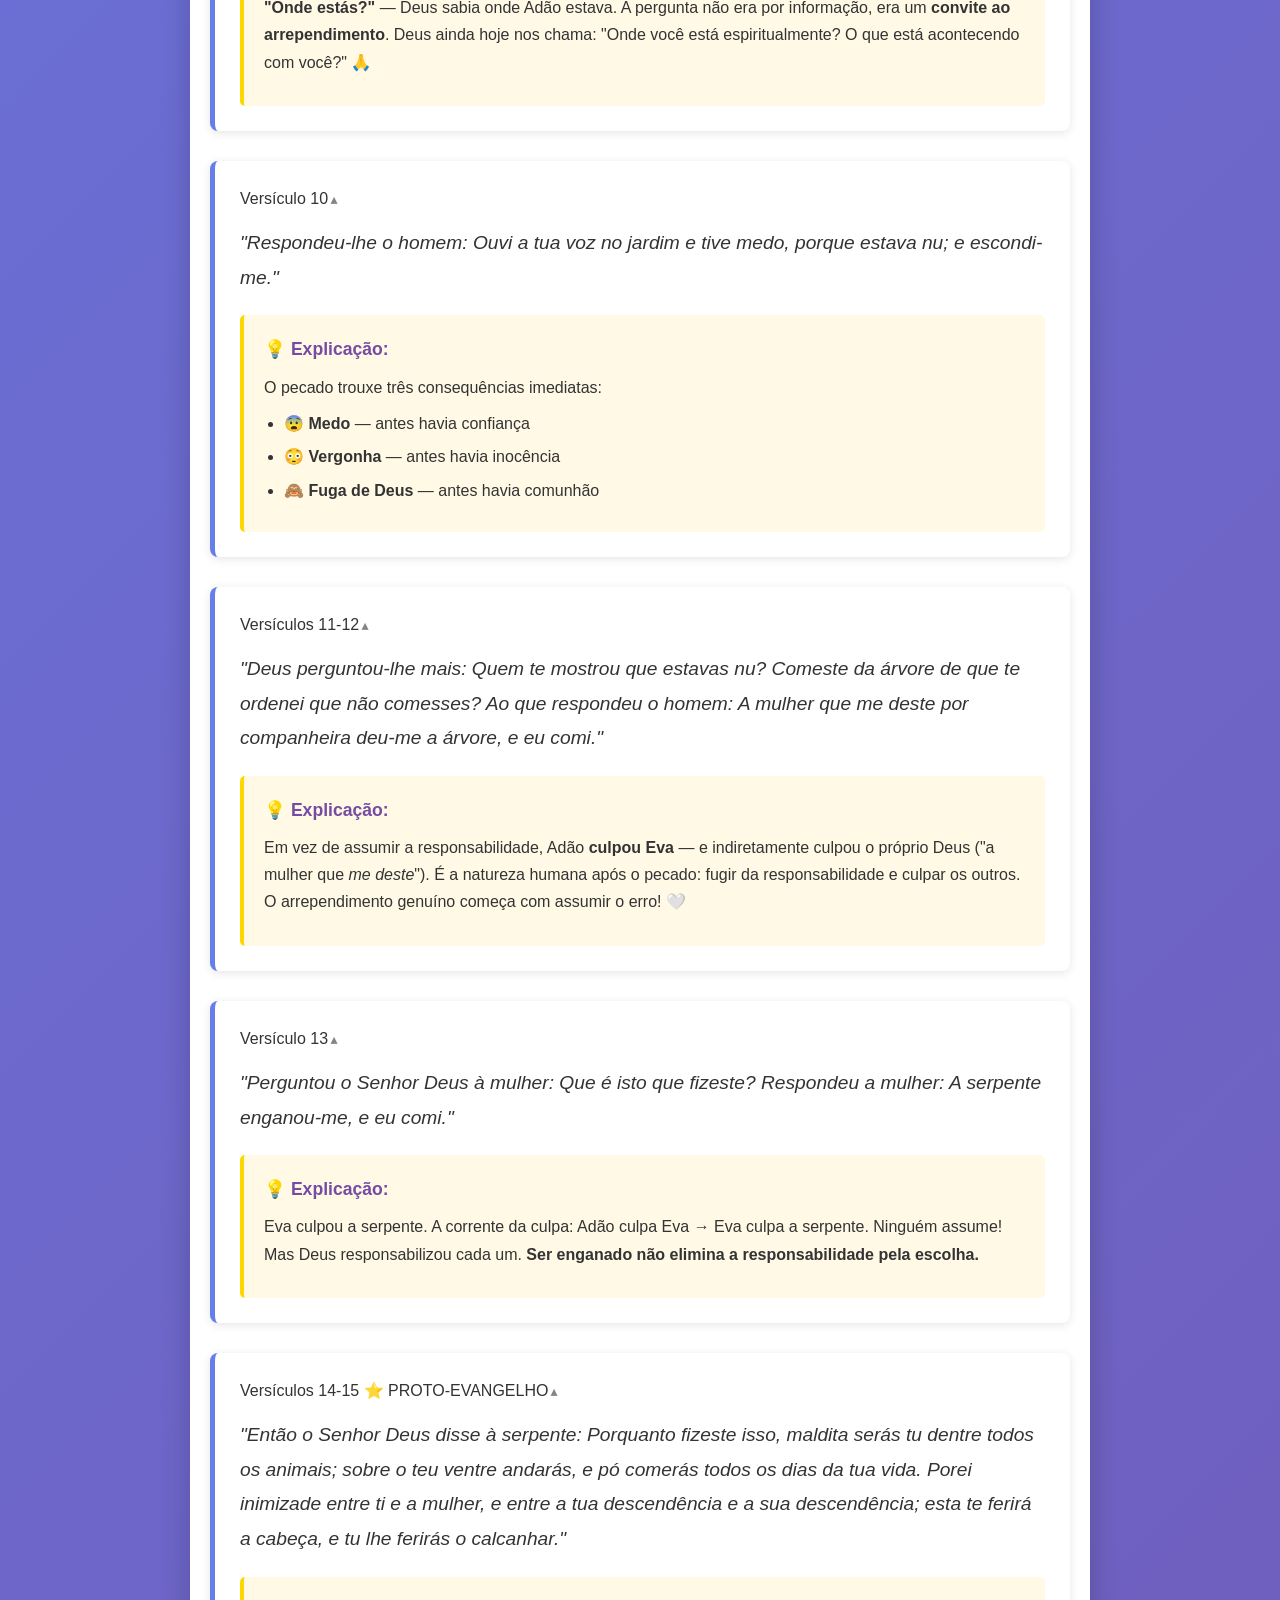
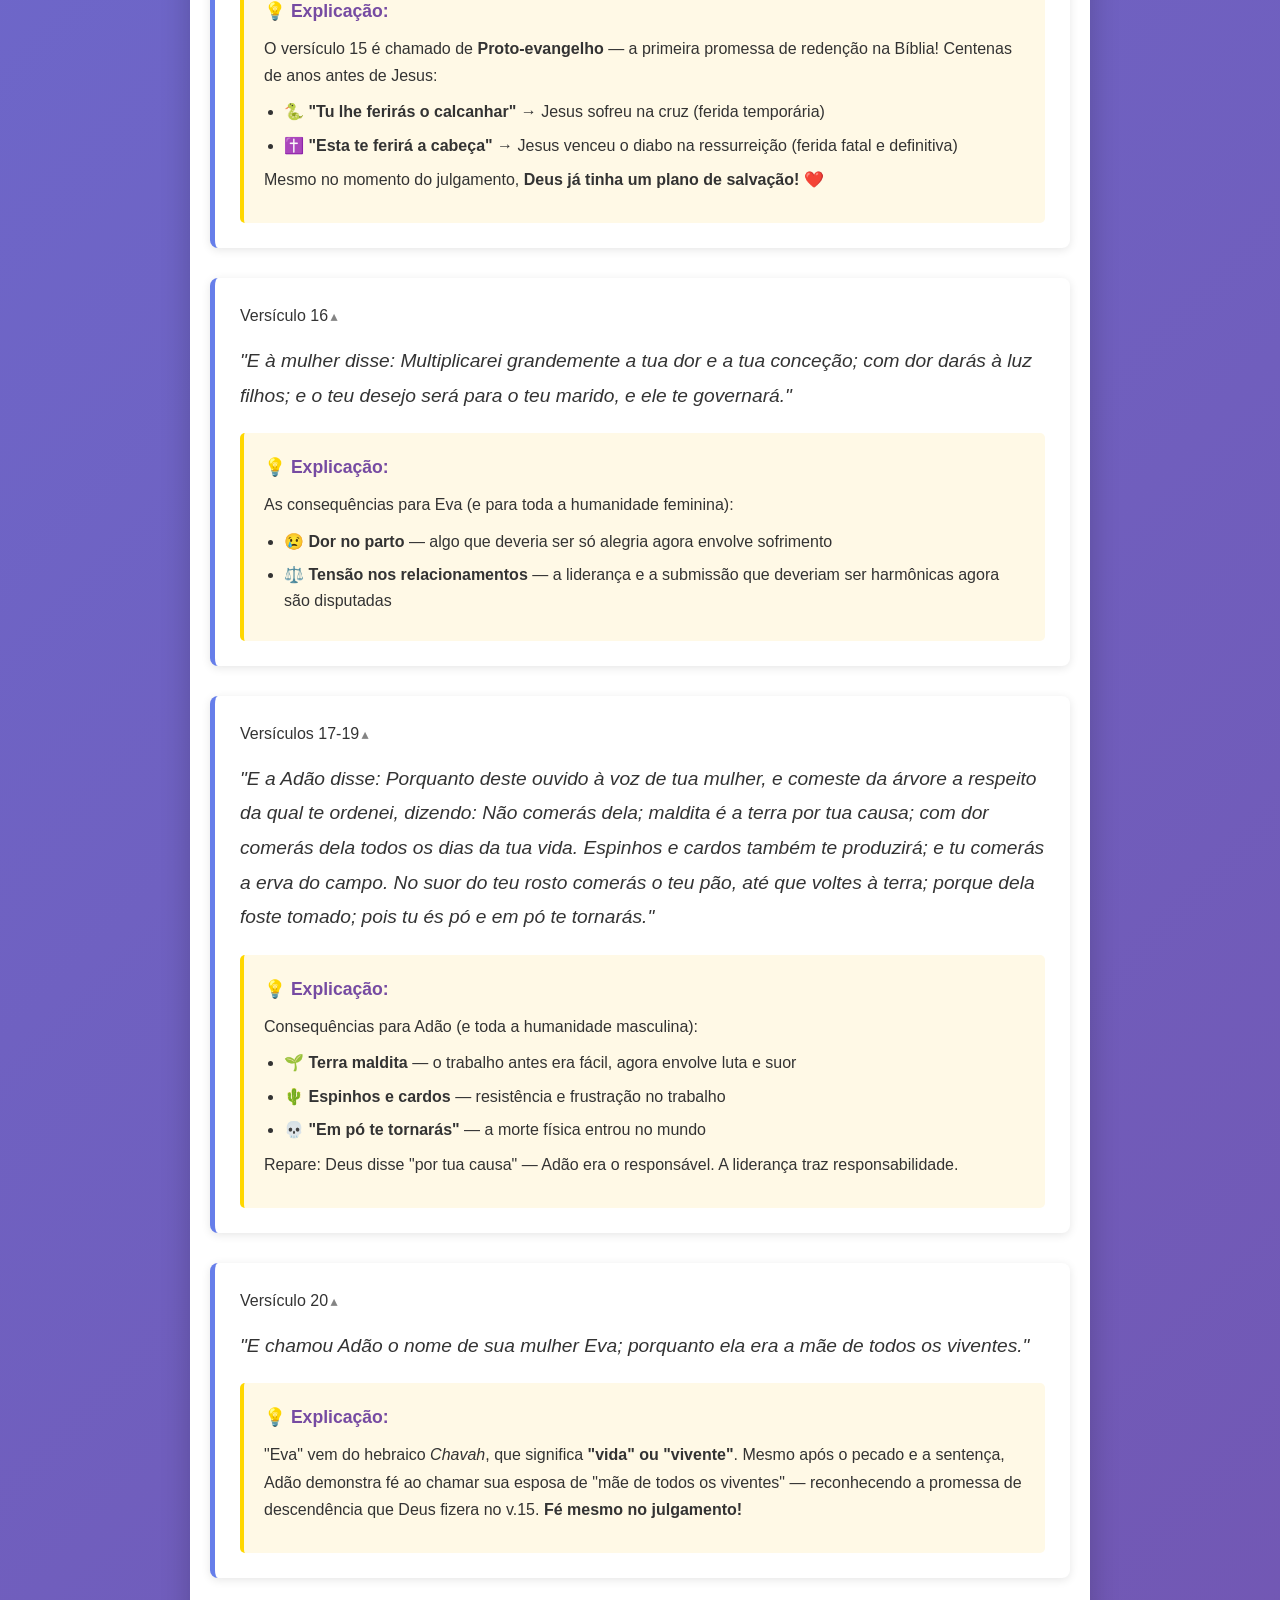
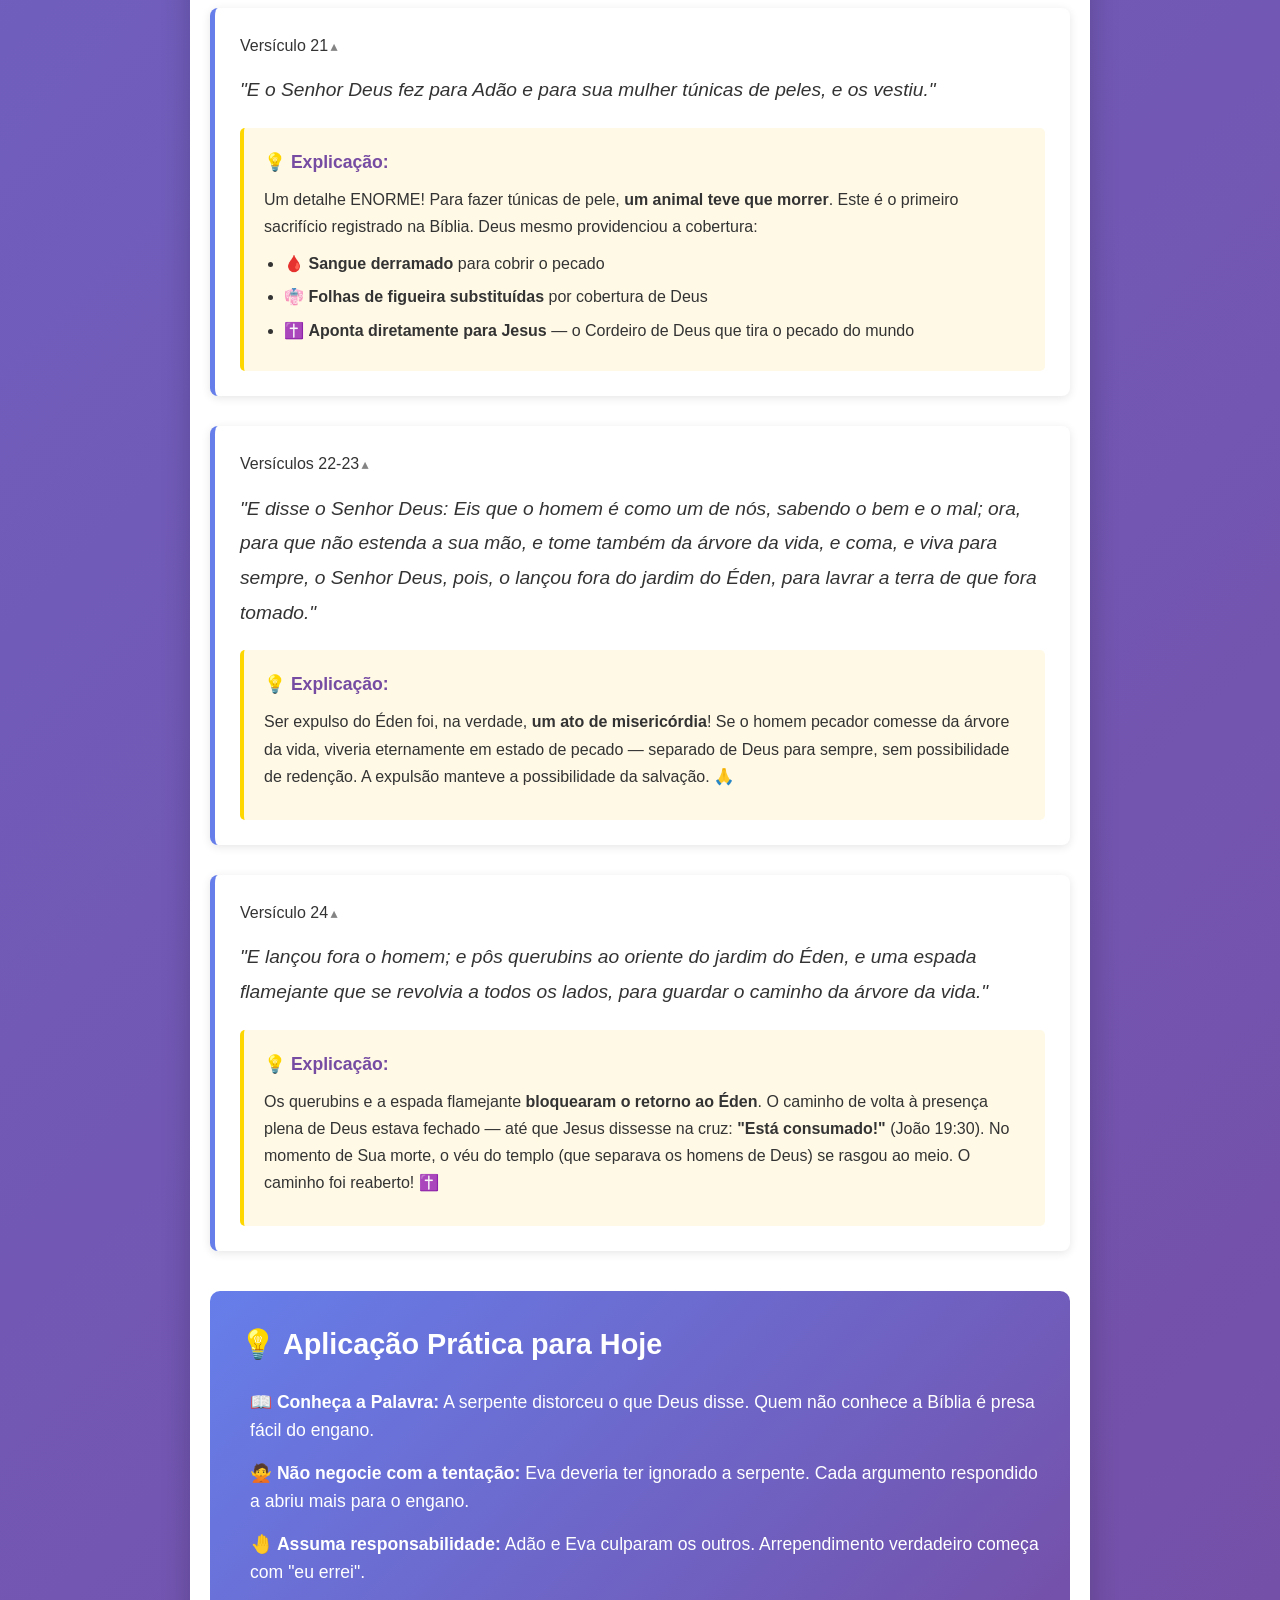
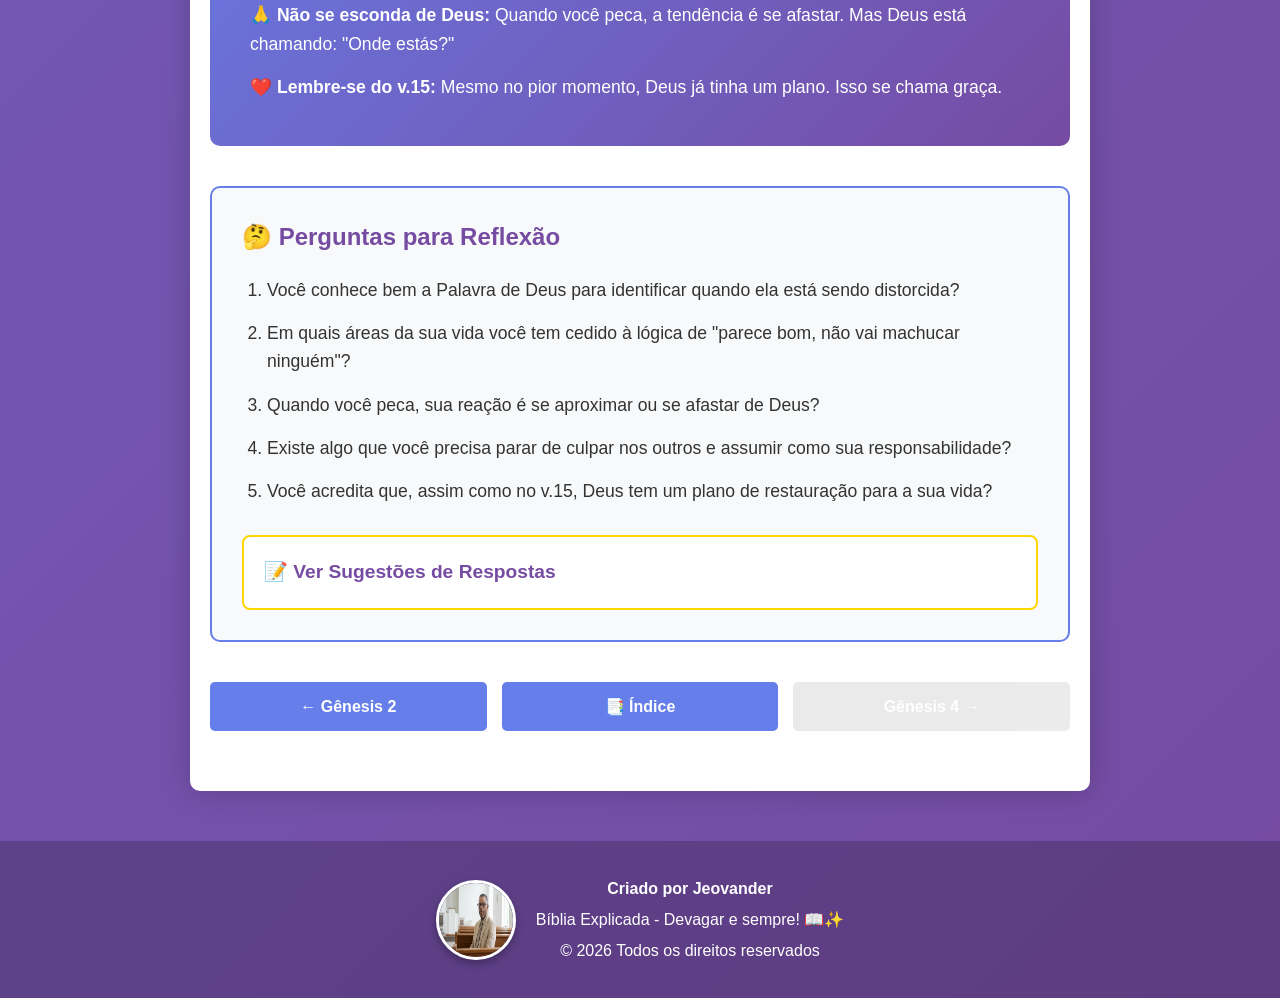
<file: genesis-3.html>
<!DOCTYPE html>
<html lang="pt-br">
<head>
    <meta charset="UTF-8">
    <meta name="viewport" content="width=device-width, initial-scale=1.0">
    <title>Gênesis 3 - A Queda do Homem | Bíblia Explicada</title>

    <!-- SEO -->
    <meta name="description" content="Estude Gênesis 3: A tentação da serpente, o pecado de Adão e Eva, as consequências da desobediência e a primeira promessa de redenção.">
    <meta name="author" content="Jeovander">
    <meta name="robots" content="index, follow">

    <!-- Open Graph -->
    <meta property="og:title" content="Gênesis 3 - A Queda do Homem">
    <meta property="og:description" content="Estude Gênesis 3: A tentação, o pecado e as consequências da desobediência de Adão e Eva.">
    <meta property="og:image" content="https://jeovander.github.io/biblia-explicada/jeovander.jpg.png">
    <meta property="og:url" content="https://jeovander.github.io/biblia-explicada/genesis-3.html">
    <meta property="og:type" content="website">

    <link rel="stylesheet" href="style.css">

    <style>
        .versiculo-numero {
            cursor: pointer;
            background: none;
            border: none;
            font: inherit;
            color: inherit;
            text-align: left;
            width: 100%;
            padding: 0;
        }

        .versiculo-numero::after {
            content: " ▼";
            font-size: 0.75em;
            opacity: 0.6;
            transition: transform 0.25s;
            display: inline-block;
        }

        .versiculo-numero.aberto::after {
            transform: rotate(-180deg);
        }

        .explicacao {
            overflow: hidden;
            transition: max-height 0.35s ease, opacity 0.3s ease;
        }

        .explicacao.fechado {
            max-height: 0;
            opacity: 0;
            pointer-events: none;
        }

        .btn-nav.disabled {
            opacity: 0.4;
            pointer-events: none;
            cursor: not-allowed;
        }

        .compartilhar {
            display: flex;
            gap: 12px;
            flex-wrap: wrap;
            margin: 28px 0;
            justify-content: center;
        }

        .btn-compartilhar {
            display: inline-flex;
            align-items: center;
            gap: 8px;
            padding: 10px 20px;
            border-radius: 8px;
            border: none;
            cursor: pointer;
            font-size: 0.95rem;
            font-weight: 600;
            text-decoration: none;
            transition: opacity 0.2s, transform 0.15s;
        }

        .btn-compartilhar:hover {
            opacity: 0.85;
            transform: translateY(-2px);
        }

        .btn-wpp  { background: #25D366; color: #fff; }
        .btn-copiar { background: #4A90D9; color: #fff; }
        .btn-copiar.copiado { background: #27ae60; }

        #toast {
            position: fixed;
            bottom: 28px;
            left: 50%;
            transform: translateX(-50%) translateY(80px);
            background: #333;
            color: #fff;
            padding: 10px 22px;
            border-radius: 24px;
            font-size: 0.9rem;
            opacity: 0;
            transition: opacity 0.3s, transform 0.3s;
            z-index: 999;
            pointer-events: none;
        }

        #toast.visivel {
            opacity: 1;
            transform: translateX(-50%) translateY(0);
        }

        #barra-progresso {
            position: fixed;
            top: 0;
            left: 0;
            height: 4px;
            width: 0%;
            background: linear-gradient(90deg, #f39c12, #e74c3c);
            z-index: 1000;
            transition: width 0.1s linear;
        }
    </style>
</head>
<body>

    <div id="barra-progresso" role="progressbar" aria-label="Progresso de leitura"></div>
    <div id="toast" aria-live="polite"></div>

    <header class="hero">
        <h1>📖 Gênesis 3</h1>
        <p>A Queda do Homem</p>
    </header>

    <nav class="breadcrumb" aria-label="Navegação estrutural">
        <a href="index.html">Início</a> >
        <a href="index.html">Gênesis</a> >
        <span aria-current="page">Capítulo 3</span>
    </nav>

    <div class="compartilhar">
        <a href="https://wa.me/?text=Estude%20G%C3%AAnesis%203%20aqui%3A%20https%3A%2F%2Fjeovander.github.io%2Fbiblia-explicada%2Fgenesis-3.html"
           target="_blank"
           rel="noopener noreferrer"
           class="btn-compartilhar btn-wpp"
           aria-label="Compartilhar no WhatsApp">
            📲 Compartilhar no WhatsApp
        </a>
        <button class="btn-compartilhar btn-copiar" id="btnCopiar" aria-label="Copiar link desta página">
            🔗 Copiar Link
        </button>
    </div>

    <main class="container">

        <!-- V1 -->
        <div class="versiculo-card">
            <button class="versiculo-numero aberto" aria-expanded="true">Versículo 1</button>
            <p class="versiculo-texto">"Ora, a serpente era o mais astuto de todos os animais do campo que o Senhor Deus tinha feito. E esta disse à mulher: É assim que Deus disse: Não comereis de toda árvore do jardim?"</p>
            <div class="explicacao">
                <h3>💡 Explicação:</h3>
                <p>A primeira tática do inimigo foi <strong>distorcer a Palavra de Deus</strong>. Deus disse "não coma desta UMA árvore" — a serpente perguntou "Deus disse que não podem comer de NENHUMA árvore?". Cuidado com quem reinterpreta o que Deus disse! 🐍</p>
            </div>
        </div>

        <!-- V2-3 -->
        <div class="versiculo-card">
            <button class="versiculo-numero aberto" aria-expanded="true">Versículos 2-3</button>
            <p class="versiculo-texto">"Respondeu a mulher à serpente: Do fruto das árvores do jardim podemos comer, mas do fruto da árvore que está no meio do jardim, disse Deus: Não comereis dele, nem nele tocareis, para que não morrais."</p>
            <div class="explicacao">
                <h3>💡 Explicação:</h3>
                <p>Eva errou logo no início: <strong>ela acrescentou algo que Deus não disse</strong> ("nem nele tocareis" — Deus não havia proibido o toque, apenas o comer). Quando começamos a distorcer a Palavra — mesmo tentando protegê-la — abrimos brecha para o engano.</p>
            </div>
        </div>

        <!-- V4-5 -->
        <div class="versiculo-card">
            <button class="versiculo-numero aberto" aria-expanded="true">Versículos 4-5</button>
            <p class="versiculo-texto">"Disse a serpente à mulher: Certamente não morrereis. Porque Deus sabe que no dia em que comerdes desse fruto, vossos olhos se abrirão, e sereis como Deus, conhecendo o bem e o mal."</p>
            <div class="explicacao">
                <h3>💡 Explicação:</h3>
                <p>A segunda tática: <strong>contradizer diretamente Deus</strong> e semear dúvida sobre as intenções dEle. "Deus está te escondendo algo bom!" — é a mesma mentira que o inimigo usa hoje: "Deus não quer o seu bem, Ele está te limitando."</p>
                <ul>
                    <li>🔴 <strong>Mentira 1:</strong> "Certamente não morrereis" — negação direta da consequência</li>
                    <li>🔴 <strong>Mentira 2:</strong> "Sereis como Deus" — apelo ao orgulho e à autossuficiência</li>
                </ul>
            </div>
        </div>

        <!-- V6 -->
        <div class="versiculo-card">
            <button class="versiculo-numero aberto" aria-expanded="true">Versículo 6</button>
            <p class="versiculo-texto">"Então, vendo a mulher que aquela árvore era boa para se comer, e agradável aos olhos, e árvore desejável para dar entendimento, tomou do seu fruto, comeu, e deu a seu marido, e ele também comeu."</p>
            <div class="explicacao">
                <h3>💡 Explicação:</h3>
                <p>Os três caminhos do pecado (1 João 2:16):</p>
                <ul>
                    <li>👁️ <strong>"Agradável aos olhos"</strong> → Cobiça dos olhos</li>
                    <li>😋 <strong>"Boa para se comer"</strong> → Desejo da carne</li>
                    <li>🧠 <strong>"Desejável para dar entendimento"</strong> → Orgulho da vida</li>
                </ul>
                <p>Adão estava presente e <strong>ficou calado</strong> (v.6 diz "deu a seu marido que estava com ela"). Ele falhou em proteger e liderar.</p>
            </div>
        </div>

        <!-- V7 -->
        <div class="versiculo-card">
            <button class="versiculo-numero aberto" aria-expanded="true">Versículo 7</button>
            <p class="versiculo-texto">"Então foram abertos os olhos de ambos, e conheceram que estavam nus; pelo que coseram folhas de figueira, e fizeram para si aventais."</p>
            <div class="explicacao">
                <h3>💡 Explicação:</h3>
                <p>Os olhos se abriram — mas não da forma que esperavam. Em vez de glória, vieram <strong>vergonha, medo e separação</strong>. As folhas de figueira representam as nossas tentativas humanas de "cobrir" nossos pecados com esforço próprio. Não funciona! Só Deus pode cobrir o pecado de verdade.</p>
            </div>
        </div>

        <!-- V8 -->
        <div class="versiculo-card">
            <button class="versiculo-numero aberto" aria-expanded="true">Versículo 8</button>
            <p class="versiculo-texto">"E, ouvindo a voz do Senhor Deus, que passeava no jardim à tardinha, esconderam-se o homem e sua mulher da presença do Senhor Deus, entre as árvores do jardim."</p>
            <div class="explicacao">
                <h3>💡 Explicação:</h3>
                <p>Antes do pecado, Deus "passeava no jardim" com eles — havia intimidade e comunhão diária. Após o pecado, a reação natural foi <strong>se esconder de Deus</strong>. O pecado sempre gera distanciamento de Deus. Mas perceba: <strong>quem foi atrás de quem?</strong> Deus foi buscar o homem! ❤️</p>
            </div>
        </div>

        <!-- V9 -->
        <div class="versiculo-card">
            <button class="versiculo-numero aberto" aria-expanded="true">Versículo 9</button>
            <p class="versiculo-texto">"Mas chamou o Senhor Deus ao homem, e perguntou-lhe: Onde estás?"</p>
            <div class="explicacao">
                <h3>💡 Explicação:</h3>
                <p><strong>"Onde estás?"</strong> — Deus sabia onde Adão estava. A pergunta não era por informação, era um <strong>convite ao arrependimento</strong>. Deus ainda hoje nos chama: "Onde você está espiritualmente? O que está acontecendo com você?" 🙏</p>
            </div>
        </div>

        <!-- V10 -->
        <div class="versiculo-card">
            <button class="versiculo-numero aberto" aria-expanded="true">Versículo 10</button>
            <p class="versiculo-texto">"Respondeu-lhe o homem: Ouvi a tua voz no jardim e tive medo, porque estava nu; e escondi-me."</p>
            <div class="explicacao">
                <h3>💡 Explicação:</h3>
                <p>O pecado trouxe três consequências imediatas:</p>
                <ul>
                    <li>😨 <strong>Medo</strong> — antes havia confiança</li>
                    <li>😳 <strong>Vergonha</strong> — antes havia inocência</li>
                    <li>🙈 <strong>Fuga de Deus</strong> — antes havia comunhão</li>
                </ul>
            </div>
        </div>

        <!-- V11-12 -->
        <div class="versiculo-card">
            <button class="versiculo-numero aberto" aria-expanded="true">Versículos 11-12</button>
            <p class="versiculo-texto">"Deus perguntou-lhe mais: Quem te mostrou que estavas nu? Comeste da árvore de que te ordenei que não comesses? Ao que respondeu o homem: A mulher que me deste por companheira deu-me a árvore, e eu comi."</p>
            <div class="explicacao">
                <h3>💡 Explicação:</h3>
                <p>Em vez de assumir a responsabilidade, Adão <strong>culpou Eva</strong> — e indiretamente culpou o próprio Deus ("a mulher que <em>me deste</em>"). É a natureza humana após o pecado: fugir da responsabilidade e culpar os outros. O arrependimento genuíno começa com assumir o erro! 🤍</p>
            </div>
        </div>

        <!-- V13 -->
        <div class="versiculo-card">
            <button class="versiculo-numero aberto" aria-expanded="true">Versículo 13</button>
            <p class="versiculo-texto">"Perguntou o Senhor Deus à mulher: Que é isto que fizeste? Respondeu a mulher: A serpente enganou-me, e eu comi."</p>
            <div class="explicacao">
                <h3>💡 Explicação:</h3>
                <p>Eva culpou a serpente. A corrente da culpa: Adão culpa Eva → Eva culpa a serpente. Ninguém assume! Mas Deus responsabilizou cada um. <strong>Ser enganado não elimina a responsabilidade pela escolha.</strong></p>
            </div>
        </div>

        <!-- V14-15 -->
        <div class="versiculo-card">
            <button class="versiculo-numero aberto" aria-expanded="true">Versículos 14-15 ⭐ PROTO-EVANGELHO</button>
            <p class="versiculo-texto">"Então o Senhor Deus disse à serpente: Porquanto fizeste isso, maldita serás tu dentre todos os animais; sobre o teu ventre andarás, e pó comerás todos os dias da tua vida. Porei inimizade entre ti e a mulher, e entre a tua descendência e a sua descendência; esta te ferirá a cabeça, e tu lhe ferirás o calcanhar."</p>
            <div class="explicacao">
                <h3>💡 Explicação:</h3>
                <p>O versículo 15 é chamado de <strong>Proto-evangelho</strong> — a primeira promessa de redenção na Bíblia! Centenas de anos antes de Jesus:</p>
                <ul>
                    <li>🐍 <strong>"Tu lhe ferirás o calcanhar"</strong> → Jesus sofreu na cruz (ferida temporária)</li>
                    <li>✝️ <strong>"Esta te ferirá a cabeça"</strong> → Jesus venceu o diabo na ressurreição (ferida fatal e definitiva)</li>
                </ul>
                <p>Mesmo no momento do julgamento, <strong>Deus já tinha um plano de salvação!</strong> ❤️</p>
            </div>
        </div>

        <!-- V16 -->
        <div class="versiculo-card">
            <button class="versiculo-numero aberto" aria-expanded="true">Versículo 16</button>
            <p class="versiculo-texto">"E à mulher disse: Multiplicarei grandemente a tua dor e a tua conceção; com dor darás à luz filhos; e o teu desejo será para o teu marido, e ele te governará."</p>
            <div class="explicacao">
                <h3>💡 Explicação:</h3>
                <p>As consequências para Eva (e para toda a humanidade feminina):</p>
                <ul>
                    <li>😢 <strong>Dor no parto</strong> — algo que deveria ser só alegria agora envolve sofrimento</li>
                    <li>⚖️ <strong>Tensão nos relacionamentos</strong> — a liderança e a submissão que deveriam ser harmônicas agora são disputadas</li>
                </ul>
            </div>
        </div>

        <!-- V17-19 -->
        <div class="versiculo-card">
            <button class="versiculo-numero aberto" aria-expanded="true">Versículos 17-19</button>
            <p class="versiculo-texto">"E a Adão disse: Porquanto deste ouvido à voz de tua mulher, e comeste da árvore a respeito da qual te ordenei, dizendo: Não comerás dela; maldita é a terra por tua causa; com dor comerás dela todos os dias da tua vida. Espinhos e cardos também te produzirá; e tu comerás a erva do campo. No suor do teu rosto comerás o teu pão, até que voltes à terra; porque dela foste tomado; pois tu és pó e em pó te tornarás."</p>
            <div class="explicacao">
                <h3>💡 Explicação:</h3>
                <p>Consequências para Adão (e toda a humanidade masculina):</p>
                <ul>
                    <li>🌱 <strong>Terra maldita</strong> — o trabalho antes era fácil, agora envolve luta e suor</li>
                    <li>🌵 <strong>Espinhos e cardos</strong> — resistência e frustração no trabalho</li>
                    <li>💀 <strong>"Em pó te tornarás"</strong> — a morte física entrou no mundo</li>
                </ul>
                <p>Repare: Deus disse "por tua causa" — Adão era o responsável. A liderança traz responsabilidade.</p>
            </div>
        </div>

        <!-- V20 -->
        <div class="versiculo-card">
            <button class="versiculo-numero aberto" aria-expanded="true">Versículo 20</button>
            <p class="versiculo-texto">"E chamou Adão o nome de sua mulher Eva; porquanto ela era a mãe de todos os viventes."</p>
            <div class="explicacao">
                <h3>💡 Explicação:</h3>
                <p>"Eva" vem do hebraico <em>Chavah</em>, que significa <strong>"vida" ou "vivente"</strong>. Mesmo após o pecado e a sentença, Adão demonstra fé ao chamar sua esposa de "mãe de todos os viventes" — reconhecendo a promessa de descendência que Deus fizera no v.15. <strong>Fé mesmo no julgamento!</strong></p>
            </div>
        </div>

        <!-- V21 -->
        <div class="versiculo-card">
            <button class="versiculo-numero aberto" aria-expanded="true">Versículo 21</button>
            <p class="versiculo-texto">"E o Senhor Deus fez para Adão e para sua mulher túnicas de peles, e os vestiu."</p>
            <div class="explicacao">
                <h3>💡 Explicação:</h3>
                <p>Um detalhe ENORME! Para fazer túnicas de pele, <strong>um animal teve que morrer</strong>. Este é o primeiro sacrifício registrado na Bíblia. Deus mesmo providenciou a cobertura:</p>
                <ul>
                    <li>🩸 <strong>Sangue derramado</strong> para cobrir o pecado</li>
                    <li>👘 <strong>Folhas de figueira substituídas</strong> por cobertura de Deus</li>
                    <li>✝️ <strong>Aponta diretamente para Jesus</strong> — o Cordeiro de Deus que tira o pecado do mundo</li>
                </ul>
            </div>
        </div>

        <!-- V22-23 -->
        <div class="versiculo-card">
            <button class="versiculo-numero aberto" aria-expanded="true">Versículos 22-23</button>
            <p class="versiculo-texto">"E disse o Senhor Deus: Eis que o homem é como um de nós, sabendo o bem e o mal; ora, para que não estenda a sua mão, e tome também da árvore da vida, e coma, e viva para sempre, o Senhor Deus, pois, o lançou fora do jardim do Éden, para lavrar a terra de que fora tomado."</p>
            <div class="explicacao">
                <h3>💡 Explicação:</h3>
                <p>Ser expulso do Éden foi, na verdade, <strong>um ato de misericórdia</strong>! Se o homem pecador comesse da árvore da vida, viveria eternamente em estado de pecado — separado de Deus para sempre, sem possibilidade de redenção. A expulsão manteve a possibilidade da salvação. 🙏</p>
            </div>
        </div>

        <!-- V24 -->
        <div class="versiculo-card">
            <button class="versiculo-numero aberto" aria-expanded="true">Versículo 24</button>
            <p class="versiculo-texto">"E lançou fora o homem; e pôs querubins ao oriente do jardim do Éden, e uma espada flamejante que se revolvia a todos os lados, para guardar o caminho da árvore da vida."</p>
            <div class="explicacao">
                <h3>💡 Explicação:</h3>
                <p>Os querubins e a espada flamejante <strong>bloquearam o retorno ao Éden</strong>. O caminho de volta à presença plena de Deus estava fechado — até que Jesus dissesse na cruz: <strong>"Está consumado!"</strong> (João 19:30). No momento de Sua morte, o véu do templo (que separava os homens de Deus) se rasgou ao meio. O caminho foi reaberto! ✝️</p>
            </div>
        </div>

        <!-- Aplicação -->
        <div class="aplicacao-pratica">
            <h2>💡 Aplicação Prática para Hoje</h2>
            <ul>
                <li>📖 <strong>Conheça a Palavra:</strong> A serpente distorceu o que Deus disse. Quem não conhece a Bíblia é presa fácil do engano.</li>
                <li>🙅 <strong>Não negocie com a tentação:</strong> Eva deveria ter ignorado a serpente. Cada argumento respondido a abriu mais para o engano.</li>
                <li>🤚 <strong>Assuma responsabilidade:</strong> Adão e Eva culparam os outros. Arrependimento verdadeiro começa com "eu errei".</li>
                <li>🙏 <strong>Não se esconda de Deus:</strong> Quando você peca, a tendência é se afastar. Mas Deus está chamando: "Onde estás?"</li>
                <li>❤️ <strong>Lembre-se do v.15:</strong> Mesmo no pior momento, Deus já tinha um plano. Isso se chama graça.</li>
            </ul>
        </div>

        <!-- Reflexão -->
        <div class="perguntas-reflexao">
            <h2>🤔 Perguntas para Reflexão</h2>
            <ol>
                <li>Você conhece bem a Palavra de Deus para identificar quando ela está sendo distorcida?</li>
                <li>Em quais áreas da sua vida você tem cedido à lógica de "parece bom, não vai machucar ninguém"?</li>
                <li>Quando você peca, sua reação é se aproximar ou se afastar de Deus?</li>
                <li>Existe algo que você precisa parar de culpar nos outros e assumir como sua responsabilidade?</li>
                <li>Você acredita que, assim como no v.15, Deus tem um plano de restauração para a sua vida?</li>
            </ol>

            <details class="gabarito">
                <summary>📝 Ver Sugestões de Respostas</summary>
                <div class="gabarito-conteudo">
                    <h3>Sugestões de Reflexão:</h3>
                    <p><strong>1. Conhecer a Palavra:</strong> Reserve tempo diário para ler a Bíblia. Quem não conhece o original não percebe a falsificação.</p>
                    <p><strong>2. Tentações sutis:</strong> O pecado raramente aparece como "algo ruim". Quase sempre parece bom, agradável e razoável. Peça sabedoria a Deus (Tiago 1:5).</p>
                    <p><strong>3. Reação ao pecado:</strong> O arrependimento bíblico é se aproximar de Deus, não fugir dEle. 1 João 1:9 garante o perdão para quem confessa.</p>
                    <p><strong>4. Responsabilidade:</strong> Identifique uma área onde você tem transferido culpa. Assuma e leve a Deus em oração.</p>
                    <p><strong>5. Plano de Deus:</strong> A história do Éden termina em expulsão — mas a história da Bíblia termina em Apocalipse 22, com o homem de volta à presença de Deus. O plano dEle sempre vence! 🙌</p>
                </div>
            </details>
        </div>

        <!-- Navegação -->
        <div class="navegacao-capitulos">
            <a href="genesis-2.html" class="btn-nav">← Gênesis 2</a>
            <a href="index.html" class="btn-nav">📑 Índice</a>
            <span class="btn-nav disabled" aria-disabled="true">Gênesis 4 →</span>
        </div>

    </main>

    <footer>
        <div class="footer-content">
            <img src="jeovander.jpg.png" alt="Jeovander" class="footer-avatar">
            <div class="footer-text">
                <p><strong>Criado por Jeovander</strong></p>
                <p>Bíblia Explicada - Devagar e sempre! 📖✨</p>
                <p>&copy; 2026 Todos os direitos reservados</p>
            </div>
        </div>
    </footer>

    <script>
        // Toggle explicações
        document.querySelectorAll('.versiculo-numero').forEach(btn => {
            const explicacao = btn.closest('.versiculo-card').querySelector('.explicacao');
            btn.classList.add('aberto');
            btn.setAttribute('aria-expanded', 'true');

            btn.addEventListener('click', () => {
                const estaAberto = btn.classList.toggle('aberto');
                btn.setAttribute('aria-expanded', estaAberto);
                explicacao.classList.toggle('fechado', !estaAberto);
            });
        });

        // Copiar link
        document.getElementById('btnCopiar').addEventListener('click', function () {
            navigator.clipboard.writeText(window.location.href).then(() => {
                this.textContent = '✅ Link Copiado!';
                this.classList.add('copiado');
                mostrarToast('🔗 Link copiado para a área de transferência!');
                setTimeout(() => {
                    this.textContent = '🔗 Copiar Link';
                    this.classList.remove('copiado');
                }, 2500);
            }).catch(() => {
                mostrarToast('❌ Não foi possível copiar. Tente manualmente.');
            });
        });

        // Toast
        function mostrarToast(msg) {
            const toast = document.getElementById('toast');
            toast.textContent = msg;
            toast.classList.add('visivel');
            setTimeout(() => toast.classList.remove('visivel'), 3000);
        }

        // Barra de progresso
        window.addEventListener('scroll', () => {
            const doc = document.documentElement;
            const scrollTop = doc.scrollTop || document.body.scrollTop;
            const scrollHeight = doc.scrollHeight - doc.clientHeight;
            const progresso = scrollHeight > 0 ? (scrollTop / scrollHeight) * 100 : 0;
            document.getElementById('barra-progresso').style.width = progresso + '%';
        });
    </script>

</body>
</html>
</file>
<file: style.css>
/* Reset e configurações básicas */
* {
    margin: 0;
    padding: 0;
    box-sizing: border-box;
}

body {
    font-family: 'Segoe UI', Tahoma, Geneva, Verdana, sans-serif;
    line-height: 1.6;
    color: #333;
    background: linear-gradient(135deg, #667eea 0%, #764ba2 100%);
    min-height: 100vh;
}

/* Header Hero */
.hero {
    background: linear-gradient(135deg, #667eea 0%, #764ba2 100%);
    color: white;
    text-align: center;
    padding: 60px 20px;
    margin-bottom: 0;
}

.hero h1 {
    font-size: 3rem;
    margin-bottom: 10px;
    text-shadow: 2px 2px 4px rgba(0,0,0,0.3);
}

.hero p {
    font-size: 1.5rem;
    opacity: 0.95;
}

/* Breadcrumb */
.breadcrumb {
    background-color: rgba(255, 255, 255, 0.95);
    padding: 15px 20px;
    margin-bottom: 30px;
    box-shadow: 0 2px 5px rgba(0,0,0,0.1);
}

.breadcrumb a {
    color: #667eea;
    text-decoration: none;
    font-weight: 500;
}

.breadcrumb a:hover {
    text-decoration: underline;
}

.breadcrumb span {
    color: #666;
}

/* Container principal */
.container {
    max-width: 900px;
    margin: 0 auto;
    padding: 20px;
    background-color: white;
    box-shadow: 0 0 30px rgba(0,0,0,0.2);
    border-radius: 10px;
}

/* Cards de versículos */
.versiculo-card {
    background-color: #fff;
    border-left: 5px solid #667eea;
    padding: 25px;
    margin-bottom: 30px;
    border-radius: 8px;
    box-shadow: 0 2px 10px rgba(0,0,0,0.1);
}

/* Botão de número do versículo */
.versiculo-numero {
    background-color: #667eea;
    color: white;
    border: none;
    padding: 10px 20px;
    border-radius: 20px;
    font-weight: bold;
    font-size: 0.9rem;
    cursor: default;
    margin-bottom: 15px;
    display: inline-block;
}

/* Texto do versículo */
.versiculo-texto {
    font-size: 1.2rem;
    line-height: 1.8;
    color: #333;
    margin-bottom: 20px;
    font-style: italic;
}

/* Box de explicação */
.explicacao {
    background-color: #fff9e6;
    border-left: 4px solid #ffd700;
    padding: 20px;
    border-radius: 5px;
    margin-top: 15px;
}

.explicacao h3 {
    color: #764ba2;
    margin-bottom: 10px;
    font-size: 1.1rem;
}

.explicacao p {
    margin-bottom: 10px;
    line-height: 1.7;
}

.explicacao ul {
    margin-left: 20px;
    margin-top: 10px;
}

.explicacao li {
    margin-bottom: 8px;
}

/* Aplicação Prática */
.aplicacao-pratica {
    background: linear-gradient(135deg, #667eea 0%, #764ba2 100%);
    color: white;
    padding: 30px;
    border-radius: 10px;
    margin: 40px 0;
}

.aplicacao-pratica h2 {
    margin-bottom: 20px;
    font-size: 1.8rem;
}

.aplicacao-pratica ul {
    list-style: none;
}

.aplicacao-pratica li {
    margin-bottom: 15px;
    padding-left: 10px;
    font-size: 1.1rem;
    line-height: 1.6;
}

/* Perguntas para Reflexão */
.perguntas-reflexao {
    background-color: #f8f9fa;
    padding: 30px;
    border-radius: 10px;
    margin: 40px 0;
    border: 2px solid #667eea;
}

.perguntas-reflexao h2 {
    color: #764ba2;
    margin-bottom: 20px;
}

.perguntas-reflexao ol {
    margin-left: 25px;
}

.perguntas-reflexao li {
    margin-bottom: 15px;
    font-size: 1.1rem;
    line-height: 1.6;
}

/* Gabarito (expansível) */
.gabarito {
    margin-top: 30px;
    background-color: #fff;
    border: 2px solid #ffd700;
    border-radius: 8px;
    padding: 20px;
    cursor: pointer;
}

.gabarito summary {
    font-weight: bold;
    font-size: 1.2rem;
    color: #764ba2;
    cursor: pointer;
    list-style: none;
}

.gabarito summary::-webkit-details-marker {
    display: none;
}

.gabarito-conteudo {
    margin-top: 20px;
}

.gabarito-conteudo h3 {
    color: #667eea;
    margin-bottom: 15px;
}

.gabarito-conteudo p {
    margin-bottom: 15px;
    line-height: 1.7;
}

/* Navegação entre capítulos */
.navegacao-capitulos {
    display: flex;
    justify-content: space-between;
    align-items: center;
    margin: 40px 0;
    gap: 15px;
}

.btn-nav {
    background-color: #667eea;
    color: white;
    padding: 12px 25px;
    border-radius: 5px;
    text-decoration: none;
    font-weight: bold;
    transition: all 0.3s ease;
    flex: 1;
    text-align: center;
}

.btn-nav:hover {
    background-color: #764ba2;
    transform: translateY(-2px);
    box-shadow: 0 4px 8px rgba(0,0,0,0.2);
}

.btn-nav.disabled {
    background-color: #ccc;
    cursor: not-allowed;
    pointer-events: none;
}

/* Footer com foto e nome */
footer {
    text-align: center;
    padding: 30px;
    color: white;
    background-color: rgba(0,0,0,0.2);
    margin-top: 50px;
}

.footer-content {
    display: flex;
    align-items: center;
    justify-content: center;
    gap: 20px;
    flex-wrap: wrap;
}

.footer-avatar {
    width: 80px;
    height: 80px;
    border-radius: 50%;
    border: 3px solid white;
    box-shadow: 0 4px 8px rgba(0,0,0,0.3);
}

.footer-text {
    text-align: center;
}

.footer-text p {
    margin: 5px 0;
}

/* Responsivo para celular */
@media (max-width: 768px) {
    body {
        font-size: 18px;
    }
    
    .hero h1 {
        font-size: 2rem;
    }
    
    .hero p {
        font-size: 1.2rem;
    }
    
    .container {
        padding: 15px;
        border-radius: 0;
    }
    
    .versiculo-texto {
        font-size: 1.1rem;
    }
    
    .navegacao-capitulos {
        flex-direction: column;
    }
    
    .btn-nav {
        width: 100%;
    }
    
    .footer-avatar {
        width: 60px;
        height: 60px;
    }
}
</file>
